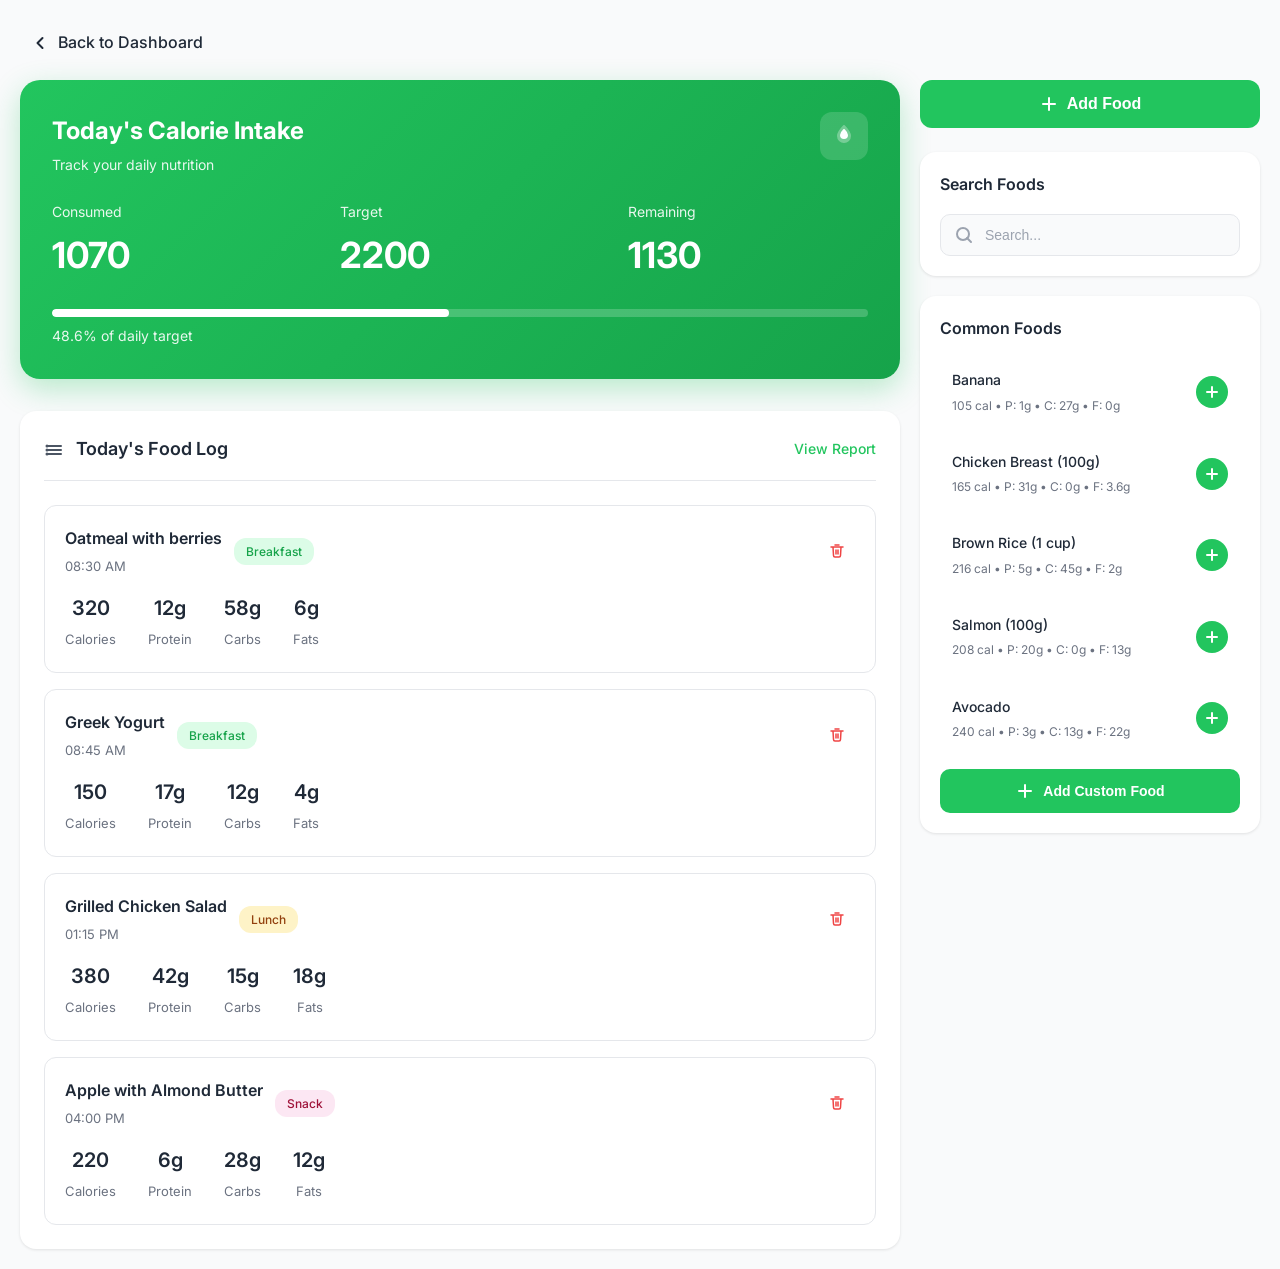
<file: food-log.html>
<!DOCTYPE html>
<html lang="en">
<head>
    <meta charset="UTF-8">
    <meta name="viewport" content="width=device-width, initial-scale=1.0">
    <title>Food Log - NutriLife</title>
    <link rel="stylesheet" href="food-log.css">
    <link rel="preconnect" href="https://fonts.googleapis.com">
    <link rel="preconnect" href="https://fonts.gstatic.com" crossorigin>
    <link href="https://fonts.googleapis.com/css2?family=Inter:wght@400;500;600;700&display=swap" rel="stylesheet">
</head>
<body>
    <div class="page-container">
        <!-- Back Navigation -->
        <div class="back-nav">
            <a href="dashboard.html" class="back-link">
                <svg class="back-arrow" width="20" height="20" viewBox="0 0 20 20" fill="none" xmlns="http://www.w3.org/2000/svg">
                    <path d="M12.5 15L7.5 10L12.5 5" stroke="#1F2937" stroke-width="2" stroke-linecap="round" stroke-linejoin="round"/>
                </svg>
                <span>Back to Dashboard</span>
            </a>
        </div>

        <!-- Main Content -->
        <div class="main-content">
            <!-- Calorie Intake Card -->
            <div class="calorie-card">
                <div class="calorie-header">
                    <div>
                        <h2 class="calorie-title">Today's Calorie Intake</h2>
                        <p class="calorie-subtitle">Track your daily nutrition</p>
                    </div>
                    <button class="fire-btn">
                        <svg width="24" height="24" viewBox="0 0 24 24" fill="none" xmlns="http://www.w3.org/2000/svg">
                            <path d="M12 2C12 2 6 8 6 12C6 15.314 8.686 18 12 18C15.314 18 18 15.314 18 12C18 8 12 2 12 2Z" stroke="white" stroke-width="2" stroke-linecap="round" stroke-linejoin="round" fill="white" opacity="0.3"/>
                            <path d="M12 6C12 6 9 9 9 11C9 12.657 10.343 14 12 14C13.657 14 15 12.657 15 11C15 9 12 6 12 6Z" stroke="white" stroke-width="2" stroke-linecap="round" stroke-linejoin="round" fill="white"/>
                        </svg>
                    </button>
                </div>
                
                <div class="calorie-stats">
                    <div class="stat-item">
                        <p class="stat-label">Consumed</p>
                        <p class="stat-value" id="consumed">1070</p>
                    </div>
                    <div class="stat-item">
                        <p class="stat-label">Target</p>
                        <p class="stat-value" id="target">2200</p>
                    </div>
                    <div class="stat-item">
                        <p class="stat-label">Remaining</p>
                        <p class="stat-value" id="remaining">1130</p>
                    </div>
                </div>
                
                <div class="progress-container">
                    <div class="progress-bar">
                        <div class="progress-fill" id="progressFill"></div>
                    </div>
                    <p class="progress-text" id="progressText">48.6% of daily target</p>
                </div>
            </div>

            <!-- Food Log Section -->
            <div class="food-log-section">
                <div class="food-log-header">
                    <div class="header-left">
                        <svg width="20" height="20" viewBox="0 0 20 20" fill="none" xmlns="http://www.w3.org/2000/svg">
                            <path d="M3 6H17" stroke="#4B5563" stroke-width="2" stroke-linecap="round"/>
                            <path d="M3 10H17" stroke="#4B5563" stroke-width="2" stroke-linecap="round"/>
                            <path d="M3 14H17" stroke="#4B5563" stroke-width="2" stroke-linecap="round"/>
                            <circle cx="3" cy="6" r="1.5" fill="#4B5563"/>
                            <circle cx="3" cy="10" r="1.5" fill="#4B5563"/>
                            <circle cx="3" cy="14" r="1.5" fill="#4B5563"/>
                        </svg>
                        <h3 class="food-log-title">Today's Food Log</h3>
                    </div>
                    <a href="#" class="view-report">View Report</a>
                </div>

                <!-- Food Entries -->
                <div class="food-entries" id="foodEntries">
                    <!-- Food entries will be dynamically added here -->
                </div>
            </div>
        </div>

        <!-- Right Sidebar -->
        <aside class="right-sidebar">
            <button class="add-food-btn" id="addFoodBtn">
                <svg width="20" height="20" viewBox="0 0 20 20" fill="none" xmlns="http://www.w3.org/2000/svg">
                    <path d="M10 4V16" stroke="white" stroke-width="2" stroke-linecap="round"/>
                    <path d="M4 10H16" stroke="white" stroke-width="2" stroke-linecap="round"/>
                </svg>
                Add Food
            </button>

            <div class="search-section">
                <h4 class="sidebar-title">Search Foods</h4>
                <div class="search-box">
                    <svg class="search-icon" width="20" height="20" viewBox="0 0 20 20" fill="none" xmlns="http://www.w3.org/2000/svg">
                        <circle cx="9" cy="9" r="6" stroke="#9CA3AF" stroke-width="2"/>
                        <path d="M13 13L17 17" stroke="#9CA3AF" stroke-width="2" stroke-linecap="round"/>
                    </svg>
                    <input type="text" class="search-input" placeholder="Search..." id="searchInput">
                </div>
            </div>

            <div class="common-foods-section">
                <h4 class="sidebar-title">Common Foods</h4>
                <div class="common-foods-list" id="commonFoodsList">
                    <!-- Common foods will be dynamically added here -->
                </div>
                <button class="add-custom-btn" id="addCustomBtn">
                    <svg width="20" height="20" viewBox="0 0 20 20" fill="none" xmlns="http://www.w3.org/2000/svg">
                        <path d="M10 4V16" stroke="white" stroke-width="2" stroke-linecap="round"/>
                        <path d="M4 10H16" stroke="white" stroke-width="2" stroke-linecap="round"/>
                    </svg>
                    Add Custom Food
                </button>
            </div>
        </aside>
    </div>

    <script src="food-log.js"></script>
</body>
</html>
</file>
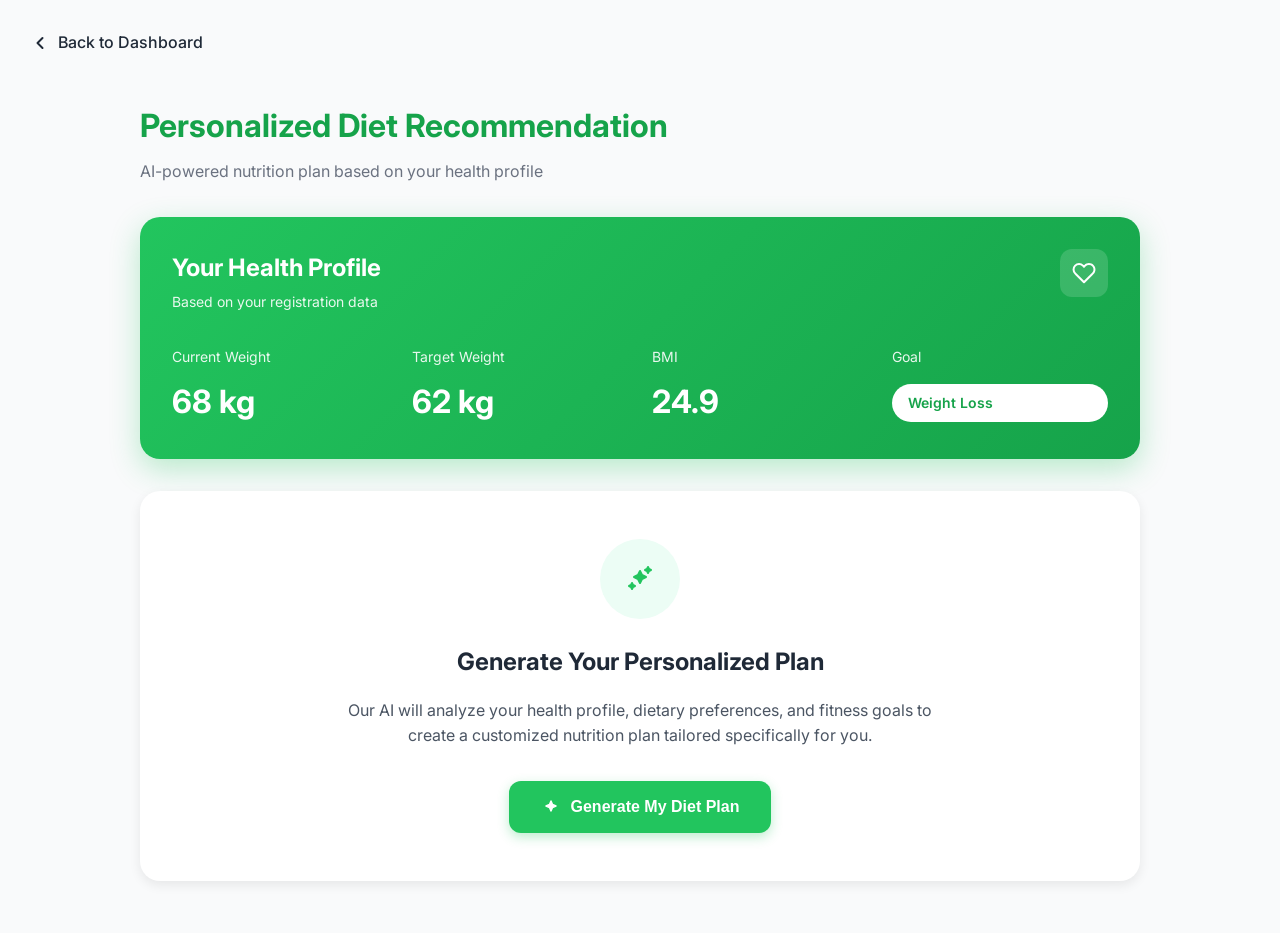
<file: recommendation.html>
<!DOCTYPE html>
<html lang="en">
<head>
    <meta charset="UTF-8">
    <meta name="viewport" content="width=device-width, initial-scale=1.0">
    <title>Personalized Diet Recommendation - NutriLife</title>
    <link rel="stylesheet" href="recommendation.css">
    <link rel="preconnect" href="https://fonts.googleapis.com">
    <link rel="preconnect" href="https://fonts.gstatic.com" crossorigin>
    <link href="https://fonts.googleapis.com/css2?family=Inter:wght@400;500;600;700&display=swap" rel="stylesheet">
</head>
<body>
    <div class="page-container">
        <!-- Back Navigation -->
        <div class="back-nav">
            <a href="dashboard.html" class="back-link">
                <svg class="back-arrow" width="20" height="20" viewBox="0 0 20 20" fill="none" xmlns="http://www.w3.org/2000/svg">
                    <path d="M12.5 15L7.5 10L12.5 5" stroke="#1F2937" stroke-width="2" stroke-linecap="round" stroke-linejoin="round"/>
                </svg>
                <span>Back to Dashboard</span>
            </a>
        </div>

        <!-- Main Content -->
        <div class="main-content">
            <!-- Page Header -->
            <div class="page-header">
                <h1 class="page-title">Personalized Diet Recommendation</h1>
                <p class="page-subtitle">AI-powered nutrition plan based on your health profile</p>
            </div>

            <!-- Health Profile Card -->
            <div class="health-profile-card">
                <div class="profile-header">
                    <div>
                        <h2 class="profile-title">Your Health Profile</h2>
                        <p class="profile-subtitle">Based on your registration data</p>
                    </div>
                    <button class="heart-btn" id="heartBtn">
                        <svg width="24" height="24" viewBox="0 0 24 24" fill="none" xmlns="http://www.w3.org/2000/svg">
                            <path d="M20.84 4.61C20.3292 4.099 19.7228 3.69364 19.0554 3.41708C18.3879 3.14052 17.6725 2.99817 16.95 2.99817C16.2275 2.99817 15.5121 3.14052 14.8446 3.41708C14.1772 3.69364 13.5708 4.099 13.06 4.61L12 5.67L10.94 4.61C9.9083 3.57831 8.50903 2.99871 7.05 2.99871C5.59096 2.99871 4.19169 3.57831 3.16 4.61C2.1283 5.64169 1.54871 7.04097 1.54871 8.5C1.54871 9.95903 2.1283 11.3583 3.16 12.39L4.22 13.45L12 21.23L19.78 13.45L20.84 12.39C21.351 11.8792 21.7563 11.2728 22.0329 10.6053C22.3095 9.93789 22.4518 9.22248 22.4518 8.5C22.4518 7.77752 22.3095 7.06211 22.0329 6.39464C21.7563 5.72718 21.351 5.12075 20.84 4.61Z" stroke="white" stroke-width="2" stroke-linecap="round" stroke-linejoin="round"/>
                        </svg>
                    </button>
                </div>

                <div class="health-stats">
                    <div class="stat-box">
                        <p class="stat-label">Current Weight</p>
                        <p class="stat-value" id="currentWeight">68 kg</p>
                    </div>
                    <div class="stat-box">
                        <p class="stat-label">Target Weight</p>
                        <p class="stat-value" id="targetWeight">62 kg</p>
                    </div>
                    <div class="stat-box">
                        <p class="stat-label">BMI</p>
                        <p class="stat-value" id="bmi">24.9</p>
                    </div>
                    <div class="stat-box">
                        <p class="stat-label">Goal</p>
                        <span class="goal-badge" id="goalBadge">Weight Loss</span>
                    </div>
                </div>
            </div>

            <!-- Generate Plan Section -->
            <div class="generate-section">
                <div class="generate-card">
                    <div class="ai-icon">
                        <svg width="32" height="32" viewBox="0 0 32 32" fill="none" xmlns="http://www.w3.org/2000/svg">
                            <path d="M16 8L18 12L22 14L18 16L16 20L14 16L10 14L14 12L16 8Z" stroke="#22C55E" stroke-width="2" stroke-linecap="round" stroke-linejoin="round" fill="#22C55E"/>
                            <path d="M24 4L25 6L27 7L25 8L24 10L23 8L21 7L23 6L24 4Z" stroke="#22C55E" stroke-width="2" stroke-linecap="round" stroke-linejoin="round" fill="#22C55E"/>
                            <path d="M8 20L9 22L11 23L9 24L8 26L7 24L5 23L7 22L8 20Z" stroke="#22C55E" stroke-width="2" stroke-linecap="round" stroke-linejoin="round" fill="#22C55E"/>
                        </svg>
                    </div>
                    
                    <h3 class="generate-title">Generate Your Personalized Plan</h3>
                    <p class="generate-description">
                        Our AI will analyze your health profile, dietary preferences, and fitness goals to create a customized nutrition plan tailored specifically for you.
                    </p>
                    
                    <button class="generate-btn" id="generateBtn">
                        <svg width="20" height="20" viewBox="0 0 20 20" fill="none" xmlns="http://www.w3.org/2000/svg">
                            <path d="M10 4L11.5 7.5L15 9L11.5 10.5L10 14L8.5 10.5L5 9L8.5 7.5L10 4Z" stroke="white" stroke-width="1.5" stroke-linecap="round" stroke-linejoin="round" fill="white"/>
                        </svg>
                        <span id="btnText">Generate My Diet Plan</span>
                    </button>

                    <!-- Loading State (hidden by default) -->
                    <div class="loading-state" id="loadingState" style="display: none;">
                        <div class="spinner"></div>
                        <p class="loading-text">Analyzing your health profile...</p>
                    </div>
                </div>
            </div>

            <!-- Generated Plan Preview (hidden by default) -->
            <div class="plan-preview" id="planPreview" style="display: none;">
                <div class="preview-header">
                    <h3 class="preview-title">Your Personalized Plan is Ready!</h3>
                    <p class="preview-subtitle">Here's a quick overview of your customized nutrition plan</p>
                </div>

                <div class="preview-content">
                    <div class="preview-card">
                        <div class="preview-icon">
                            <svg width="24" height="24" viewBox="0 0 24 24" fill="none" xmlns="http://www.w3.org/2000/svg">
                                <path d="M12 2L15.09 8.26L22 9.27L17 14.14L18.18 21.02L12 17.77L5.82 21.02L7 14.14L2 9.27L8.91 8.26L12 2Z" fill="#22C55E" stroke="#22C55E" stroke-width="2" stroke-linecap="round" stroke-linejoin="round"/>
                            </svg>
                        </div>
                        <h4 class="preview-card-title">Daily Calorie Target</h4>
                        <p class="preview-card-value" id="calorieTarget">2200 kcal</p>
                        <p class="preview-card-detail">Optimized for weight loss</p>
                    </div>

                    <div class="preview-card">
                        <div class="preview-icon">
                            <svg width="24" height="24" viewBox="0 0 24 24" fill="none" xmlns="http://www.w3.org/2000/svg">
                                <path d="M21 16V8C20.9996 7.64927 20.9071 7.30481 20.7315 7 20.556 6.69519 20.3037 6.44337 20 6.27L13 2.27C12.696 2.09634 12.3511 2.00444 12 2.00444C11.6489 2.00444 11.304 2.09634 11 2.27L4 6.27C3.69626 6.44337 3.44398 6.69519 3.26846 7C3.09294 7.30481 3.00036 7.64927 3 8V16C3.00036 16.3507 3.09294 16.6952 3.26846 17C3.44398 17.3048 3.69626 17.5566 4 17.73L11 21.73C11.304 21.9037 11.6489 21.9956 12 21.9956C12.3511 21.9956 12.696 21.9037 13 21.73L20 17.73C20.3037 17.5566 20.556 17.3048 20.7315 17C20.9071 16.6952 20.9996 16.3507 21 16Z" fill="#3B82F6" stroke="#3B82F6" stroke-width="2" stroke-linecap="round" stroke-linejoin="round"/>
                            </svg>
                        </div>
                        <h4 class="preview-card-title">Macro Split</h4>
                        <p class="preview-card-value">40/30/30</p>
                        <p class="preview-card-detail">Carbs / Protein / Fats</p>
                    </div>

                    <div class="preview-card">
                        <div class="preview-icon">
                            <svg width="24" height="24" viewBox="0 0 24 24" fill="none" xmlns="http://www.w3.org/2000/svg">
                                <rect x="3" y="4" width="18" height="18" rx="2" fill="#F97316" stroke="#F97316" stroke-width="2"/>
                                <path d="M8 2V6M16 2V6M3 10H21" stroke="#F97316" stroke-width="2" stroke-linecap="round"/>
                            </svg>
                        </div>
                        <h4 class="preview-card-title">Meal Frequency</h4>
                        <p class="preview-card-value">5 meals</p>
                        <p class="preview-card-detail">3 main + 2 snacks per day</p>
                    </div>
                </div>

                <div class="preview-actions">
                    <a href="diet-plan.html" class="view-plan-btn">
                        View Full Plan
                        <svg width="20" height="20" viewBox="0 0 20 20" fill="none" xmlns="http://www.w3.org/2000/svg">
                            <path d="M7.5 5L12.5 10L7.5 15" stroke="white" stroke-width="2" stroke-linecap="round" stroke-linejoin="round"/>
                        </svg>
                    </a>
                    <button class="regenerate-btn" id="regenerateBtn">
                        <svg width="18" height="18" viewBox="0 0 18 18" fill="none" xmlns="http://www.w3.org/2000/svg">
                            <path d="M1 4V10H7" stroke="currentColor" stroke-width="2" stroke-linecap="round" stroke-linejoin="round"/>
                            <path d="M17 14V8H11" stroke="currentColor" stroke-width="2" stroke-linecap="round" stroke-linejoin="round"/>
                            <path d="M16.49 5C15.5453 3.53925 14.2263 2.37587 12.6788 1.63479C11.1312 0.893716 9.41516 0.601363 7.7148 0.788661C6.01444 0.975959 4.39732 1.63588 3.04035 2.69129C1.68337 3.74671 0.636753 5.15509 0.0200012 6.75M17.98 11.25C17.3632 12.8449 16.3166 14.2533 14.9597 15.3087C13.6027 16.3641 11.9856 17.024 10.2852 17.2113C8.58485 17.3986 6.86877 17.1063 5.32123 16.3652C3.77368 15.6241 2.45465 14.4607 1.51001 13" stroke="currentColor" stroke-width="2" stroke-linecap="round" stroke-linejoin="round"/>
                        </svg>
                        Regenerate Plan
                    </button>
                </div>
            </div>
        </div>
    </div>

    <script src="recommendation.js"></script>
</body>
</html>
</file>
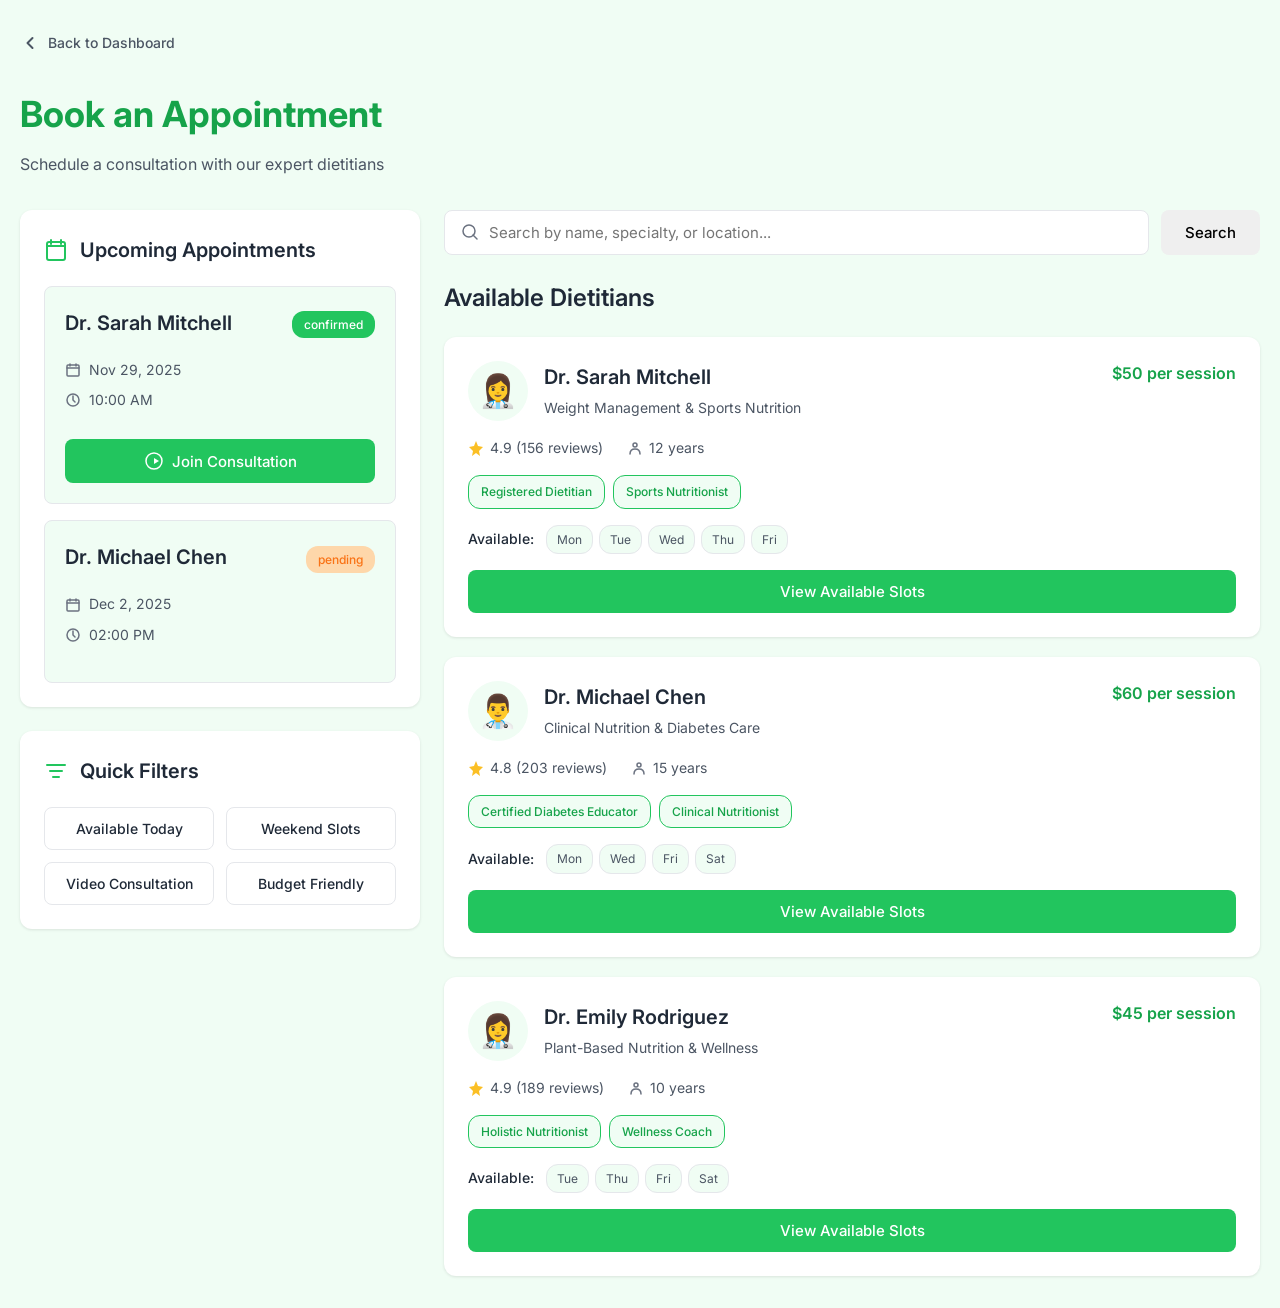
<file: Nutrilife/appointments.html>
<!DOCTYPE html>
<html lang="en">
<head>
    <meta charset="UTF-8">
    <meta name="viewport" content="width=device-width, initial-scale=1.0">
    <title>Book an Appointment - NutriLife</title>
    <link rel="stylesheet" href="appointments.css">
    <link rel="preconnect" href="https://fonts.googleapis.com">
    <link rel="preconnect" href="https://fonts.gstatic.com" crossorigin>
    <link href="https://fonts.googleapis.com/css2?family=Inter:wght@400;500;600;700&display=swap" rel="stylesheet">
</head>
<body>
    <div class="appointments-container">
        <div class="container">
            <!-- Header Section -->
            <div class="header-section">
                <a href="dashboard.html" class="back-link">
                    <svg width="20" height="20" viewBox="0 0 20 20" fill="none" xmlns="http://www.w3.org/2000/svg">
                        <path d="M12.5 15L7.5 10L12.5 5" stroke="currentColor" stroke-width="2" stroke-linecap="round" stroke-linejoin="round"/>
                    </svg>
                    <span>Back to Dashboard</span>
                </a>
                <div class="header-content">
                    <div>
                        <h1 class="page-title">Book an Appointment</h1>
                        <p class="page-subtitle">Schedule a consultation with our expert dietitians</p>
                    </div>
                </div>
            </div>

            <!-- Main Content Grid -->
            <div class="content-grid">
                <!-- Left Column -->
                <div class="left-column">
                    <!-- Upcoming Appointments -->
                    <div class="card">
                        <div class="card-header">
                            <svg class="header-icon" width="24" height="24" viewBox="0 0 24 24" fill="none" xmlns="http://www.w3.org/2000/svg">
                                <rect x="3" y="4" width="18" height="18" rx="2" stroke="#22C55E" stroke-width="2"/>
                                <path d="M3 8H21" stroke="#22C55E" stroke-width="2" stroke-linecap="round"/>
                                <path d="M7 2V6" stroke="#22C55E" stroke-width="2" stroke-linecap="round"/>
                                <path d="M17 2V6" stroke="#22C55E" stroke-width="2" stroke-linecap="round"/>
                            </svg>
                            <h2 class="card-title">Upcoming Appointments</h2>
                        </div>
                        <div class="appointments-list">
                            <div class="appointment-card">
                                <div class="appointment-header">
                                    <h3 class="dietitian-name">Dr. Sarah Mitchell</h3>
                                    <span class="status-badge status-confirmed">confirmed</span>
                                </div>
                                <div class="appointment-details">
                                    <div class="detail-item">
                                        <svg width="16" height="16" viewBox="0 0 16 16" fill="none" xmlns="http://www.w3.org/2000/svg">
                                            <rect x="2" y="3" width="12" height="11" rx="1" stroke="#6B7280" stroke-width="1.5"/>
                                            <path d="M2 6H14" stroke="#6B7280" stroke-width="1.5" stroke-linecap="round"/>
                                            <path d="M5 2V4" stroke="#6B7280" stroke-width="1.5" stroke-linecap="round"/>
                                            <path d="M11 2V4" stroke="#6B7280" stroke-width="1.5" stroke-linecap="round"/>
                                        </svg>
                                        <span>Nov 29, 2025</span>
                                    </div>
                                    <div class="detail-item">
                                        <svg width="16" height="16" viewBox="0 0 16 16" fill="none" xmlns="http://www.w3.org/2000/svg">
                                            <circle cx="8" cy="8" r="6" stroke="#6B7280" stroke-width="1.5"/>
                                            <path d="M8 4V8L10 10" stroke="#6B7280" stroke-width="1.5" stroke-linecap="round"/>
                                        </svg>
                                        <span>10:00 AM</span>
                                    </div>
                                </div>
                                <button class="btn btn-primary btn-join">
                                    <svg width="20" height="20" viewBox="0 0 20 20" fill="none" xmlns="http://www.w3.org/2000/svg">
                                        <path d="M15 10L10 7V13L15 10Z" fill="white"/>
                                        <circle cx="10" cy="10" r="8" stroke="white" stroke-width="1.5"/>
                                    </svg>
                                    Join Consultation
                                </button>
                            </div>
                            <div class="appointment-card">
                                <div class="appointment-header">
                                    <h3 class="dietitian-name">Dr. Michael Chen</h3>
                                    <span class="status-badge status-pending">pending</span>
                                </div>
                                <div class="appointment-details">
                                    <div class="detail-item">
                                        <svg width="16" height="16" viewBox="0 0 16 16" fill="none" xmlns="http://www.w3.org/2000/svg">
                                            <rect x="2" y="3" width="12" height="11" rx="1" stroke="#6B7280" stroke-width="1.5"/>
                                            <path d="M2 6H14" stroke="#6B7280" stroke-width="1.5" stroke-linecap="round"/>
                                            <path d="M5 2V4" stroke="#6B7280" stroke-width="1.5" stroke-linecap="round"/>
                                            <path d="M11 2V4" stroke="#6B7280" stroke-width="1.5" stroke-linecap="round"/>
                                        </svg>
                                        <span>Dec 2, 2025</span>
                                    </div>
                                    <div class="detail-item">
                                        <svg width="16" height="16" viewBox="0 0 16 16" fill="none" xmlns="http://www.w3.org/2000/svg">
                                            <circle cx="8" cy="8" r="6" stroke="#6B7280" stroke-width="1.5"/>
                                            <path d="M8 4V8L10 10" stroke="#6B7280" stroke-width="1.5" stroke-linecap="round"/>
                                        </svg>
                                        <span>02:00 PM</span>
                                    </div>
                                </div>
                            </div>
                        </div>
                    </div>

                    <!-- Quick Filters -->
                    <div class="card">
                        <div class="card-header">
                            <svg class="header-icon" width="24" height="24" viewBox="0 0 24 24" fill="none" xmlns="http://www.w3.org/2000/svg">
                                <path d="M3 6H21M6 12H18M9 18H15" stroke="#22C55E" stroke-width="2" stroke-linecap="round"/>
                            </svg>
                            <h2 class="card-title">Quick Filters</h2>
                        </div>
                        <div class="filters-grid">
                            <button class="filter-btn" data-filter="today">Available Today</button>
                            <button class="filter-btn" data-filter="weekend">Weekend Slots</button>
                            <button class="filter-btn" data-filter="video">Video Consultation</button>
                            <button class="filter-btn" data-filter="budget">Budget Friendly</button>
                        </div>
                    </div>
                </div>

                <!-- Right Column -->
                <div class="right-column">
                    <!-- Search Bar -->
                    <div class="search-section">
                        <div class="search-bar">
                            <svg class="search-icon" width="20" height="20" viewBox="0 0 20 20" fill="none" xmlns="http://www.w3.org/2000/svg">
                                <circle cx="9" cy="9" r="6" stroke="#6B7280" stroke-width="1.5"/>
                                <path d="M13 13L17 17" stroke="#6B7280" stroke-width="1.5" stroke-linecap="round"/>
                            </svg>
                            <input type="text" id="searchInput" class="search-input" placeholder="Search by name, specialty, or location...">
                        </div>
                        <button class="btn btn-search">Search</button>
                    </div>

                    <!-- Available Dietitians -->
                    <div class="dietitians-section">
                        <h2 class="section-title">Available Dietitians</h2>
                        <div class="dietitians-list" id="dietitiansList">
                            <!-- Dr. Sarah Mitchell -->
                            <div class="dietitian-card" data-name="sarah mitchell" data-specialty="weight management sports nutrition" data-available="mon tue wed thu fri" data-price="50">
                                <div class="dietitian-header">
                                    <div class="dietitian-avatar">👩‍⚕️</div>
                                    <div class="dietitian-info">
                                        <h3 class="dietitian-name">Dr. Sarah Mitchell</h3>
                                        <p class="dietitian-specialty">Weight Management & Sports Nutrition</p>
                                    </div>
                                    <div class="price-tag">$50 per session</div>
                                </div>
                                <div class="dietitian-details">
                                    <div class="detail-row">
                                        <svg width="16" height="16" viewBox="0 0 16 16" fill="none" xmlns="http://www.w3.org/2000/svg">
                                            <path d="M8 1L10 6L15 7L11 11L12 16L8 13L4 16L5 11L1 7L6 6L8 1Z" fill="#FBBF24"/>
                                        </svg>
                                        <span>4.9 (156 reviews)</span>
                                    </div>
                                    <div class="detail-row">
                                        <svg width="16" height="16" viewBox="0 0 16 16" fill="none" xmlns="http://www.w3.org/2000/svg">
                                            <circle cx="8" cy="5" r="2" stroke="#6B7280" stroke-width="1.5"/>
                                            <path d="M3 14C3 11 5 9 8 9C11 9 13 11 13 14" stroke="#6B7280" stroke-width="1.5" stroke-linecap="round"/>
                                        </svg>
                                        <span>12 years</span>
                                    </div>
                                </div>
                                <div class="dietitian-tags">
                                    <span class="tag tag-green">Registered Dietitian</span>
                                    <span class="tag tag-green">Sports Nutritionist</span>
                                </div>
                                <div class="availability">
                                    <span class="availability-label">Available:</span>
                                    <div class="availability-days">
                                        <span class="day-tag">Mon</span>
                                        <span class="day-tag">Tue</span>
                                        <span class="day-tag">Wed</span>
                                        <span class="day-tag">Thu</span>
                                        <span class="day-tag">Fri</span>
                                    </div>
                                </div>
                                <button class="btn btn-primary btn-slots">View Available Slots</button>
                            </div>

                            <!-- Dr. Michael Chen -->
                            <div class="dietitian-card" data-name="michael chen" data-specialty="clinical nutrition diabetes care" data-available="mon wed fri sat" data-price="60">
                                <div class="dietitian-header">
                                    <div class="dietitian-avatar">👨‍⚕️</div>
                                    <div class="dietitian-info">
                                        <h3 class="dietitian-name">Dr. Michael Chen</h3>
                                        <p class="dietitian-specialty">Clinical Nutrition & Diabetes Care</p>
                                    </div>
                                    <div class="price-tag">$60 per session</div>
                                </div>
                                <div class="dietitian-details">
                                    <div class="detail-row">
                                        <svg width="16" height="16" viewBox="0 0 16 16" fill="none" xmlns="http://www.w3.org/2000/svg">
                                            <path d="M8 1L10 6L15 7L11 11L12 16L8 13L4 16L5 11L1 7L6 6L8 1Z" fill="#FBBF24"/>
                                        </svg>
                                        <span>4.8 (203 reviews)</span>
                                    </div>
                                    <div class="detail-row">
                                        <svg width="16" height="16" viewBox="0 0 16 16" fill="none" xmlns="http://www.w3.org/2000/svg">
                                            <circle cx="8" cy="5" r="2" stroke="#6B7280" stroke-width="1.5"/>
                                            <path d="M3 14C3 11 5 9 8 9C11 9 13 11 13 14" stroke="#6B7280" stroke-width="1.5" stroke-linecap="round"/>
                                        </svg>
                                        <span>15 years</span>
                                    </div>
                                </div>
                                <div class="dietitian-tags">
                                    <span class="tag tag-green">Certified Diabetes Educator</span>
                                    <span class="tag tag-green">Clinical Nutritionist</span>
                                </div>
                                <div class="availability">
                                    <span class="availability-label">Available:</span>
                                    <div class="availability-days">
                                        <span class="day-tag">Mon</span>
                                        <span class="day-tag">Wed</span>
                                        <span class="day-tag">Fri</span>
                                        <span class="day-tag">Sat</span>
                                    </div>
                                </div>
                                <button class="btn btn-primary btn-slots">View Available Slots</button>
                            </div>

                            <!-- Dr. Emily Rodriguez -->
                            <div class="dietitian-card" data-name="emily rodriguez" data-specialty="plant-based nutrition wellness" data-available="tue thu fri sat" data-price="45">
                                <div class="dietitian-header">
                                    <div class="dietitian-avatar">👩‍⚕️</div>
                                    <div class="dietitian-info">
                                        <h3 class="dietitian-name">Dr. Emily Rodriguez</h3>
                                        <p class="dietitian-specialty">Plant-Based Nutrition & Wellness</p>
                                    </div>
                                    <div class="price-tag">$45 per session</div>
                                </div>
                                <div class="dietitian-details">
                                    <div class="detail-row">
                                        <svg width="16" height="16" viewBox="0 0 16 16" fill="none" xmlns="http://www.w3.org/2000/svg">
                                            <path d="M8 1L10 6L15 7L11 11L12 16L8 13L4 16L5 11L1 7L6 6L8 1Z" fill="#FBBF24"/>
                                        </svg>
                                        <span>4.9 (189 reviews)</span>
                                    </div>
                                    <div class="detail-row">
                                        <svg width="16" height="16" viewBox="0 0 16 16" fill="none" xmlns="http://www.w3.org/2000/svg">
                                            <circle cx="8" cy="5" r="2" stroke="#6B7280" stroke-width="1.5"/>
                                            <path d="M3 14C3 11 5 9 8 9C11 9 13 11 13 14" stroke="#6B7280" stroke-width="1.5" stroke-linecap="round"/>
                                        </svg>
                                        <span>10 years</span>
                                    </div>
                                </div>
                                <div class="dietitian-tags">
                                    <span class="tag tag-green">Holistic Nutritionist</span>
                                    <span class="tag tag-green">Wellness Coach</span>
                                </div>
                                <div class="availability">
                                    <span class="availability-label">Available:</span>
                                    <div class="availability-days">
                                        <span class="day-tag">Tue</span>
                                        <span class="day-tag">Thu</span>
                                        <span class="day-tag">Fri</span>
                                        <span class="day-tag">Sat</span>
                                    </div>
                                </div>
                                <button class="btn btn-primary btn-slots">View Available Slots</button>
                            </div>
                        </div>
                    </div>
                </div>
            </div>
        </div>
    </div>

    <script src="appointments.js"></script>
</body>
</html>
</file>
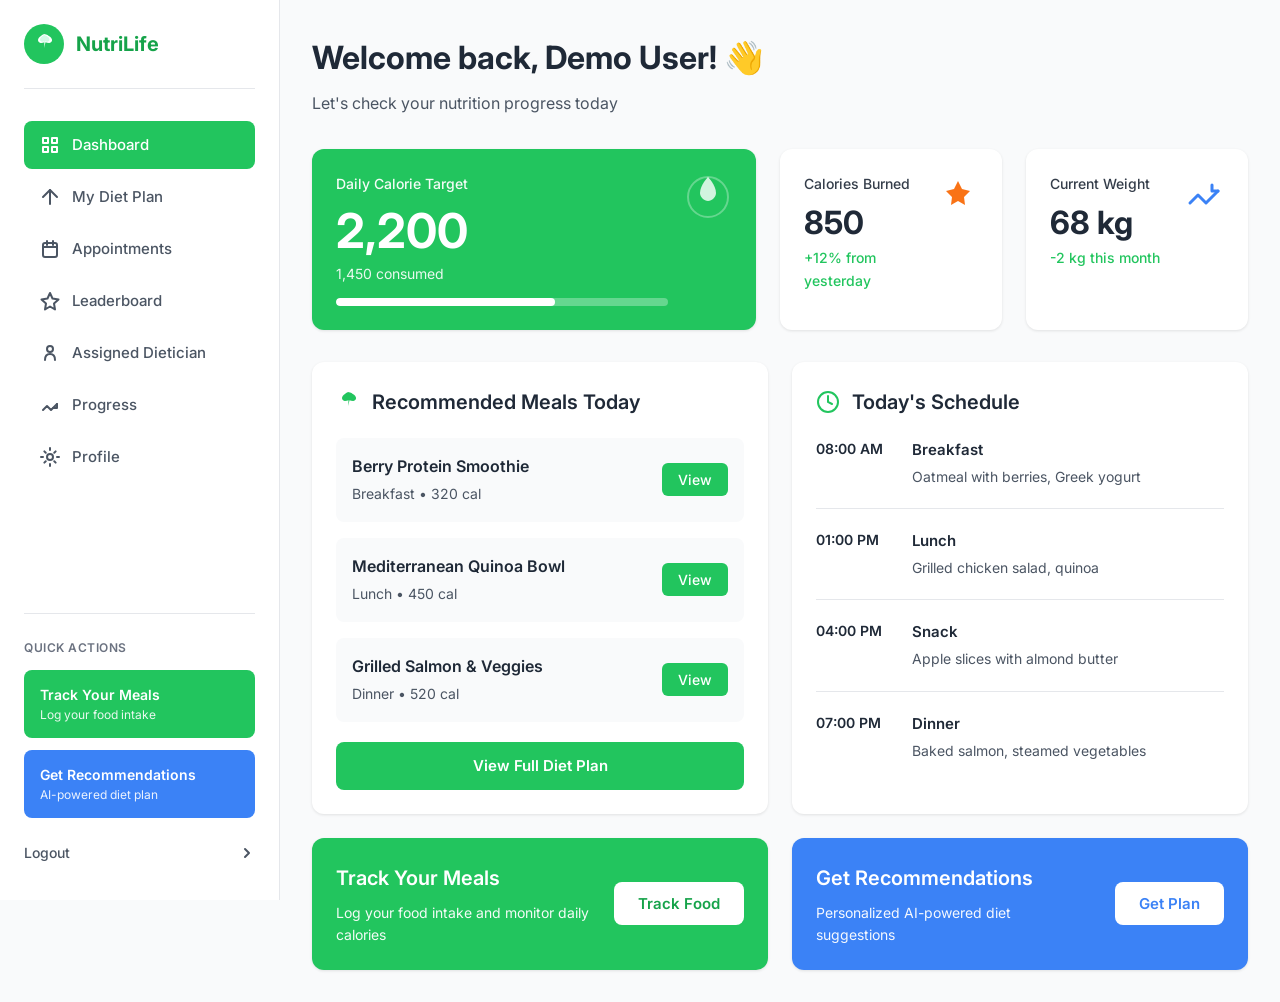
<file: Nutrilife/dashboard.html>
<!DOCTYPE html>
<html lang="en">
<head>
    <meta charset="UTF-8">
    <meta name="viewport" content="width=device-width, initial-scale=1.0">
    <title>Dashboard - NutriLife</title>
    <link rel="stylesheet" href="dashboard.css">
    <link rel="preconnect" href="https://fonts.googleapis.com">
    <link rel="preconnect" href="https://fonts.gstatic.com" crossorigin>
    <link href="https://fonts.googleapis.com/css2?family=Inter:wght@400;500;600;700&display=swap" rel="stylesheet">
</head>
<body>
    <div class="dashboard-container">
        <!-- Left Sidebar -->
        <aside class="sidebar">
            <div class="sidebar-content">
                <!-- Logo -->
                <div class="sidebar-logo">
                    <div class="logo-circle">
                        <svg width="24" height="24" viewBox="0 0 24 24" fill="none" xmlns="http://www.w3.org/2000/svg">
                            <path d="M12 2C12 2 6 5 6 8C6 9.657 7.343 11 9 11C10.296 11 11.516 10.684 12.536 10.182L12 16L13.536 10.182C14.556 10.684 15.776 11 17.072 11C18.729 11 20.072 9.657 20.072 8C20.072 5 14.072 2 12 2Z" fill="white"/>
                            <path d="M12 3C12 3 8 5.25 8 7.5C8 8.75 9 9.75 10.25 9.75C11 9.75 11.75 9.5 12.25 9.25L12 12.5L13.25 9.25C13.75 9.5 14.5 9.75 15.25 9.75C16.5 9.75 17.5 8.75 17.5 7.5C17.5 5.25 13.5 3 12 3Z" fill="#D1FAE5"/>
                        </svg>
                    </div>
                    <span class="logo-text">NutriLife</span>
                </div>

                <!-- Navigation Menu -->
                <nav class="sidebar-nav">
                    <a href="dashboard.html" class="nav-item active">
                        <svg class="nav-icon" width="20" height="20" viewBox="0 0 20 20" fill="none" xmlns="http://www.w3.org/2000/svg">
                            <path d="M3 3H8V8H3V3Z" stroke="currentColor" stroke-width="2" stroke-linecap="round" stroke-linejoin="round"/>
                            <path d="M12 3H17V8H12V3Z" stroke="currentColor" stroke-width="2" stroke-linecap="round" stroke-linejoin="round"/>
                            <path d="M3 12H8V17H3V12Z" stroke="currentColor" stroke-width="2" stroke-linecap="round" stroke-linejoin="round"/>
                            <path d="M12 12H17V17H12V12Z" stroke="currentColor" stroke-width="2" stroke-linecap="round" stroke-linejoin="round"/>
                        </svg>
                        <span>Dashboard</span>
                    </a>
                    <a href="diet-plan.html" class="nav-item">
                        <svg class="nav-icon" width="20" height="20" viewBox="0 0 20 20" fill="none" xmlns="http://www.w3.org/2000/svg">
                            <path d="M3 10L10 3L17 10" stroke="currentColor" stroke-width="2" stroke-linecap="round" stroke-linejoin="round"/>
                            <path d="M10 3V17" stroke="currentColor" stroke-width="2" stroke-linecap="round" stroke-linejoin="round"/>
                        </svg>
                        <span>My Diet Plan</span>
                    </a>
                    <a href="appointments.html" class="nav-item">
                        <svg class="nav-icon" width="20" height="20" viewBox="0 0 20 20" fill="none" xmlns="http://www.w3.org/2000/svg">
                            <rect x="3" y="4" width="14" height="14" rx="2" stroke="currentColor" stroke-width="2"/>
                            <path d="M3 8H17" stroke="currentColor" stroke-width="2" stroke-linecap="round"/>
                            <path d="M7 2V6" stroke="currentColor" stroke-width="2" stroke-linecap="round"/>
                            <path d="M13 2V6" stroke="currentColor" stroke-width="2" stroke-linecap="round"/>
                        </svg>
                        <span>Appointments</span>
                    </a>
                    <a href="leaderboard.html" class="nav-item">
                        <svg class="nav-icon" width="20" height="20" viewBox="0 0 20 20" fill="none" xmlns="http://www.w3.org/2000/svg">
                            <path d="M10 2L12.5 7.5L18.5 8.5L14 12.5L15 18.5L10 15.5L5 18.5L6 12.5L1.5 8.5L7.5 7.5L10 2Z" stroke="currentColor" stroke-width="2" stroke-linecap="round" stroke-linejoin="round"/>
                        </svg>
                        <span>Leaderboard</span>
                    </a>
                    <a href="dietician.html" class="nav-item">
                        <svg class="nav-icon" width="20" height="20" viewBox="0 0 20 20" fill="none" xmlns="http://www.w3.org/2000/svg">
                            <circle cx="10" cy="6" r="3" stroke="currentColor" stroke-width="2"/>
                            <path d="M5 17C5 13 7 11 10 11C13 11 15 13 15 17" stroke="currentColor" stroke-width="2" stroke-linecap="round"/>
                        </svg>
                        <span>Assigned Dietician</span>
                    </a>
                    <a href="#" class="nav-item">
                        <svg class="nav-icon" width="20" height="20" viewBox="0 0 20 20" fill="none" xmlns="http://www.w3.org/2000/svg">
                            <path d="M3 15L7 11L11 15L17 9" stroke="currentColor" stroke-width="2" stroke-linecap="round" stroke-linejoin="round"/>
                            <path d="M17 9V13H13" stroke="currentColor" stroke-width="2" stroke-linecap="round" stroke-linejoin="round"/>
                        </svg>
                        <span>Progress</span>
                    </a>
                    <a href="#" class="nav-item">
                        <svg class="nav-icon" width="20" height="20" viewBox="0 0 20 20" fill="none" xmlns="http://www.w3.org/2000/svg">
                            <circle cx="10" cy="10" r="3" stroke="currentColor" stroke-width="2"/>
                            <path d="M10 1V3M10 17V19M19 10H17M3 10H1M15.657 4.343L14.243 5.757M5.757 14.243L4.343 15.657M15.657 15.657L14.243 14.243M5.757 5.757L4.343 4.343" stroke="currentColor" stroke-width="2" stroke-linecap="round"/>
                        </svg>
                        <span>Profile</span>
                    </a>
                </nav>

                <!-- Quick Actions -->
                <div class="quick-actions">
                    <h3 class="quick-actions-title">QUICK ACTIONS</h3>
                    <button class="quick-action-btn quick-action-green">
                        <div class="quick-action-content">
                            <span class="quick-action-label">Track Your Meals</span>
                            <span class="quick-action-subtitle">Log your food intake</span>
                        </div>
                    </button>
                    <button class="quick-action-btn quick-action-blue">
                        <div class="quick-action-content">
                            <span class="quick-action-label">Get Recommendations</span>
                            <span class="quick-action-subtitle">AI-powered diet plan</span>
                        </div>
                    </button>
                    <a href="index.html" class="logout-link">
                        <span>Logout</span>
                        <svg width="16" height="16" viewBox="0 0 16 16" fill="none" xmlns="http://www.w3.org/2000/svg">
                            <path d="M6 12L10 8L6 4" stroke="currentColor" stroke-width="2" stroke-linecap="round" stroke-linejoin="round"/>
                        </svg>
                    </a>
                </div>
            </div>
        </aside>

        <!-- Main Content -->
        <main class="main-content">
            <!-- Welcome Section -->
            <div class="welcome-section">
                <h1 class="welcome-title">Welcome back, Demo User! 👋</h1>
                <p class="welcome-subtitle">Let's check your nutrition progress today</p>
            </div>

            <!-- Key Metrics Cards -->
            <div class="metrics-grid">
                <div class="metric-card metric-card-primary">
                    <div class="metric-content">
                        <h3 class="metric-label">Daily Calorie Target</h3>
                        <div class="metric-value-large">2,200</div>
                        <div class="metric-value-small">1,450 consumed</div>
                        <div class="progress-bar">
                            <div class="progress-fill" style="width: 66%"></div>
                        </div>
                    </div>
                    <div class="metric-icon">
                        <svg width="48" height="48" viewBox="0 0 48 48" fill="none" xmlns="http://www.w3.org/2000/svg">
                            <circle cx="24" cy="24" r="20" stroke="white" stroke-width="2" stroke-opacity="0.3"/>
                            <path d="M24 4C24 4 16 12 16 20C16 24 20 28 24 28C28 28 32 24 32 20C32 12 24 4 24 4Z" fill="white" fill-opacity="0.8"/>
                        </svg>
                    </div>
                </div>

                <div class="metric-card">
                    <div class="metric-content">
                        <h3 class="metric-label">Calories Burned</h3>
                        <div class="metric-value">850</div>
                        <div class="metric-change positive">+12% from yesterday</div>
                    </div>
                    <div class="metric-icon">
                        <svg width="40" height="40" viewBox="0 0 40 40" fill="none" xmlns="http://www.w3.org/2000/svg">
                            <path d="M20 8L24 16L32 18L26 24L27 32L20 28L13 32L14 24L8 18L16 16L20 8Z" fill="#F97316"/>
                        </svg>
                    </div>
                </div>

                <div class="metric-card">
                    <div class="metric-content">
                        <h3 class="metric-label">Current Weight</h3>
                        <div class="metric-value">68 kg</div>
                        <div class="metric-change positive">-2 kg this month</div>
                    </div>
                    <div class="metric-icon">
                        <svg width="40" height="40" viewBox="0 0 40 40" fill="none" xmlns="http://www.w3.org/2000/svg">
                            <path d="M6 30L14 22L22 30L34 18" stroke="#3B82F6" stroke-width="3" stroke-linecap="round" stroke-linejoin="round"/>
                            <path d="M34 18H28V12" stroke="#3B82F6" stroke-width="3" stroke-linecap="round" stroke-linejoin="round"/>
                        </svg>
                    </div>
                </div>
            </div>

            <!-- Content Grid -->
            <div class="content-grid">
                <!-- Recommended Meals -->
                <div class="content-card">
                    <div class="content-card-header">
                        <div class="content-card-title">
                            <svg class="section-icon" width="24" height="24" viewBox="0 0 24 24" fill="none" xmlns="http://www.w3.org/2000/svg">
                                <path d="M12 2C12 2 6 5 6 8C6 9.657 7.343 11 9 11C10.296 11 11.516 10.684 12.536 10.182L12 16L13.536 10.182C14.556 10.684 15.776 11 17.072 11C18.729 11 20.072 9.657 20.072 8C20.072 5 14.072 2 12 2Z" fill="#22C55E"/>
                            </svg>
                            <h2>Recommended Meals Today</h2>
                        </div>
                    </div>
                    <div class="meals-list">
                        <div class="meal-item">
                            <div class="meal-info">
                                <h4 class="meal-name">Berry Protein Smoothie</h4>
                                <p class="meal-details">Breakfast • 320 cal</p>
                            </div>
                            <button class="meal-view-btn">View</button>
                        </div>
                        <div class="meal-item">
                            <div class="meal-info">
                                <h4 class="meal-name">Mediterranean Quinoa Bowl</h4>
                                <p class="meal-details">Lunch • 450 cal</p>
                            </div>
                            <button class="meal-view-btn">View</button>
                        </div>
                        <div class="meal-item">
                            <div class="meal-info">
                                <h4 class="meal-name">Grilled Salmon & Veggies</h4>
                                <p class="meal-details">Dinner • 520 cal</p>
                            </div>
                            <button class="meal-view-btn">View</button>
                        </div>
                    </div>
                    <a href="diet-plan.html" class="full-plan-btn">View Full Diet Plan</a>
                </div>

                <!-- Today's Schedule -->
                <div class="content-card">
                    <div class="content-card-header">
                        <div class="content-card-title">
                            <svg class="section-icon" width="24" height="24" viewBox="0 0 24 24" fill="none" xmlns="http://www.w3.org/2000/svg">
                                <circle cx="12" cy="12" r="10" stroke="#22C55E" stroke-width="2"/>
                                <path d="M12 6V12L16 14" stroke="#22C55E" stroke-width="2" stroke-linecap="round"/>
                            </svg>
                            <h2>Today's Schedule</h2>
                        </div>
                    </div>
                    <div class="schedule-list">
                        <div class="schedule-item">
                            <div class="schedule-time">08:00 AM</div>
                            <div class="schedule-details">
                                <div class="schedule-meal">Breakfast</div>
                                <div class="schedule-description">Oatmeal with berries, Greek yogurt</div>
                            </div>
                        </div>
                        <div class="schedule-item">
                            <div class="schedule-time">01:00 PM</div>
                            <div class="schedule-details">
                                <div class="schedule-meal">Lunch</div>
                                <div class="schedule-description">Grilled chicken salad, quinoa</div>
                            </div>
                        </div>
                        <div class="schedule-item">
                            <div class="schedule-time">04:00 PM</div>
                            <div class="schedule-details">
                                <div class="schedule-meal">Snack</div>
                                <div class="schedule-description">Apple slices with almond butter</div>
                            </div>
                        </div>
                        <div class="schedule-item">
                            <div class="schedule-time">07:00 PM</div>
                            <div class="schedule-details">
                                <div class="schedule-meal">Dinner</div>
                                <div class="schedule-description">Baked salmon, steamed vegetables</div>
                            </div>
                        </div>
                    </div>
                </div>
            </div>

            <!-- Bottom CTA Sections -->
            <div class="cta-grid">
                <div class="cta-card cta-green">
                    <div class="cta-content">
                        <h3 class="cta-title">Track Your Meals</h3>
                        <p class="cta-description">Log your food intake and monitor daily calories</p>
                    </div>
                    <button class="cta-button">Track Food</button>
                </div>
                <div class="cta-card cta-blue">
                    <div class="cta-content">
                        <h3 class="cta-title">Get Recommendations</h3>
                        <p class="cta-description">Personalized AI-powered diet suggestions</p>
                    </div>
                    <button class="cta-button">Get Plan</button>
                </div>
            </div>
        </main>
    </div>

    <script src="dashboard.js"></script>
</body>
</html>
</file>
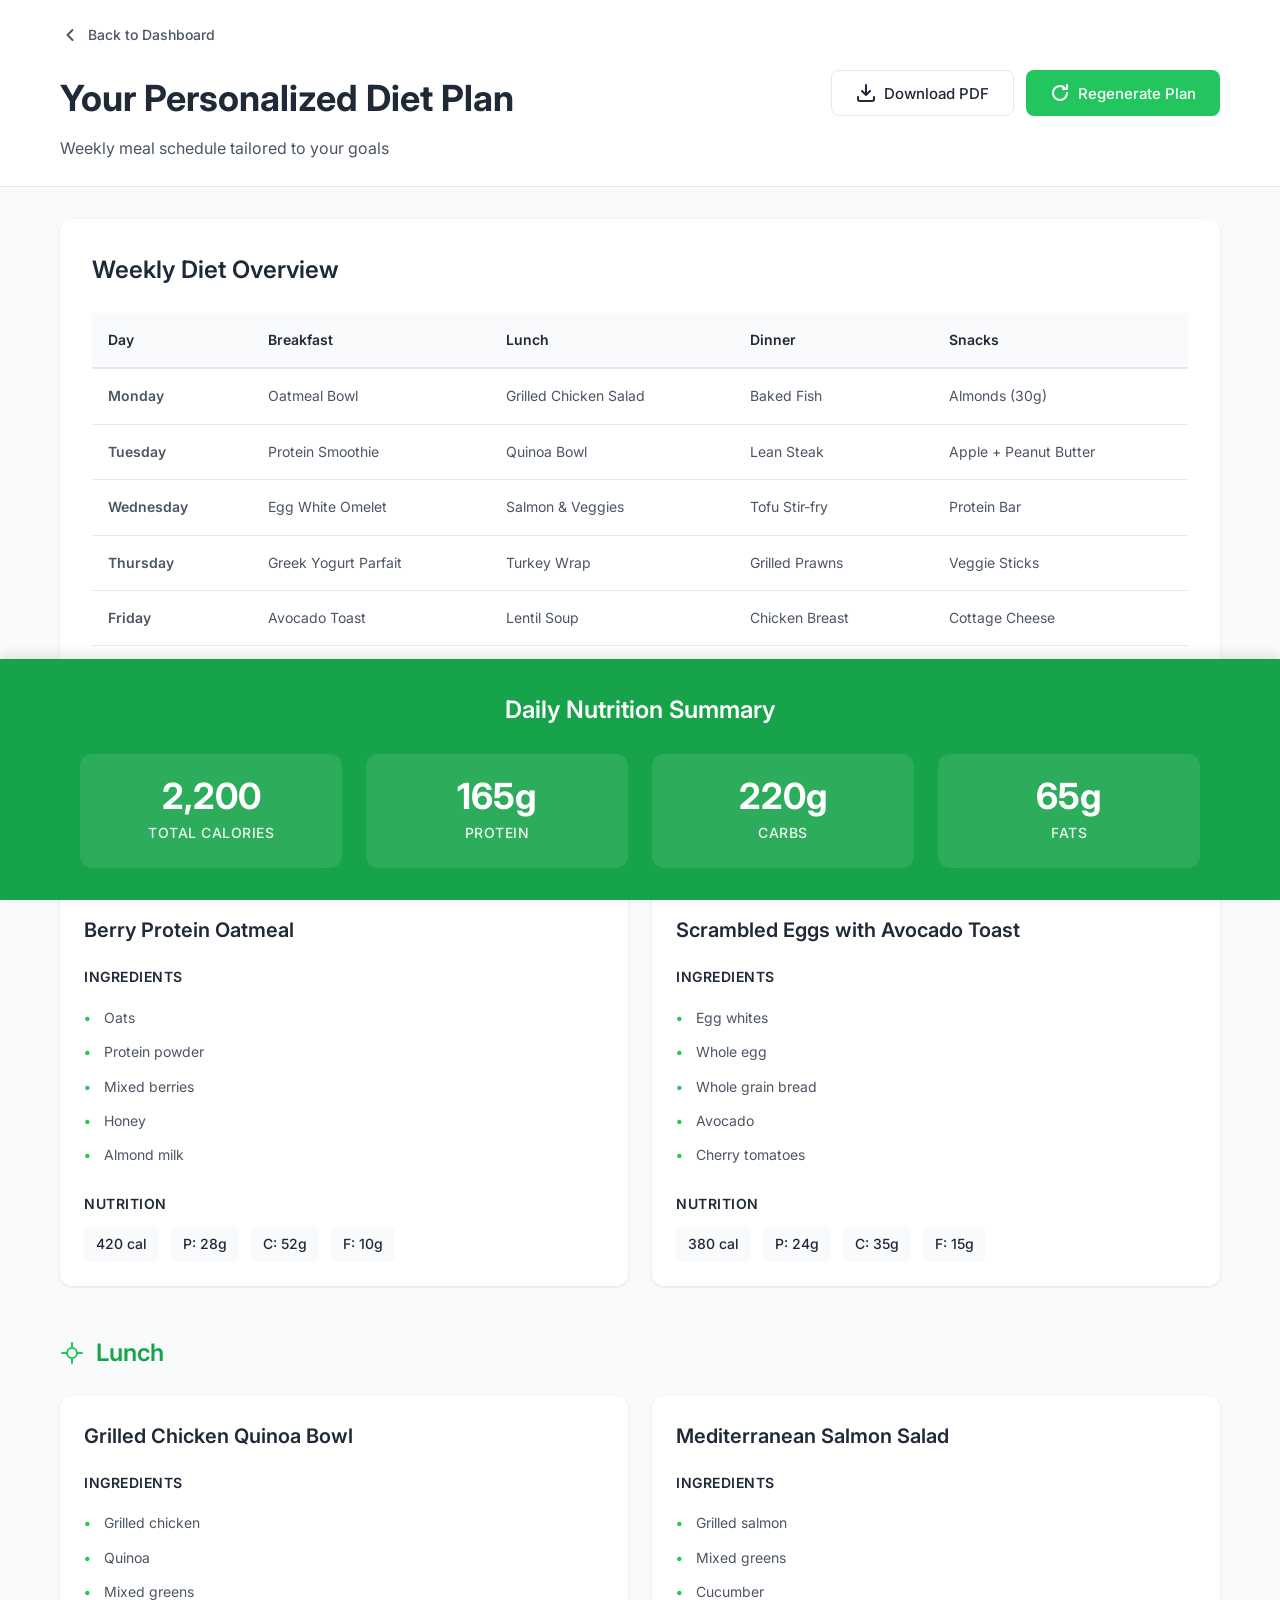
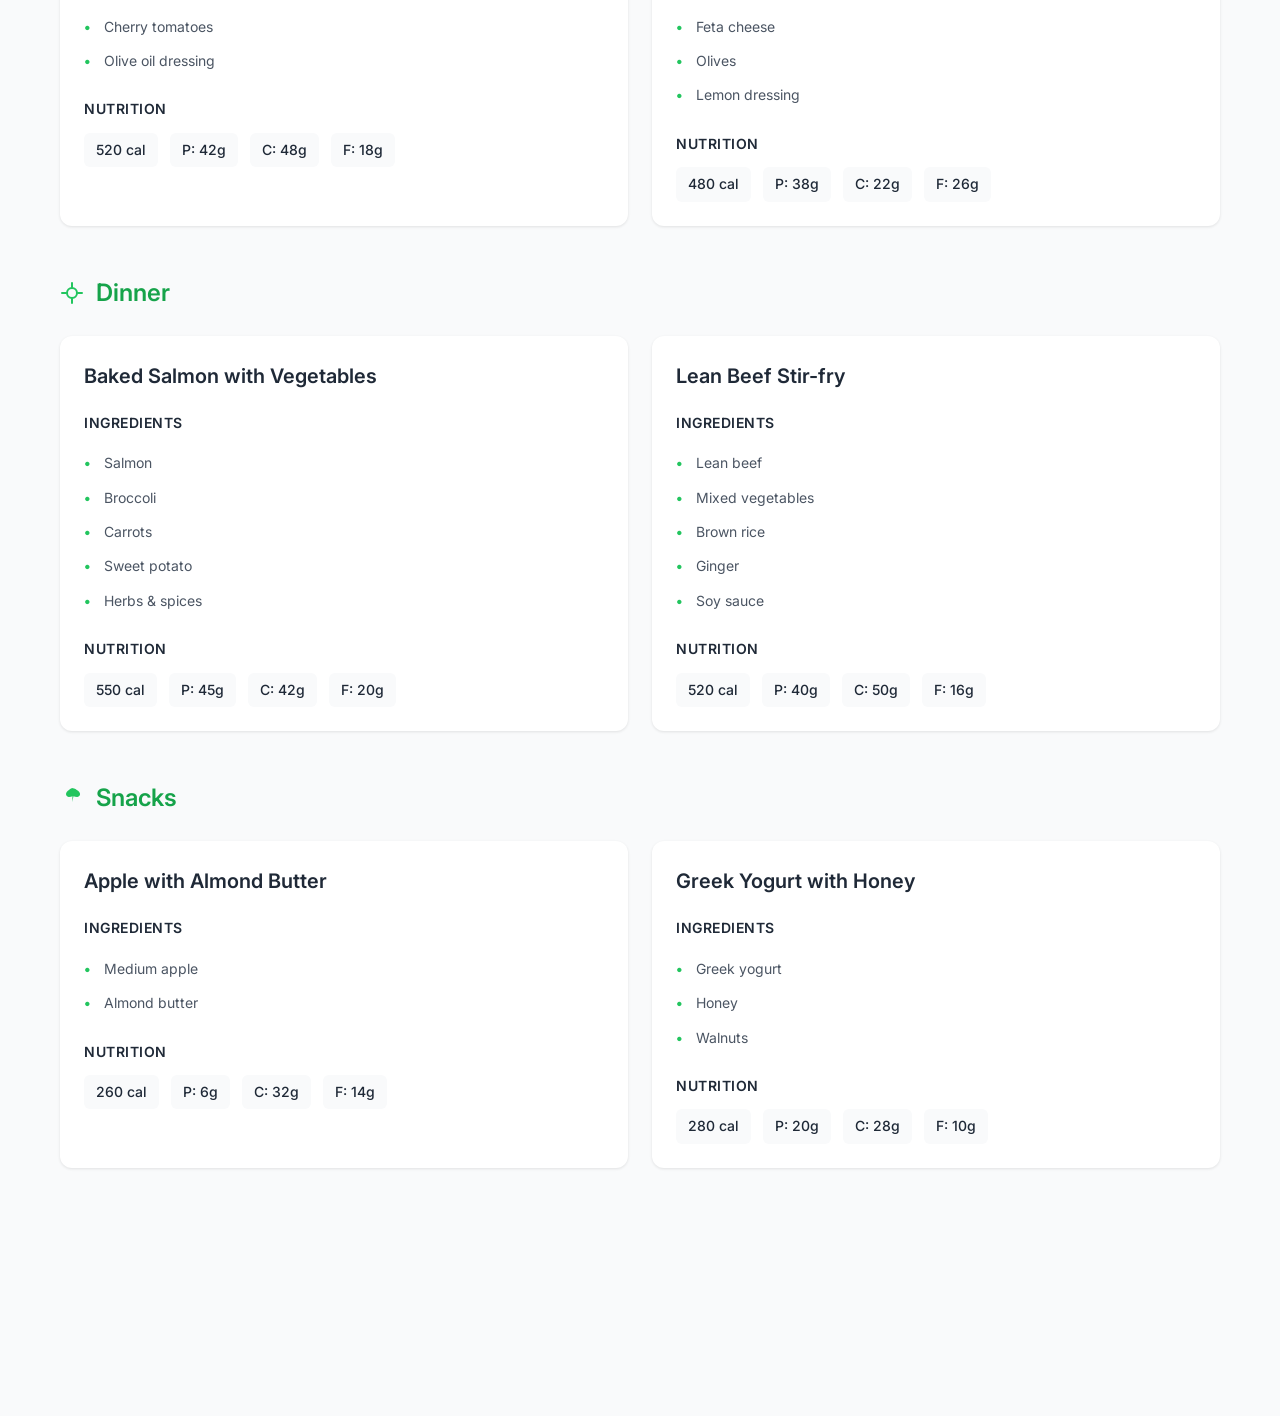
<file: Nutrilife/diet-plan.html>
<!DOCTYPE html>
<html lang="en">
<head>
    <meta charset="UTF-8">
    <meta name="viewport" content="width=device-width, initial-scale=1.0">
    <title>Your Personalized Diet Plan - NutriLife</title>
    <link rel="stylesheet" href="diet-plan.css">
    <link rel="preconnect" href="https://fonts.googleapis.com">
    <link rel="preconnect" href="https://fonts.gstatic.com" crossorigin>
    <link href="https://fonts.googleapis.com/css2?family=Inter:wght@400;500;600;700&display=swap" rel="stylesheet">
</head>
<body>
    <div class="diet-plan-container">
        <!-- Top Section -->
        <div class="top-section">
            <div class="container">
                <a href="dashboard.html" class="back-link">
                    <svg width="20" height="20" viewBox="0 0 20 20" fill="none" xmlns="http://www.w3.org/2000/svg">
                        <path d="M12.5 15L7.5 10L12.5 5" stroke="currentColor" stroke-width="2" stroke-linecap="round" stroke-linejoin="round"/>
                    </svg>
                    <span>Back to Dashboard</span>
                </a>
                
                <div class="header-content">
                    <div class="title-section">
                        <h1 class="page-title">Your Personalized Diet Plan</h1>
                        <p class="page-subtitle">Weekly meal schedule tailored to your goals</p>
                    </div>
                    <div class="action-buttons">
                        <button class="btn btn-download">
                            <svg width="20" height="20" viewBox="0 0 20 20" fill="none" xmlns="http://www.w3.org/2000/svg">
                                <path d="M10 2V12M10 12L6 8M10 12L14 8" stroke="currentColor" stroke-width="2" stroke-linecap="round" stroke-linejoin="round"/>
                                <path d="M2 14V16C2 17.105 2.895 18 4 18H16C17.105 18 18 17.105 18 16V14" stroke="currentColor" stroke-width="2" stroke-linecap="round"/>
                            </svg>
                            Download PDF
                        </button>
                        <button class="btn btn-regenerate">
                            <svg width="20" height="20" viewBox="0 0 20 20" fill="none" xmlns="http://www.w3.org/2000/svg">
                                <path d="M17 10C17 13.866 13.866 17 10 17C6.134 17 3 13.866 3 10C3 6.134 6.134 3 10 3C12.209 3 14.209 4.209 15.5 6" stroke="currentColor" stroke-width="2" stroke-linecap="round"/>
                                <path d="M17 2V6H13" stroke="currentColor" stroke-width="2" stroke-linecap="round" stroke-linejoin="round"/>
                            </svg>
                            Regenerate Plan
                        </button>
                    </div>
                </div>
            </div>
        </div>

        <!-- Weekly Diet Overview -->
        <div class="container">
            <div class="overview-card">
                <h2 class="section-title">Weekly Diet Overview</h2>
                <div class="table-wrapper">
                    <table class="diet-table">
                        <thead>
                            <tr>
                                <th>Day</th>
                                <th>Breakfast</th>
                                <th>Lunch</th>
                                <th>Dinner</th>
                                <th>Snacks</th>
                            </tr>
                        </thead>
                        <tbody>
                            <tr>
                                <td class="day-cell">Monday</td>
                                <td>Oatmeal Bowl</td>
                                <td>Grilled Chicken Salad</td>
                                <td>Baked Fish</td>
                                <td>Almonds (30g)</td>
                            </tr>
                            <tr>
                                <td class="day-cell">Tuesday</td>
                                <td>Protein Smoothie</td>
                                <td>Quinoa Bowl</td>
                                <td>Lean Steak</td>
                                <td>Apple + Peanut Butter</td>
                            </tr>
                            <tr>
                                <td class="day-cell">Wednesday</td>
                                <td>Egg White Omelet</td>
                                <td>Salmon & Veggies</td>
                                <td>Tofu Stir-fry</td>
                                <td>Protein Bar</td>
                            </tr>
                            <tr>
                                <td class="day-cell">Thursday</td>
                                <td>Greek Yogurt Parfait</td>
                                <td>Turkey Wrap</td>
                                <td>Grilled Prawns</td>
                                <td>Veggie Sticks</td>
                            </tr>
                            <tr>
                                <td class="day-cell">Friday</td>
                                <td>Avocado Toast</td>
                                <td>Lentil Soup</td>
                                <td>Chicken Breast</td>
                                <td>Cottage Cheese</td>
                            </tr>
                            <tr>
                                <td class="day-cell">Saturday</td>
                                <td>Fruit Salad</td>
                                <td>Buddha Bowl</td>
                                <td>Vegetable Curry</td>
                                <td>Mixed Berries</td>
                            </tr>
                            <tr>
                                <td class="day-cell">Sunday</td>
                                <td>Pancakes</td>
                                <td>Chicken Pasta</td>
                                <td>Beef Tacos</td>
                                <td>Rice Cakes</td>
                            </tr>
                        </tbody>
                    </table>
                </div>
            </div>

            <!-- Detailed Meal Cards -->
            <div class="meals-section">
                <!-- Breakfast Section -->
                <div class="meal-type-section">
                    <h2 class="meal-type-title">
                        <svg class="meal-icon" width="24" height="24" viewBox="0 0 24 24" fill="none" xmlns="http://www.w3.org/2000/svg">
                            <circle cx="12" cy="12" r="5" stroke="#22C55E" stroke-width="2"/>
                            <path d="M12 2V6M12 18V22M22 12H18M6 12H2" stroke="#22C55E" stroke-width="2" stroke-linecap="round"/>
                        </svg>
                        Breakfast
                    </h2>
                    <div class="meal-cards-grid">
                        <div class="meal-card">
                            <h3 class="meal-card-title">Berry Protein Oatmeal</h3>
                            <div class="meal-card-content">
                                <div class="meal-info-section">
                                    <h4 class="info-label">Ingredients</h4>
                                    <ul class="ingredients-list">
                                        <li>Oats</li>
                                        <li>Protein powder</li>
                                        <li>Mixed berries</li>
                                        <li>Honey</li>
                                        <li>Almond milk</li>
                                    </ul>
                                </div>
                                <div class="meal-info-section">
                                    <h4 class="info-label">Nutrition</h4>
                                    <div class="nutrition-info">
                                        <span class="nutrition-item">420 cal</span>
                                        <span class="nutrition-item">P: 28g</span>
                                        <span class="nutrition-item">C: 52g</span>
                                        <span class="nutrition-item">F: 10g</span>
                                    </div>
                                </div>
                            </div>
                        </div>
                        <div class="meal-card">
                            <h3 class="meal-card-title">Scrambled Eggs with Avocado Toast</h3>
                            <div class="meal-card-content">
                                <div class="meal-info-section">
                                    <h4 class="info-label">Ingredients</h4>
                                    <ul class="ingredients-list">
                                        <li>Egg whites</li>
                                        <li>Whole egg</li>
                                        <li>Whole grain bread</li>
                                        <li>Avocado</li>
                                        <li>Cherry tomatoes</li>
                                    </ul>
                                </div>
                                <div class="meal-info-section">
                                    <h4 class="info-label">Nutrition</h4>
                                    <div class="nutrition-info">
                                        <span class="nutrition-item">380 cal</span>
                                        <span class="nutrition-item">P: 24g</span>
                                        <span class="nutrition-item">C: 35g</span>
                                        <span class="nutrition-item">F: 15g</span>
                                    </div>
                                </div>
                            </div>
                        </div>
                    </div>
                </div>

                <!-- Lunch Section -->
                <div class="meal-type-section">
                    <h2 class="meal-type-title">
                        <svg class="meal-icon" width="24" height="24" viewBox="0 0 24 24" fill="none" xmlns="http://www.w3.org/2000/svg">
                            <circle cx="12" cy="12" r="5" stroke="#22C55E" stroke-width="2"/>
                            <path d="M12 2V6M12 18V22M22 12H18M6 12H2" stroke="#22C55E" stroke-width="2" stroke-linecap="round"/>
                        </svg>
                        Lunch
                    </h2>
                    <div class="meal-cards-grid">
                        <div class="meal-card">
                            <h3 class="meal-card-title">Grilled Chicken Quinoa Bowl</h3>
                            <div class="meal-card-content">
                                <div class="meal-info-section">
                                    <h4 class="info-label">Ingredients</h4>
                                    <ul class="ingredients-list">
                                        <li>Grilled chicken</li>
                                        <li>Quinoa</li>
                                        <li>Mixed greens</li>
                                        <li>Cherry tomatoes</li>
                                        <li>Olive oil dressing</li>
                                    </ul>
                                </div>
                                <div class="meal-info-section">
                                    <h4 class="info-label">Nutrition</h4>
                                    <div class="nutrition-info">
                                        <span class="nutrition-item">520 cal</span>
                                        <span class="nutrition-item">P: 42g</span>
                                        <span class="nutrition-item">C: 48g</span>
                                        <span class="nutrition-item">F: 18g</span>
                                    </div>
                                </div>
                            </div>
                        </div>
                        <div class="meal-card">
                            <h3 class="meal-card-title">Mediterranean Salmon Salad</h3>
                            <div class="meal-card-content">
                                <div class="meal-info-section">
                                    <h4 class="info-label">Ingredients</h4>
                                    <ul class="ingredients-list">
                                        <li>Grilled salmon</li>
                                        <li>Mixed greens</li>
                                        <li>Cucumber</li>
                                        <li>Feta cheese</li>
                                        <li>Olives</li>
                                        <li>Lemon dressing</li>
                                    </ul>
                                </div>
                                <div class="meal-info-section">
                                    <h4 class="info-label">Nutrition</h4>
                                    <div class="nutrition-info">
                                        <span class="nutrition-item">480 cal</span>
                                        <span class="nutrition-item">P: 38g</span>
                                        <span class="nutrition-item">C: 22g</span>
                                        <span class="nutrition-item">F: 26g</span>
                                    </div>
                                </div>
                            </div>
                        </div>
                    </div>
                </div>

                <!-- Dinner Section -->
                <div class="meal-type-section">
                    <h2 class="meal-type-title">
                        <svg class="meal-icon" width="24" height="24" viewBox="0 0 24 24" fill="none" xmlns="http://www.w3.org/2000/svg">
                            <circle cx="12" cy="12" r="5" stroke="#22C55E" stroke-width="2"/>
                            <path d="M12 2V6M12 18V22M22 12H18M6 12H2" stroke="#22C55E" stroke-width="2" stroke-linecap="round"/>
                        </svg>
                        Dinner
                    </h2>
                    <div class="meal-cards-grid">
                        <div class="meal-card">
                            <h3 class="meal-card-title">Baked Salmon with Vegetables</h3>
                            <div class="meal-card-content">
                                <div class="meal-info-section">
                                    <h4 class="info-label">Ingredients</h4>
                                    <ul class="ingredients-list">
                                        <li>Salmon</li>
                                        <li>Broccoli</li>
                                        <li>Carrots</li>
                                        <li>Sweet potato</li>
                                        <li>Herbs & spices</li>
                                    </ul>
                                </div>
                                <div class="meal-info-section">
                                    <h4 class="info-label">Nutrition</h4>
                                    <div class="nutrition-info">
                                        <span class="nutrition-item">550 cal</span>
                                        <span class="nutrition-item">P: 45g</span>
                                        <span class="nutrition-item">C: 42g</span>
                                        <span class="nutrition-item">F: 20g</span>
                                    </div>
                                </div>
                            </div>
                        </div>
                        <div class="meal-card">
                            <h3 class="meal-card-title">Lean Beef Stir-fry</h3>
                            <div class="meal-card-content">
                                <div class="meal-info-section">
                                    <h4 class="info-label">Ingredients</h4>
                                    <ul class="ingredients-list">
                                        <li>Lean beef</li>
                                        <li>Mixed vegetables</li>
                                        <li>Brown rice</li>
                                        <li>Ginger</li>
                                        <li>Soy sauce</li>
                                    </ul>
                                </div>
                                <div class="meal-info-section">
                                    <h4 class="info-label">Nutrition</h4>
                                    <div class="nutrition-info">
                                        <span class="nutrition-item">520 cal</span>
                                        <span class="nutrition-item">P: 40g</span>
                                        <span class="nutrition-item">C: 50g</span>
                                        <span class="nutrition-item">F: 16g</span>
                                    </div>
                                </div>
                            </div>
                        </div>
                    </div>
                </div>

                <!-- Snacks Section -->
                <div class="meal-type-section">
                    <h2 class="meal-type-title">
                        <svg class="meal-icon" width="24" height="24" viewBox="0 0 24 24" fill="none" xmlns="http://www.w3.org/2000/svg">
                            <path d="M12 2C12 2 6 5 6 8C6 9.657 7.343 11 9 11C10.296 11 11.516 10.684 12.536 10.182L12 16L13.536 10.182C14.556 10.684 15.776 11 17.072 11C18.729 11 20.072 9.657 20.072 8C20.072 5 14.072 2 12 2Z" fill="#22C55E"/>
                        </svg>
                        Snacks
                    </h2>
                    <div class="meal-cards-grid">
                        <div class="meal-card">
                            <h3 class="meal-card-title">Apple with Almond Butter</h3>
                            <div class="meal-card-content">
                                <div class="meal-info-section">
                                    <h4 class="info-label">Ingredients</h4>
                                    <ul class="ingredients-list">
                                        <li>Medium apple</li>
                                        <li>Almond butter</li>
                                    </ul>
                                </div>
                                <div class="meal-info-section">
                                    <h4 class="info-label">Nutrition</h4>
                                    <div class="nutrition-info">
                                        <span class="nutrition-item">260 cal</span>
                                        <span class="nutrition-item">P: 6g</span>
                                        <span class="nutrition-item">C: 32g</span>
                                        <span class="nutrition-item">F: 14g</span>
                                    </div>
                                </div>
                            </div>
                        </div>
                        <div class="meal-card">
                            <h3 class="meal-card-title">Greek Yogurt with Honey</h3>
                            <div class="meal-card-content">
                                <div class="meal-info-section">
                                    <h4 class="info-label">Ingredients</h4>
                                    <ul class="ingredients-list">
                                        <li>Greek yogurt</li>
                                        <li>Honey</li>
                                        <li>Walnuts</li>
                                    </ul>
                                </div>
                                <div class="meal-info-section">
                                    <h4 class="info-label">Nutrition</h4>
                                    <div class="nutrition-info">
                                        <span class="nutrition-item">280 cal</span>
                                        <span class="nutrition-item">P: 20g</span>
                                        <span class="nutrition-item">C: 28g</span>
                                        <span class="nutrition-item">F: 10g</span>
                                    </div>
                                </div>
                            </div>
                        </div>
                    </div>
                </div>
            </div>
        </div>

        <!-- Daily Nutrition Summary -->
        <div class="nutrition-summary">
            <div class="container">
                <h2 class="summary-title">Daily Nutrition Summary</h2>
                <div class="summary-grid">
                    <div class="summary-box">
                        <div class="summary-value">2,200</div>
                        <div class="summary-label">Total Calories</div>
                    </div>
                    <div class="summary-box">
                        <div class="summary-value">165g</div>
                        <div class="summary-label">Protein</div>
                    </div>
                    <div class="summary-box">
                        <div class="summary-value">220g</div>
                        <div class="summary-label">Carbs</div>
                    </div>
                    <div class="summary-box">
                        <div class="summary-value">65g</div>
                        <div class="summary-label">Fats</div>
                    </div>
                </div>
            </div>
        </div>
    </div>

    <script src="diet-plan.js"></script>
</body>
</html>
</file>
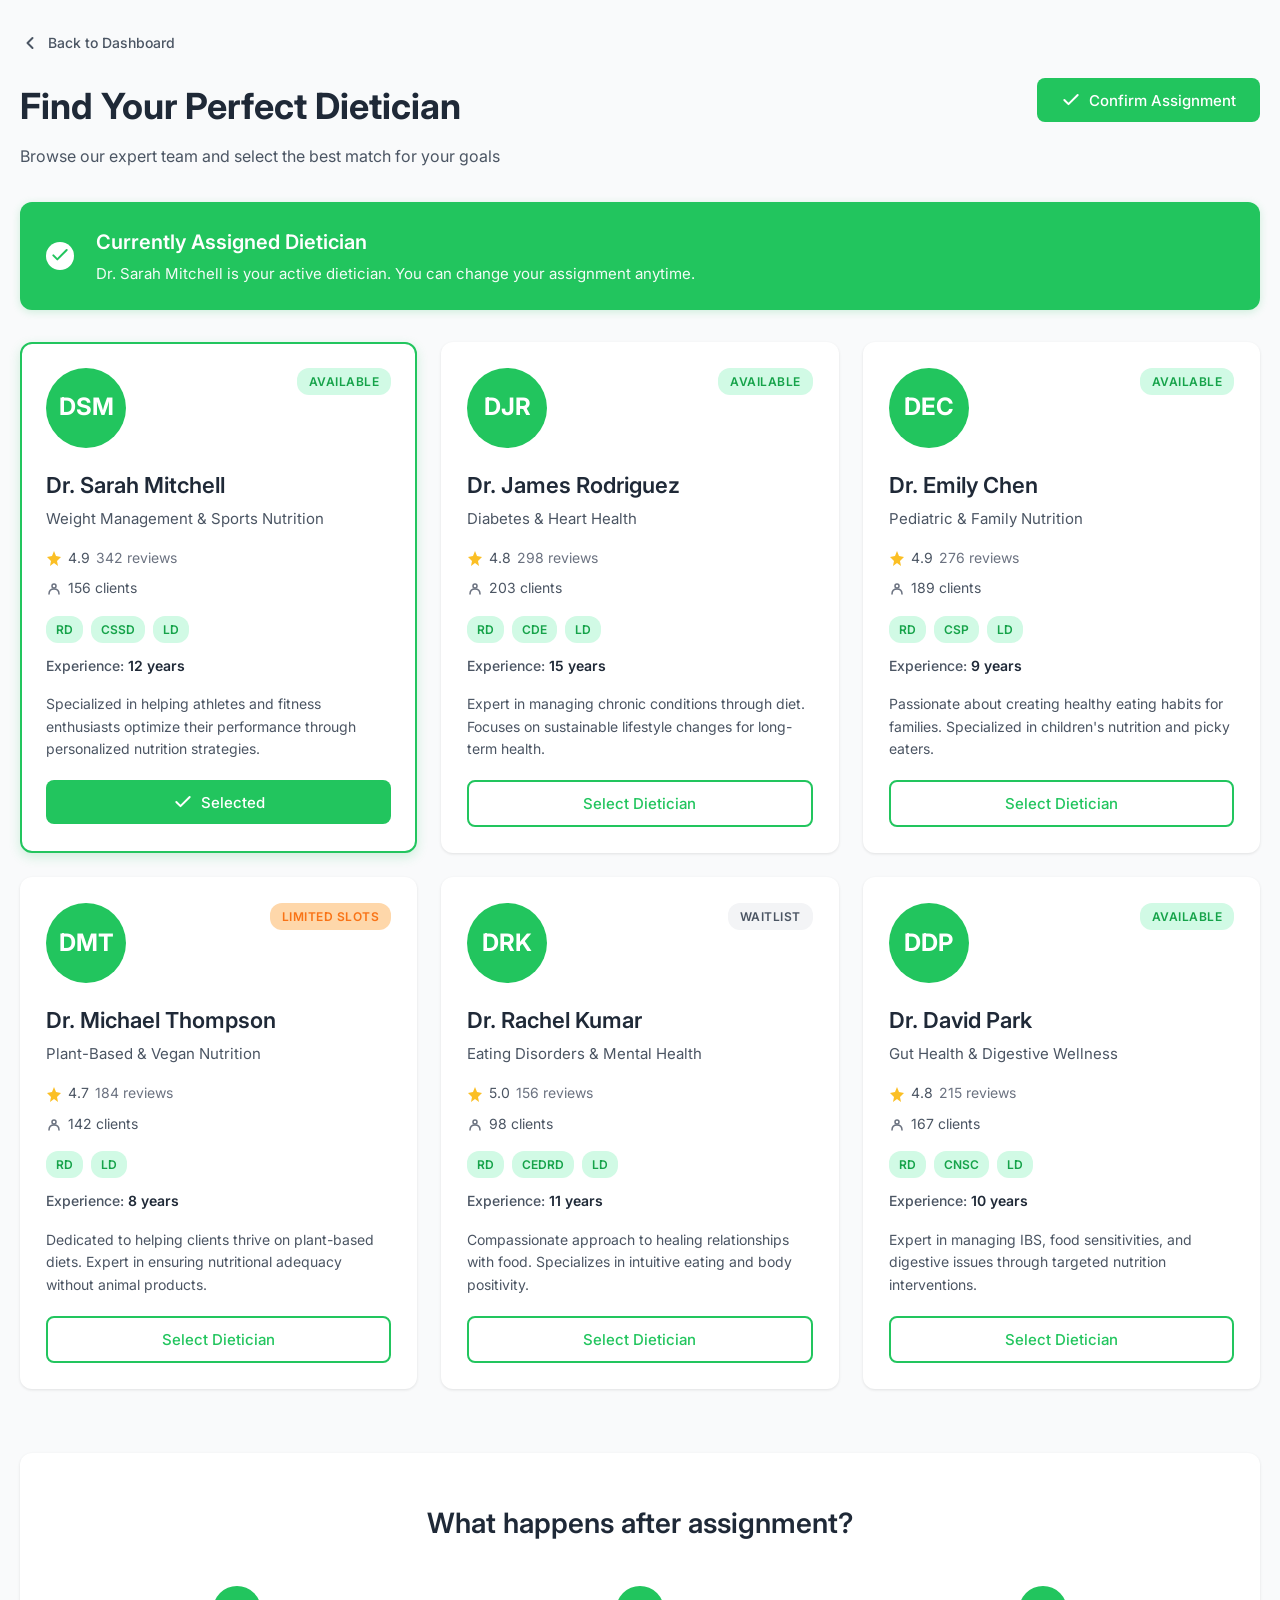
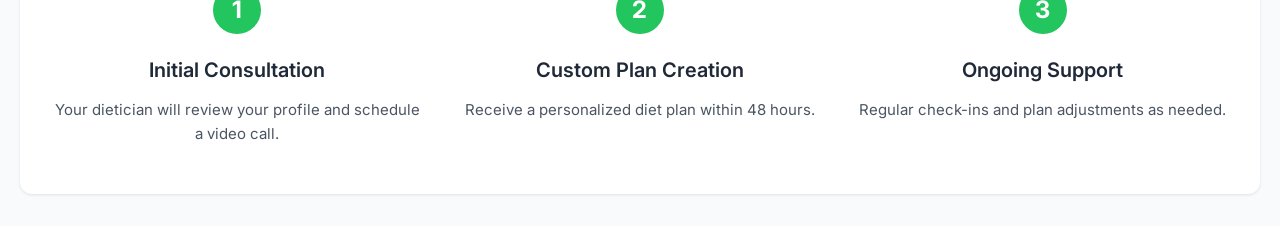
<file: Nutrilife/dietician.html>
<!DOCTYPE html>
<html lang="en">
<head>
    <meta charset="UTF-8">
    <meta name="viewport" content="width=device-width, initial-scale=1.0">
    <title>Find Your Perfect Dietician - NutriLife</title>
    <link rel="stylesheet" href="dietician.css">
    <link rel="preconnect" href="https://fonts.googleapis.com">
    <link rel="preconnect" href="https://fonts.gstatic.com" crossorigin>
    <link href="https://fonts.googleapis.com/css2?family=Inter:wght@400;500;600;700&display=swap" rel="stylesheet">
</head>
<body>
    <div class="dietician-container">
        <div class="container">
            <!-- Header Section -->
            <div class="header-section">
                <a href="dashboard.html" class="back-link">
                    <svg width="20" height="20" viewBox="0 0 20 20" fill="none" xmlns="http://www.w3.org/2000/svg">
                        <path d="M12.5 15L7.5 10L12.5 5" stroke="currentColor" stroke-width="2" stroke-linecap="round" stroke-linejoin="round"/>
                    </svg>
                    <span>Back to Dashboard</span>
                </a>
                <div class="header-content">
                    <div class="title-section">
                        <h1 class="page-title">Find Your Perfect Dietician</h1>
                        <p class="page-subtitle">Browse our expert team and select the best match for your goals</p>
                    </div>
                    <button class="btn btn-confirm" id="confirmBtn">
                        <svg width="20" height="20" viewBox="0 0 20 20" fill="none" xmlns="http://www.w3.org/2000/svg">
                            <path d="M16.667 5L7.5 14.167L3.333 10" stroke="white" stroke-width="2" stroke-linecap="round" stroke-linejoin="round"/>
                        </svg>
                        Confirm Assignment
                    </button>
                </div>
            </div>

            <!-- Currently Assigned Banner -->
            <div class="assigned-banner" id="assignedBanner">
                <svg class="check-icon" width="32" height="32" viewBox="0 0 32 32" fill="none" xmlns="http://www.w3.org/2000/svg">
                    <circle cx="16" cy="16" r="14" fill="white"/>
                    <path d="M22.667 10L13.333 19.333L9.333 15.333" stroke="#22C55E" stroke-width="2" stroke-linecap="round" stroke-linejoin="round"/>
                </svg>
                <div class="banner-content">
                    <h3 class="banner-title">Currently Assigned Dietician</h3>
                    <p class="banner-text">Dr. Sarah Mitchell is your active dietician. You can change your assignment anytime.</p>
                </div>
            </div>

            <!-- Dietician Cards Grid -->
            <div class="dieticians-grid" id="dieticiansGrid">
                <!-- Dr. Sarah Mitchell - Selected -->
                <div class="dietician-card selected" data-id="sarah-mitchell" data-name="Dr. Sarah Mitchell">
                    <div class="card-header">
                        <div class="avatar-circle">DSM</div>
                        <div class="card-status">
                            <span class="status-badge status-available">Available</span>
                        </div>
                    </div>
                    <div class="card-body">
                        <h3 class="dietician-name">Dr. Sarah Mitchell</h3>
                        <p class="dietician-specialty">Weight Management & Sports Nutrition</p>
                        <div class="rating-section">
                            <div class="rating-item">
                                <svg width="16" height="16" viewBox="0 0 16 16" fill="none" xmlns="http://www.w3.org/2000/svg">
                                    <path d="M8 1L10 6L15 7L11 11L12 16L8 13L4 16L5 11L1 7L6 6L8 1Z" fill="#FBBF24"/>
                                </svg>
                                <span>4.9</span>
                                <span class="reviews">342 reviews</span>
                            </div>
                            <div class="rating-item">
                                <svg width="16" height="16" viewBox="0 0 16 16" fill="none" xmlns="http://www.w3.org/2000/svg">
                                    <circle cx="8" cy="6" r="2" stroke="#6B7280" stroke-width="1.5"/>
                                    <path d="M3 14C3 11 5 9 8 9C11 9 13 11 13 14" stroke="#6B7280" stroke-width="1.5" stroke-linecap="round"/>
                                </svg>
                                <span>156 clients</span>
                            </div>
                        </div>
                        <div class="certifications">
                            <span class="cert-tag">RD</span>
                            <span class="cert-tag">CSSD</span>
                            <span class="cert-tag">LD</span>
                        </div>
                        <div class="experience">
                            <span class="exp-label">Experience:</span>
                            <span class="exp-value">12 years</span>
                        </div>
                        <p class="description">Specialized in helping athletes and fitness enthusiasts optimize their performance through personalized nutrition strategies.</p>
                    </div>
                    <button class="btn btn-selected">
                        <svg width="20" height="20" viewBox="0 0 20 20" fill="none" xmlns="http://www.w3.org/2000/svg">
                            <path d="M16.667 5L7.5 14.167L3.333 10" stroke="white" stroke-width="2" stroke-linecap="round" stroke-linejoin="round"/>
                        </svg>
                        Selected
                    </button>
                </div>

                <!-- Dr. James Rodriguez -->
                <div class="dietician-card" data-id="james-rodriguez" data-name="Dr. James Rodriguez">
                    <div class="card-header">
                        <div class="avatar-circle">DJR</div>
                        <div class="card-status">
                            <span class="status-badge status-available">Available</span>
                        </div>
                    </div>
                    <div class="card-body">
                        <h3 class="dietician-name">Dr. James Rodriguez</h3>
                        <p class="dietician-specialty">Diabetes & Heart Health</p>
                        <div class="rating-section">
                            <div class="rating-item">
                                <svg width="16" height="16" viewBox="0 0 16 16" fill="none" xmlns="http://www.w3.org/2000/svg">
                                    <path d="M8 1L10 6L15 7L11 11L12 16L8 13L4 16L5 11L1 7L6 6L8 1Z" fill="#FBBF24"/>
                                </svg>
                                <span>4.8</span>
                                <span class="reviews">298 reviews</span>
                            </div>
                            <div class="rating-item">
                                <svg width="16" height="16" viewBox="0 0 16 16" fill="none" xmlns="http://www.w3.org/2000/svg">
                                    <circle cx="8" cy="6" r="2" stroke="#6B7280" stroke-width="1.5"/>
                                    <path d="M3 14C3 11 5 9 8 9C11 9 13 11 13 14" stroke="#6B7280" stroke-width="1.5" stroke-linecap="round"/>
                                </svg>
                                <span>203 clients</span>
                            </div>
                        </div>
                        <div class="certifications">
                            <span class="cert-tag">RD</span>
                            <span class="cert-tag">CDE</span>
                            <span class="cert-tag">LD</span>
                        </div>
                        <div class="experience">
                            <span class="exp-label">Experience:</span>
                            <span class="exp-value">15 years</span>
                        </div>
                        <p class="description">Expert in managing chronic conditions through diet. Focuses on sustainable lifestyle changes for long-term health.</p>
                    </div>
                    <button class="btn btn-select">Select Dietician</button>
                </div>

                <!-- Dr. Emily Chen -->
                <div class="dietician-card" data-id="emily-chen" data-name="Dr. Emily Chen">
                    <div class="card-header">
                        <div class="avatar-circle">DEC</div>
                        <div class="card-status">
                            <span class="status-badge status-available">Available</span>
                        </div>
                    </div>
                    <div class="card-body">
                        <h3 class="dietician-name">Dr. Emily Chen</h3>
                        <p class="dietician-specialty">Pediatric & Family Nutrition</p>
                        <div class="rating-section">
                            <div class="rating-item">
                                <svg width="16" height="16" viewBox="0 0 16 16" fill="none" xmlns="http://www.w3.org/2000/svg">
                                    <path d="M8 1L10 6L15 7L11 11L12 16L8 13L4 16L5 11L1 7L6 6L8 1Z" fill="#FBBF24"/>
                                </svg>
                                <span>4.9</span>
                                <span class="reviews">276 reviews</span>
                            </div>
                            <div class="rating-item">
                                <svg width="16" height="16" viewBox="0 0 16 16" fill="none" xmlns="http://www.w3.org/2000/svg">
                                    <circle cx="8" cy="6" r="2" stroke="#6B7280" stroke-width="1.5"/>
                                    <path d="M3 14C3 11 5 9 8 9C11 9 13 11 13 14" stroke="#6B7280" stroke-width="1.5" stroke-linecap="round"/>
                                </svg>
                                <span>189 clients</span>
                            </div>
                        </div>
                        <div class="certifications">
                            <span class="cert-tag">RD</span>
                            <span class="cert-tag">CSP</span>
                            <span class="cert-tag">LD</span>
                        </div>
                        <div class="experience">
                            <span class="exp-label">Experience:</span>
                            <span class="exp-value">9 years</span>
                        </div>
                        <p class="description">Passionate about creating healthy eating habits for families. Specialized in children's nutrition and picky eaters.</p>
                    </div>
                    <button class="btn btn-select">Select Dietician</button>
                </div>

                <!-- Dr. Michael Thompson -->
                <div class="dietician-card" data-id="michael-thompson" data-name="Dr. Michael Thompson">
                    <div class="card-header">
                        <div class="avatar-circle">DMT</div>
                        <div class="card-status">
                            <span class="status-badge status-limited">Limited Slots</span>
                        </div>
                    </div>
                    <div class="card-body">
                        <h3 class="dietician-name">Dr. Michael Thompson</h3>
                        <p class="dietician-specialty">Plant-Based & Vegan Nutrition</p>
                        <div class="rating-section">
                            <div class="rating-item">
                                <svg width="16" height="16" viewBox="0 0 16 16" fill="none" xmlns="http://www.w3.org/2000/svg">
                                    <path d="M8 1L10 6L15 7L11 11L12 16L8 13L4 16L5 11L1 7L6 6L8 1Z" fill="#FBBF24"/>
                                </svg>
                                <span>4.7</span>
                                <span class="reviews">184 reviews</span>
                            </div>
                            <div class="rating-item">
                                <svg width="16" height="16" viewBox="0 0 16 16" fill="none" xmlns="http://www.w3.org/2000/svg">
                                    <circle cx="8" cy="6" r="2" stroke="#6B7280" stroke-width="1.5"/>
                                    <path d="M3 14C3 11 5 9 8 9C11 9 13 11 13 14" stroke="#6B7280" stroke-width="1.5" stroke-linecap="round"/>
                                </svg>
                                <span>142 clients</span>
                            </div>
                        </div>
                        <div class="certifications">
                            <span class="cert-tag">RD</span>
                            <span class="cert-tag">LD</span>
                        </div>
                        <div class="experience">
                            <span class="exp-label">Experience:</span>
                            <span class="exp-value">8 years</span>
                        </div>
                        <p class="description">Dedicated to helping clients thrive on plant-based diets. Expert in ensuring nutritional adequacy without animal products.</p>
                    </div>
                    <button class="btn btn-select">Select Dietician</button>
                </div>

                <!-- Dr. Rachel Kumar -->
                <div class="dietician-card" data-id="rachel-kumar" data-name="Dr. Rachel Kumar">
                    <div class="card-header">
                        <div class="avatar-circle">DRK</div>
                        <div class="card-status">
                            <span class="status-badge status-waitlist">Waitlist</span>
                        </div>
                    </div>
                    <div class="card-body">
                        <h3 class="dietician-name">Dr. Rachel Kumar</h3>
                        <p class="dietician-specialty">Eating Disorders & Mental Health</p>
                        <div class="rating-section">
                            <div class="rating-item">
                                <svg width="16" height="16" viewBox="0 0 16 16" fill="none" xmlns="http://www.w3.org/2000/svg">
                                    <path d="M8 1L10 6L15 7L11 11L12 16L8 13L4 16L5 11L1 7L6 6L8 1Z" fill="#FBBF24"/>
                                </svg>
                                <span>5.0</span>
                                <span class="reviews">156 reviews</span>
                            </div>
                            <div class="rating-item">
                                <svg width="16" height="16" viewBox="0 0 16 16" fill="none" xmlns="http://www.w3.org/2000/svg">
                                    <circle cx="8" cy="6" r="2" stroke="#6B7280" stroke-width="1.5"/>
                                    <path d="M3 14C3 11 5 9 8 9C11 9 13 11 13 14" stroke="#6B7280" stroke-width="1.5" stroke-linecap="round"/>
                                </svg>
                                <span>98 clients</span>
                            </div>
                        </div>
                        <div class="certifications">
                            <span class="cert-tag">RD</span>
                            <span class="cert-tag">CEDRD</span>
                            <span class="cert-tag">LD</span>
                        </div>
                        <div class="experience">
                            <span class="exp-label">Experience:</span>
                            <span class="exp-value">11 years</span>
                        </div>
                        <p class="description">Compassionate approach to healing relationships with food. Specializes in intuitive eating and body positivity.</p>
                    </div>
                    <button class="btn btn-select">Select Dietician</button>
                </div>

                <!-- Dr. David Park -->
                <div class="dietician-card" data-id="david-park" data-name="Dr. David Park">
                    <div class="card-header">
                        <div class="avatar-circle">DDP</div>
                        <div class="card-status">
                            <span class="status-badge status-available">Available</span>
                        </div>
                    </div>
                    <div class="card-body">
                        <h3 class="dietician-name">Dr. David Park</h3>
                        <p class="dietician-specialty">Gut Health & Digestive Wellness</p>
                        <div class="rating-section">
                            <div class="rating-item">
                                <svg width="16" height="16" viewBox="0 0 16 16" fill="none" xmlns="http://www.w3.org/2000/svg">
                                    <path d="M8 1L10 6L15 7L11 11L12 16L8 13L4 16L5 11L1 7L6 6L8 1Z" fill="#FBBF24"/>
                                </svg>
                                <span>4.8</span>
                                <span class="reviews">215 reviews</span>
                            </div>
                            <div class="rating-item">
                                <svg width="16" height="16" viewBox="0 0 16 16" fill="none" xmlns="http://www.w3.org/2000/svg">
                                    <circle cx="8" cy="6" r="2" stroke="#6B7280" stroke-width="1.5"/>
                                    <path d="M3 14C3 11 5 9 8 9C11 9 13 11 13 14" stroke="#6B7280" stroke-width="1.5" stroke-linecap="round"/>
                                </svg>
                                <span>167 clients</span>
                            </div>
                        </div>
                        <div class="certifications">
                            <span class="cert-tag">RD</span>
                            <span class="cert-tag">CNSC</span>
                            <span class="cert-tag">LD</span>
                        </div>
                        <div class="experience">
                            <span class="exp-label">Experience:</span>
                            <span class="exp-value">10 years</span>
                        </div>
                        <p class="description">Expert in managing IBS, food sensitivities, and digestive issues through targeted nutrition interventions.</p>
                    </div>
                    <button class="btn btn-select">Select Dietician</button>
                </div>
            </div>

            <!-- What happens after assignment? -->
            <div class="assignment-flow">
                <h2 class="flow-title">What happens after assignment?</h2>
                <div class="flow-steps">
                    <div class="flow-step">
                        <div class="step-number">1</div>
                        <h3 class="step-title">Initial Consultation</h3>
                        <p class="step-description">Your dietician will review your profile and schedule a video call.</p>
                    </div>
                    <div class="flow-step">
                        <div class="step-number">2</div>
                        <h3 class="step-title">Custom Plan Creation</h3>
                        <p class="step-description">Receive a personalized diet plan within 48 hours.</p>
                    </div>
                    <div class="flow-step">
                        <div class="step-number">3</div>
                        <h3 class="step-title">Ongoing Support</h3>
                        <p class="step-description">Regular check-ins and plan adjustments as needed.</p>
                    </div>
                </div>
            </div>
        </div>
    </div>

    <script src="dietician.js"></script>
</body>
</html>
</file>
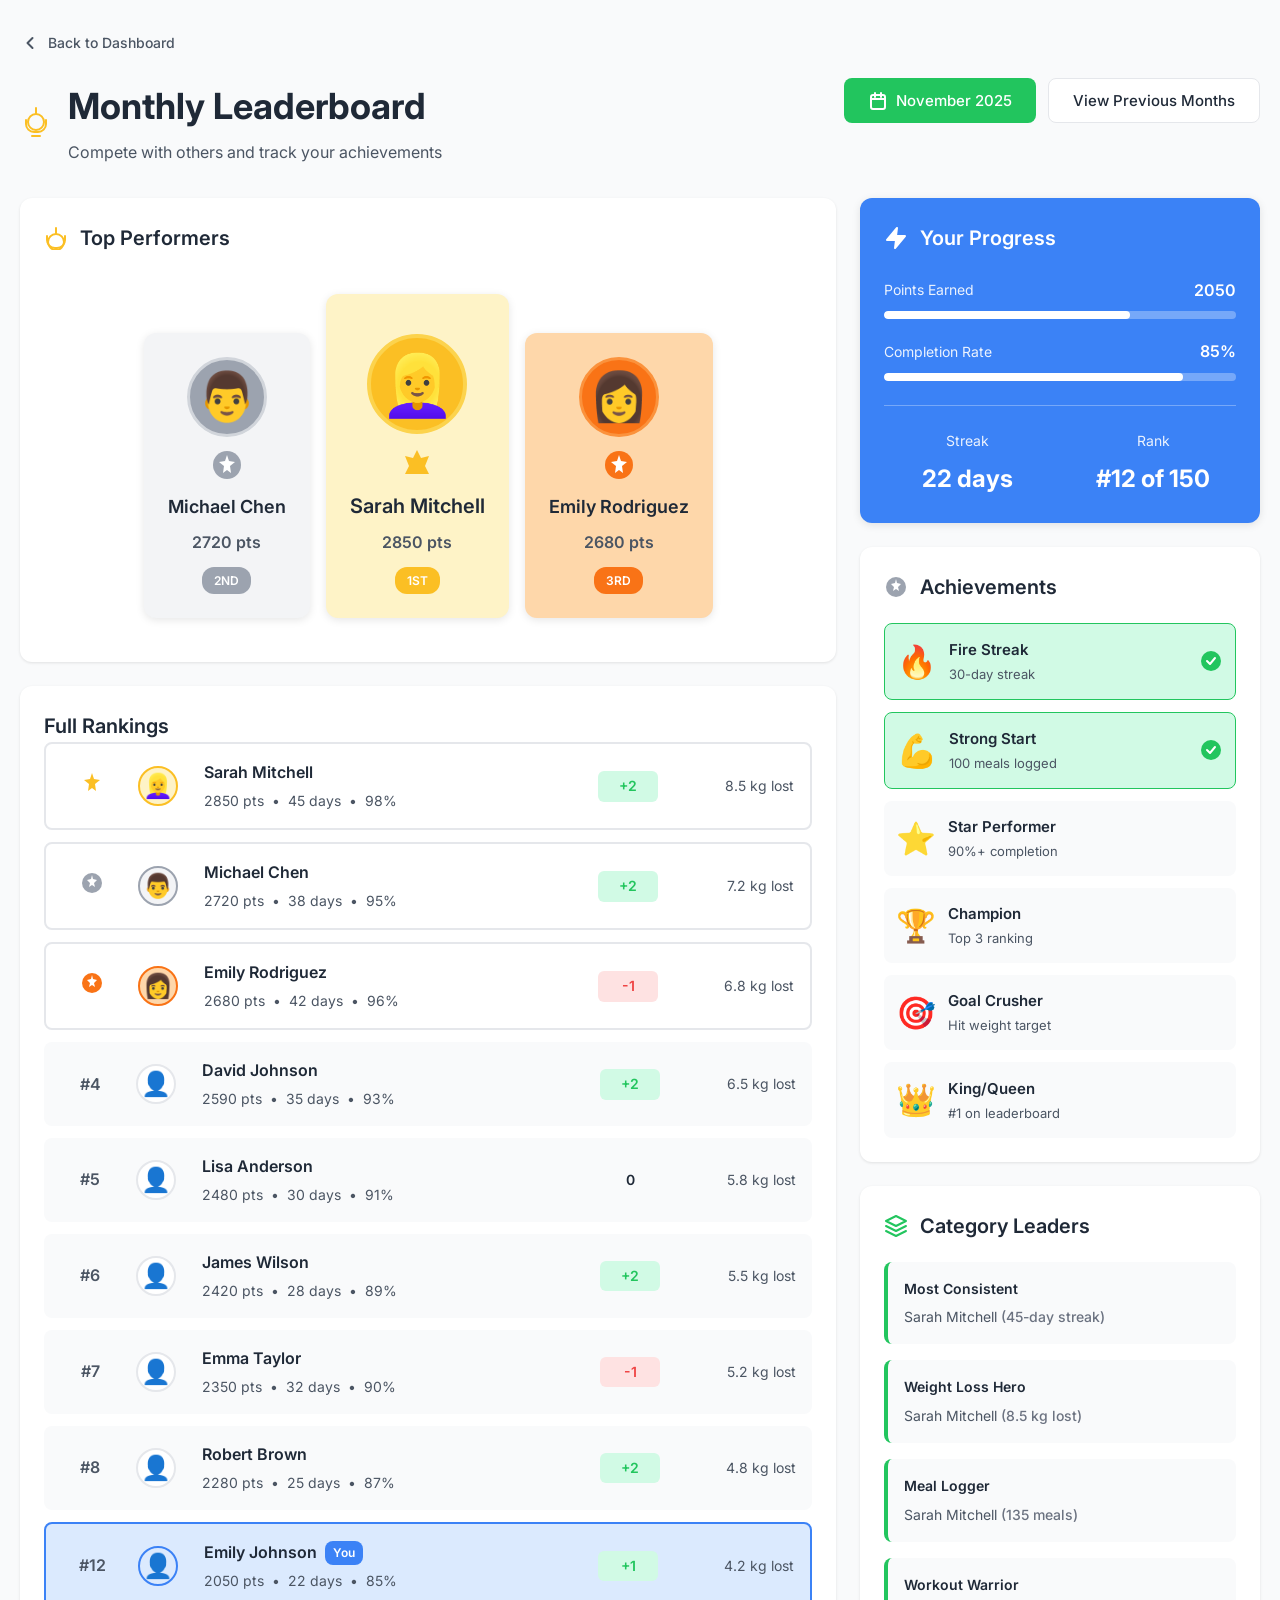
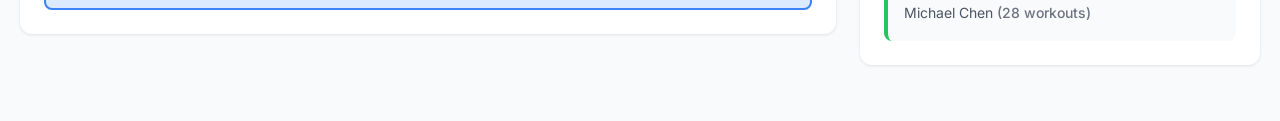
<file: Nutrilife/leaderboard.html>
<!DOCTYPE html>
<html lang="en">
<head>
    <meta charset="UTF-8">
    <meta name="viewport" content="width=device-width, initial-scale=1.0">
    <title>Monthly Leaderboard - NutriLife</title>
    <link rel="stylesheet" href="leaderboard.css">
    <link rel="preconnect" href="https://fonts.googleapis.com">
    <link rel="preconnect" href="https://fonts.gstatic.com" crossorigin>
    <link href="https://fonts.googleapis.com/css2?family=Inter:wght@400;500;600;700&display=swap" rel="stylesheet">
</head>
<body>
    <div class="leaderboard-container">
        <div class="container">
            <!-- Header Section -->
            <div class="header-section">
                <a href="dashboard.html" class="back-link">
                    <svg width="20" height="20" viewBox="0 0 20 20" fill="none" xmlns="http://www.w3.org/2000/svg">
                        <path d="M12.5 15L7.5 10L12.5 5" stroke="currentColor" stroke-width="2" stroke-linecap="round" stroke-linejoin="round"/>
                    </svg>
                    <span>Back to Dashboard</span>
                </a>
                <div class="header-content">
                    <div class="title-section">
                        <svg class="trophy-icon" width="32" height="32" viewBox="0 0 32 32" fill="none" xmlns="http://www.w3.org/2000/svg">
                            <path d="M16 2V8M16 8C20.418 8 24 11.582 24 16C24 20.418 20.418 24 16 24C11.582 24 8 20.418 8 16C8 11.582 11.582 8 16 8Z" stroke="#FBBF24" stroke-width="2" stroke-linecap="round"/>
                            <path d="M6 14V18C6 22.418 9.582 26 14 26H18C22.418 26 26 22.418 26 18V14" stroke="#FBBF24" stroke-width="2" stroke-linecap="round"/>
                            <path d="M12 30H20" stroke="#FBBF24" stroke-width="2" stroke-linecap="round"/>
                        </svg>
                        <div>
                            <h1 class="page-title">Monthly Leaderboard</h1>
                            <p class="page-subtitle">Compete with others and track your achievements</p>
                        </div>
                    </div>
                    <div class="header-buttons">
                        <button class="btn btn-month">
                            <svg width="20" height="20" viewBox="0 0 20 20" fill="none" xmlns="http://www.w3.org/2000/svg">
                                <rect x="3" y="4" width="14" height="14" rx="2" stroke="currentColor" stroke-width="2"/>
                                <path d="M3 8H17" stroke="currentColor" stroke-width="2" stroke-linecap="round"/>
                                <path d="M7 2V6" stroke="currentColor" stroke-width="2" stroke-linecap="round"/>
                                <path d="M13 2V6" stroke="currentColor" stroke-width="2" stroke-linecap="round"/>
                            </svg>
                            November 2025
                        </button>
                        <button class="btn btn-secondary">View Previous Months</button>
                    </div>
                </div>
            </div>

            <!-- Main Content Grid -->
            <div class="content-grid">
                <!-- Left Column -->
                <div class="left-column">
                    <!-- Top Performers -->
                    <div class="section">
                        <div class="section-header">
                            <svg class="section-icon" width="24" height="24" viewBox="0 0 24 24" fill="none" xmlns="http://www.w3.org/2000/svg">
                                <path d="M12 2V8M12 8C16.418 8 20 11.582 20 16C20 20.418 16.418 24 12 24C7.582 24 4 20.418 4 16C4 11.582 7.582 8 12 8Z" stroke="#FBBF24" stroke-width="2" stroke-linecap="round"/>
                                <path d="M3 10V14C3 18.418 6.582 22 11 22H13C17.418 22 21 18.418 21 14V10" stroke="#FBBF24" stroke-width="2" stroke-linecap="round"/>
                                <path d="M6 28H18" stroke="#FBBF24" stroke-width="2" stroke-linecap="round"/>
                            </svg>
                            <h2 class="section-title">Top Performers</h2>
                        </div>
                        <div class="podium">
                            <div class="podium-card second-place">
                                <div class="podium-avatar silver">👨</div>
                                <svg class="medal-icon" width="32" height="32" viewBox="0 0 32 32" fill="none" xmlns="http://www.w3.org/2000/svg">
                                    <circle cx="16" cy="16" r="14" fill="#9CA3AF"/>
                                    <path d="M16 6L18 12L24 13L19 17L20 24L16 21L12 24L13 17L8 13L14 12L16 6Z" fill="white"/>
                                </svg>
                                <h3 class="podium-name">Michael Chen</h3>
                                <div class="podium-points">2720 pts</div>
                                <span class="rank-badge rank-2nd">2nd</span>
                            </div>
                            <div class="podium-card first-place">
                                <div class="podium-avatar gold">👱‍♀️</div>
                                <svg class="crown-icon" width="32" height="32" viewBox="0 0 32 32" fill="none" xmlns="http://www.w3.org/2000/svg">
                                    <path d="M16 4L20 12L28 10L24 20L28 28H4L8 20L4 10L12 12L16 4Z" fill="#FBBF24"/>
                                </svg>
                                <h3 class="podium-name">Sarah Mitchell</h3>
                                <div class="podium-points">2850 pts</div>
                                <span class="rank-badge rank-1st">1st</span>
                            </div>
                            <div class="podium-card third-place">
                                <div class="podium-avatar bronze">👩</div>
                                <svg class="medal-icon" width="32" height="32" viewBox="0 0 32 32" fill="none" xmlns="http://www.w3.org/2000/svg">
                                    <circle cx="16" cy="16" r="14" fill="#F97316"/>
                                    <path d="M16 6L18 12L24 13L19 17L20 24L16 21L12 24L13 17L8 13L14 12L16 6Z" fill="white"/>
                                </svg>
                                <h3 class="podium-name">Emily Rodriguez</h3>
                                <div class="podium-points">2680 pts</div>
                                <span class="rank-badge rank-3rd">3rd</span>
                            </div>
                        </div>
                    </div>

                    <!-- Full Rankings -->
                    <div class="section">
                        <h2 class="section-title">Full Rankings</h2>
                        <div class="rankings-table">
                            <div class="ranking-row top-rank" data-rank="1">
                                <div class="rank-number">
                                    <svg width="24" height="24" viewBox="0 0 24 24" fill="none" xmlns="http://www.w3.org/2000/svg">
                                        <path d="M12 2L14 8L20 9L15 13L16 20L12 17L8 20L9 13L4 9L10 8L12 2Z" fill="#FBBF24"/>
                                    </svg>
                                </div>
                                <div class="rank-avatar gold">👱‍♀️</div>
                                <div class="rank-info">
                                    <div class="rank-name">Sarah Mitchell</div>
                                    <div class="rank-stats">
                                        <span>2850 pts</span>
                                        <span>•</span>
                                        <span>45 days</span>
                                        <span>•</span>
                                        <span>98%</span>
                                    </div>
                                </div>
                                <div class="rank-change positive">+2</div>
                                <div class="rank-weight">8.5 kg lost</div>
                            </div>
                            <div class="ranking-row top-rank" data-rank="2">
                                <div class="rank-number">
                                    <svg width="24" height="24" viewBox="0 0 24 24" fill="none" xmlns="http://www.w3.org/2000/svg">
                                        <circle cx="12" cy="12" r="10" fill="#9CA3AF"/>
                                        <path d="M12 4L13 8L17 9L14 12L15 16L12 14L9 16L10 12L7 9L11 8L12 4Z" fill="white"/>
                                    </svg>
                                </div>
                                <div class="rank-avatar silver">👨</div>
                                <div class="rank-info">
                                    <div class="rank-name">Michael Chen</div>
                                    <div class="rank-stats">
                                        <span>2720 pts</span>
                                        <span>•</span>
                                        <span>38 days</span>
                                        <span>•</span>
                                        <span>95%</span>
                                    </div>
                                </div>
                                <div class="rank-change positive">+2</div>
                                <div class="rank-weight">7.2 kg lost</div>
                            </div>
                            <div class="ranking-row top-rank" data-rank="3">
                                <div class="rank-number">
                                    <svg width="24" height="24" viewBox="0 0 24 24" fill="none" xmlns="http://www.w3.org/2000/svg">
                                        <circle cx="12" cy="12" r="10" fill="#F97316"/>
                                        <path d="M12 4L13 8L17 9L14 12L15 16L12 14L9 16L10 12L7 9L11 8L12 4Z" fill="white"/>
                                    </svg>
                                </div>
                                <div class="rank-avatar bronze">👩</div>
                                <div class="rank-info">
                                    <div class="rank-name">Emily Rodriguez</div>
                                    <div class="rank-stats">
                                        <span>2680 pts</span>
                                        <span>•</span>
                                        <span>42 days</span>
                                        <span>•</span>
                                        <span>96%</span>
                                    </div>
                                </div>
                                <div class="rank-change negative">-1</div>
                                <div class="rank-weight">6.8 kg lost</div>
                            </div>
                            <div class="ranking-row" data-rank="4">
                                <div class="rank-number">#4</div>
                                <div class="rank-avatar">👤</div>
                                <div class="rank-info">
                                    <div class="rank-name">David Johnson</div>
                                    <div class="rank-stats">
                                        <span>2590 pts</span>
                                        <span>•</span>
                                        <span>35 days</span>
                                        <span>•</span>
                                        <span>93%</span>
                                    </div>
                                </div>
                                <div class="rank-change positive">+2</div>
                                <div class="rank-weight">6.5 kg lost</div>
                            </div>
                            <div class="ranking-row" data-rank="5">
                                <div class="rank-number">#5</div>
                                <div class="rank-avatar">👤</div>
                                <div class="rank-info">
                                    <div class="rank-name">Lisa Anderson</div>
                                    <div class="rank-stats">
                                        <span>2480 pts</span>
                                        <span>•</span>
                                        <span>30 days</span>
                                        <span>•</span>
                                        <span>91%</span>
                                    </div>
                                </div>
                                <div class="rank-change">0</div>
                                <div class="rank-weight">5.8 kg lost</div>
                            </div>
                            <div class="ranking-row" data-rank="6">
                                <div class="rank-number">#6</div>
                                <div class="rank-avatar">👤</div>
                                <div class="rank-info">
                                    <div class="rank-name">James Wilson</div>
                                    <div class="rank-stats">
                                        <span>2420 pts</span>
                                        <span>•</span>
                                        <span>28 days</span>
                                        <span>•</span>
                                        <span>89%</span>
                                    </div>
                                </div>
                                <div class="rank-change positive">+2</div>
                                <div class="rank-weight">5.5 kg lost</div>
                            </div>
                            <div class="ranking-row" data-rank="7">
                                <div class="rank-number">#7</div>
                                <div class="rank-avatar">👤</div>
                                <div class="rank-info">
                                    <div class="rank-name">Emma Taylor</div>
                                    <div class="rank-stats">
                                        <span>2350 pts</span>
                                        <span>•</span>
                                        <span>32 days</span>
                                        <span>•</span>
                                        <span>90%</span>
                                    </div>
                                </div>
                                <div class="rank-change negative">-1</div>
                                <div class="rank-weight">5.2 kg lost</div>
                            </div>
                            <div class="ranking-row" data-rank="8">
                                <div class="rank-number">#8</div>
                                <div class="rank-avatar">👤</div>
                                <div class="rank-info">
                                    <div class="rank-name">Robert Brown</div>
                                    <div class="rank-stats">
                                        <span>2280 pts</span>
                                        <span>•</span>
                                        <span>25 days</span>
                                        <span>•</span>
                                        <span>87%</span>
                                    </div>
                                </div>
                                <div class="rank-change positive">+2</div>
                                <div class="rank-weight">4.8 kg lost</div>
                            </div>
                            <div class="ranking-row user-rank" data-rank="12">
                                <div class="rank-number">#12</div>
                                <div class="rank-avatar user">👤</div>
                                <div class="rank-info">
                                    <div class="rank-name">
                                        Emily Johnson
                                        <span class="you-badge">You</span>
                                    </div>
                                    <div class="rank-stats">
                                        <span>2050 pts</span>
                                        <span>•</span>
                                        <span>22 days</span>
                                        <span>•</span>
                                        <span>85%</span>
                                    </div>
                                </div>
                                <div class="rank-change positive">+1</div>
                                <div class="rank-weight">4.2 kg lost</div>
                            </div>
                        </div>
                    </div>
                </div>

                <!-- Right Column -->
                <div class="right-column">
                    <!-- Your Progress -->
                    <div class="progress-card">
                        <div class="progress-header">
                            <svg class="progress-icon" width="24" height="24" viewBox="0 0 24 24" fill="none" xmlns="http://www.w3.org/2000/svg">
                                <path d="M13 2L3 14H12L11 22L21 10H12L13 2Z" fill="white" stroke="white" stroke-width="2" stroke-linecap="round" stroke-linejoin="round"/>
                            </svg>
                            <h2 class="progress-title">Your Progress</h2>
                        </div>
                        <div class="progress-item">
                            <div class="progress-label-row">
                                <span class="progress-label">Points Earned</span>
                                <span class="progress-value">2050</span>
                            </div>
                            <div class="progress-bar">
                                <div class="progress-fill" style="width: 70%"></div>
                            </div>
                        </div>
                        <div class="progress-item">
                            <div class="progress-label-row">
                                <span class="progress-label">Completion Rate</span>
                                <span class="progress-value">85%</span>
                            </div>
                            <div class="progress-bar">
                                <div class="progress-fill" style="width: 85%"></div>
                            </div>
                        </div>
                        <div class="progress-stats">
                            <div class="stat-item">
                                <div class="stat-label">Streak</div>
                                <div class="stat-value">22 days</div>
                            </div>
                            <div class="stat-item">
                                <div class="stat-label">Rank</div>
                                <div class="stat-value">#12 of 150</div>
                            </div>
                        </div>
                    </div>

                    <!-- Achievements -->
                    <div class="section">
                        <div class="section-header">
                            <svg class="section-icon" width="24" height="24" viewBox="0 0 24 24" fill="none" xmlns="http://www.w3.org/2000/svg">
                                <circle cx="12" cy="12" r="10" fill="#9CA3AF"/>
                                <path d="M12 4L13 8L17 9L14 12L15 16L12 14L9 16L10 12L7 9L11 8L12 4Z" fill="white"/>
                            </svg>
                            <h2 class="section-title">Achievements</h2>
                        </div>
                        <div class="achievements-list">
                            <div class="achievement-item completed">
                                <div class="achievement-icon">🔥</div>
                                <div class="achievement-info">
                                    <div class="achievement-name">Fire Streak</div>
                                    <div class="achievement-desc">30-day streak</div>
                                </div>
                                <svg class="check-icon" width="24" height="24" viewBox="0 0 24 24" fill="none" xmlns="http://www.w3.org/2000/svg">
                                    <circle cx="12" cy="12" r="10" fill="#22C55E"/>
                                    <path d="M8 12L11 15L16 9" stroke="white" stroke-width="2" stroke-linecap="round" stroke-linejoin="round"/>
                                </svg>
                            </div>
                            <div class="achievement-item completed">
                                <div class="achievement-icon">💪</div>
                                <div class="achievement-info">
                                    <div class="achievement-name">Strong Start</div>
                                    <div class="achievement-desc">100 meals logged</div>
                                </div>
                                <svg class="check-icon" width="24" height="24" viewBox="0 0 24 24" fill="none" xmlns="http://www.w3.org/2000/svg">
                                    <circle cx="12" cy="12" r="10" fill="#22C55E"/>
                                    <path d="M8 12L11 15L16 9" stroke="white" stroke-width="2" stroke-linecap="round" stroke-linejoin="round"/>
                                </svg>
                            </div>
                            <div class="achievement-item">
                                <div class="achievement-icon">⭐</div>
                                <div class="achievement-info">
                                    <div class="achievement-name">Star Performer</div>
                                    <div class="achievement-desc">90%+ completion</div>
                                </div>
                            </div>
                            <div class="achievement-item">
                                <div class="achievement-icon">🏆</div>
                                <div class="achievement-info">
                                    <div class="achievement-name">Champion</div>
                                    <div class="achievement-desc">Top 3 ranking</div>
                                </div>
                            </div>
                            <div class="achievement-item">
                                <div class="achievement-icon">🎯</div>
                                <div class="achievement-info">
                                    <div class="achievement-name">Goal Crusher</div>
                                    <div class="achievement-desc">Hit weight target</div>
                                </div>
                            </div>
                            <div class="achievement-item">
                                <div class="achievement-icon">👑</div>
                                <div class="achievement-info">
                                    <div class="achievement-name">King/Queen</div>
                                    <div class="achievement-desc">#1 on leaderboard</div>
                                </div>
                            </div>
                        </div>
                    </div>

                    <!-- Category Leaders -->
                    <div class="section">
                        <div class="section-header">
                            <svg class="section-icon" width="24" height="24" viewBox="0 0 24 24" fill="none" xmlns="http://www.w3.org/2000/svg">
                                <path d="M12 2L2 7L12 12L22 7L12 2Z" stroke="#22C55E" stroke-width="2" stroke-linecap="round" stroke-linejoin="round"/>
                                <path d="M2 17L12 22L22 17" stroke="#22C55E" stroke-width="2" stroke-linecap="round" stroke-linejoin="round"/>
                                <path d="M2 12L12 17L22 12" stroke="#22C55E" stroke-width="2" stroke-linecap="round" stroke-linejoin="round"/>
                            </svg>
                            <h2 class="section-title">Category Leaders</h2>
                        </div>
                        <div class="category-list">
                            <div class="category-item">
                                <div class="category-name">Most Consistent</div>
                                <div class="category-leader">Sarah Mitchell <span class="category-value">(45-day streak)</span></div>
                            </div>
                            <div class="category-item">
                                <div class="category-name">Weight Loss Hero</div>
                                <div class="category-leader">Sarah Mitchell <span class="category-value">(8.5 kg lost)</span></div>
                            </div>
                            <div class="category-item">
                                <div class="category-name">Meal Logger</div>
                                <div class="category-leader">Sarah Mitchell <span class="category-value">(135 meals)</span></div>
                            </div>
                            <div class="category-item">
                                <div class="category-name">Workout Warrior</div>
                                <div class="category-leader">Michael Chen <span class="category-value">(28 workouts)</span></div>
                            </div>
                        </div>
                    </div>
                </div>
            </div>
        </div>
    </div>

    <script src="leaderboard.js"></script>
</body>
</html>
</file>
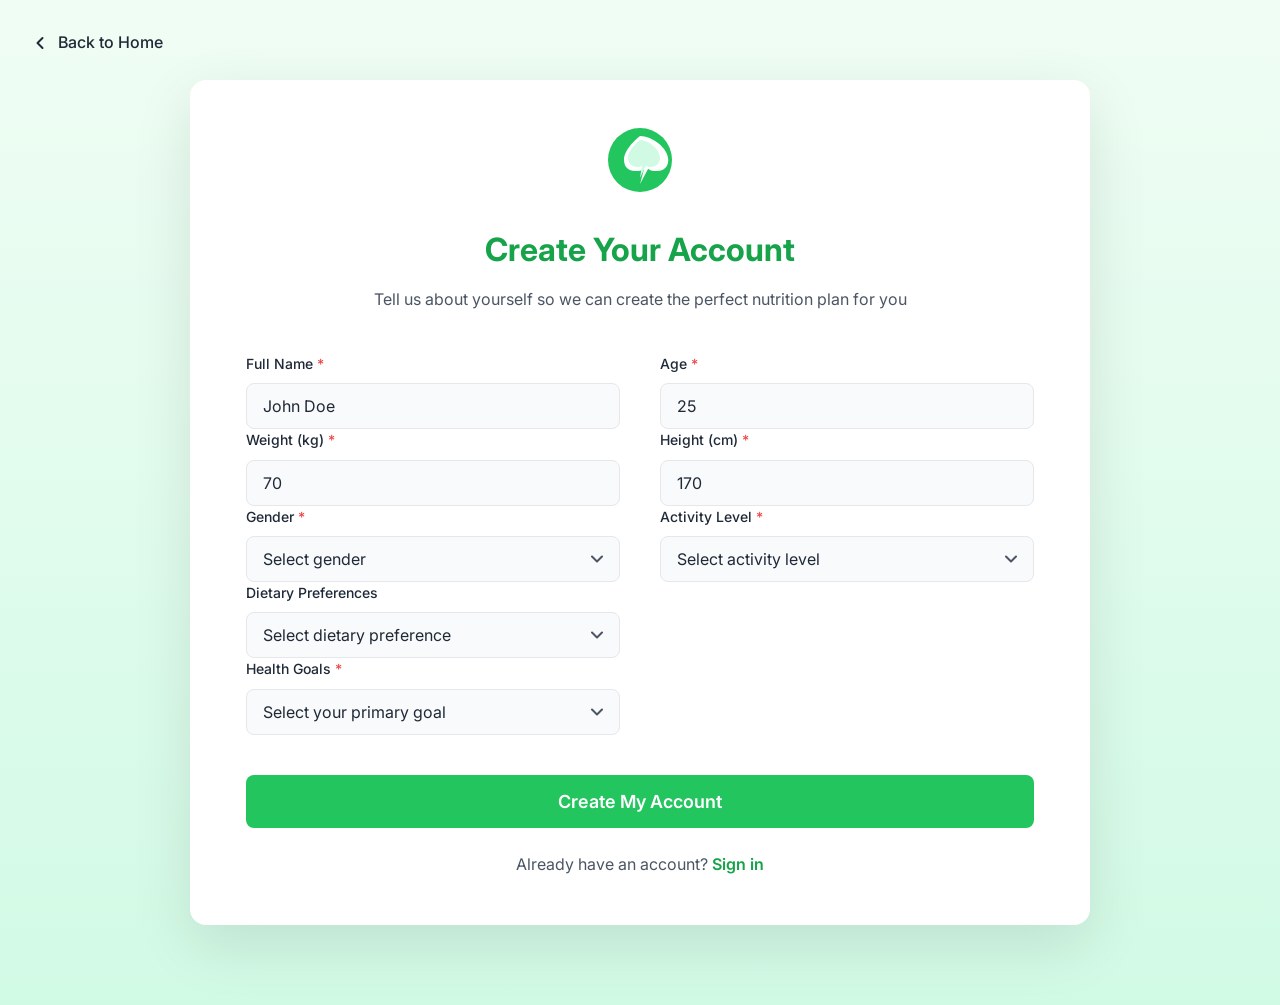
<file: Nutrilife/signup.html>
<!DOCTYPE html>
<html lang="en">
<head>
    <meta charset="UTF-8">
    <meta name="viewport" content="width=device-width, initial-scale=1.0">
    <title>Create Your Account - NutriLife</title>
    <link rel="stylesheet" href="signup.css">
    <link rel="preconnect" href="https://fonts.googleapis.com">
    <link rel="preconnect" href="https://fonts.gstatic.com" crossorigin>
    <link href="https://fonts.googleapis.com/css2?family=Inter:wght@400;500;600;700&display=swap" rel="stylesheet">
</head>
<body>
    <!-- Back Navigation -->
    <div class="back-nav">
        <a href="index.html" class="back-link">
            <svg class="back-arrow" width="20" height="20" viewBox="0 0 20 20" fill="none" xmlns="http://www.w3.org/2000/svg">
                <path d="M12.5 15L7.5 10L12.5 5" stroke="#1F2937" stroke-width="2" stroke-linecap="round" stroke-linejoin="round"/>
            </svg>
            <span>Back to Home</span>
        </a>
    </div>

    <!-- Main Form Card -->
    <div class="form-container">
        <div class="form-card">
            <!-- Logo -->
            <div class="form-logo">
                <svg width="64" height="64" viewBox="0 0 64 64" fill="none" xmlns="http://www.w3.org/2000/svg">
                    <circle cx="32" cy="32" r="32" fill="#22C55E"/>
                    <path d="M32 8C32 8 16 20 16 32C16 38.628 20.372 43 27 43C31.182 43 34.062 42.736 36.142 40.728L32 56L40.142 40.728C42.222 42.736 45.102 43 49.284 43C55.912 43 60.284 38.628 60.284 32C60.284 20 44.284 8 32 8Z" fill="white"/>
                    <path d="M32 12C32 12 20 21 20 30C20 35 24 39 29 39C31 39 33 38.5 34 37.5L32 50L38 37.5C39 38.5 41 39 43 39C48 39 52 35 52 30C52 21 40 12 32 12Z" fill="#D1FAE5"/>
                </svg>
            </div>

            <!-- Title and Subtitle -->
            <h1 class="form-title">Create Your Account</h1>
            <p class="form-subtitle">Tell us about yourself so we can create the perfect nutrition plan for you</p>

            <!-- Form -->
            <form class="signup-form" id="signupForm">
                <div class="form-row">
                    <!-- Left Column -->
                    <div class="form-column">
                        <div class="form-group">
                            <label for="fullName" class="form-label">Full Name <span class="required">*</span></label>
                            <input type="text" id="fullName" name="fullName" class="form-input" value="John Doe" required>
                        </div>

                        <div class="form-group">
                            <label for="weight" class="form-label">Weight (kg) <span class="required">*</span></label>
                            <input type="number" id="weight" name="weight" class="form-input" value="70" required>
                        </div>

                        <div class="form-group">
                            <label for="gender" class="form-label">Gender <span class="required">*</span></label>
                            <select id="gender" name="gender" class="form-select" required>
                                <option value="">Select gender</option>
                                <option value="male">Male</option>
                                <option value="female">Female</option>
                                <option value="other">Other</option>
                                <option value="prefer-not-to-say">Prefer not to say</option>
                            </select>
                        </div>

                        <div class="form-group">
                            <label for="dietaryPreferences" class="form-label">Dietary Preferences</label>
                            <select id="dietaryPreferences" name="dietaryPreferences" class="form-select">
                                <option value="">Select dietary preference</option>
                                <option value="none">No restrictions</option>
                                <option value="vegetarian">Vegetarian</option>
                                <option value="vegan">Vegan</option>
                                <option value="gluten-free">Gluten-free</option>
                                <option value="keto">Keto</option>
                                <option value="paleo">Paleo</option>
                                <option value="mediterranean">Mediterranean</option>
                                <option value="pescatarian">Pescatarian</option>
                            </select>
                        </div>

                        <div class="form-group">
                            <label for="healthGoals" class="form-label">Health Goals <span class="required">*</span></label>
                            <select id="healthGoals" name="healthGoals" class="form-select" required>
                                <option value="">Select your primary goal</option>
                                <option value="weight-loss">Weight Loss</option>
                                <option value="weight-gain">Weight Gain</option>
                                <option value="muscle-gain">Muscle Gain</option>
                                <option value="maintain-weight">Maintain Weight</option>
                                <option value="improve-health">Improve Overall Health</option>
                                <option value="athletic-performance">Athletic Performance</option>
                                <option value="medical-condition">Manage Medical Condition</option>
                            </select>
                        </div>
                    </div>

                    <!-- Right Column -->
                    <div class="form-column">
                        <div class="form-group">
                            <label for="age" class="form-label">Age <span class="required">*</span></label>
                            <input type="number" id="age" name="age" class="form-input" value="25" required>
                        </div>

                        <div class="form-group">
                            <label for="height" class="form-label">Height (cm) <span class="required">*</span></label>
                            <input type="number" id="height" name="height" class="form-input" value="170" required>
                        </div>

                        <div class="form-group">
                            <label for="activityLevel" class="form-label">Activity Level <span class="required">*</span></label>
                            <select id="activityLevel" name="activityLevel" class="form-select" required>
                                <option value="">Select activity level</option>
                                <option value="sedentary">Sedentary (little or no exercise)</option>
                                <option value="light">Lightly active (light exercise 1-3 days/week)</option>
                                <option value="moderate">Moderately active (moderate exercise 3-5 days/week)</option>
                                <option value="active">Very active (hard exercise 6-7 days/week)</option>
                                <option value="extra-active">Extra active (very hard exercise, physical job)</option>
                            </select>
                        </div>
                    </div>
                </div>

                <!-- Submit Button -->
                <button type="submit" class="btn-submit">Create My Account</button>
            </form>

            <!-- Sign In Link -->
            <p class="signin-link">
                Already have an account? <a href="#" class="signin-text">Sign in</a>
            </p>
        </div>
    </div>

    <script src="signup.js"></script>
</body>
</html>
</file>
<file: food-log.css>
/* Reset and Base Styles */
* {
    margin: 0;
    padding: 0;
    box-sizing: border-box;
}

:root {
    --primary-green: #22C55E;
    --dark-green: #16A34A;
    --light-green: #D1FAE5;
    --text-dark: #1F2937;
    --text-gray: #4B5563;
    --text-light: #6B7280;
    --text-muted: #9CA3AF;
    --border-gray: #E5E7EB;
    --bg-white: #FFFFFF;
    --bg-light: #F9FAFB;
    --red: #EF4444;
    --red-bg: #FEE2E2;
}

body {
    font-family: 'Inter', -apple-system, BlinkMacSystemFont, 'Segoe UI', Roboto, Oxygen, Ubuntu, Cantarell, sans-serif;
    color: var(--text-dark);
    line-height: 1.6;
    background-color: var(--bg-light);
    overflow-x: hidden;
}

/* Page Container */
.page-container {
    display: flex;
    min-height: 100vh;
    padding: 20px;
    gap: 20px;
    max-width: 1600px;
    margin: 0 auto;
}

/* Back Navigation */
.back-nav {
    position: absolute;
    top: 30px;
    left: 30px;
    z-index: 10;
}

.back-link {
    display: flex;
    align-items: center;
    gap: 8px;
    color: var(--text-dark);
    text-decoration: none;
    font-size: 16px;
    font-weight: 500;
    transition: color 0.3s ease;
}

.back-link:hover {
    color: var(--dark-green);
}

.back-arrow {
    flex-shrink: 0;
}

/* Main Content */
.main-content {
    flex: 1;
    padding-top: 60px;
    max-width: 900px;
}

/* Calorie Card */
.calorie-card {
    background: linear-gradient(135deg, var(--primary-green) 0%, var(--dark-green) 100%);
    border-radius: 20px;
    padding: 32px;
    color: white;
    margin-bottom: 32px;
    box-shadow: 0 10px 30px rgba(34, 197, 94, 0.3);
}

.calorie-header {
    display: flex;
    justify-content: space-between;
    align-items: flex-start;
    margin-bottom: 24px;
}

.calorie-title {
    font-size: 24px;
    font-weight: 700;
    margin-bottom: 4px;
}

.calorie-subtitle {
    font-size: 14px;
    opacity: 0.9;
}

.fire-btn {
    background-color: rgba(255, 255, 255, 0.15);
    border: none;
    width: 48px;
    height: 48px;
    border-radius: 12px;
    display: flex;
    align-items: center;
    justify-content: center;
    cursor: pointer;
    transition: background-color 0.3s ease;
}

.fire-btn:hover {
    background-color: rgba(255, 255, 255, 0.25);
}

.calorie-stats {
    display: flex;
    gap: 48px;
    margin-bottom: 24px;
}

.stat-item {
    flex: 1;
}

.stat-label {
    font-size: 14px;
    opacity: 0.9;
    margin-bottom: 4px;
}

.stat-value {
    font-size: 36px;
    font-weight: 700;
}

.progress-container {
    margin-top: 24px;
}

.progress-bar {
    height: 8px;
    background-color: rgba(255, 255, 255, 0.2);
    border-radius: 8px;
    overflow: hidden;
    margin-bottom: 8px;
}

.progress-fill {
    height: 100%;
    background-color: white;
    border-radius: 8px;
    transition: width 0.5s ease;
}

.progress-text {
    font-size: 14px;
    opacity: 0.9;
}

/* Food Log Section */
.food-log-section {
    background-color: var(--bg-white);
    border-radius: 16px;
    padding: 24px;
    box-shadow: 0 1px 3px rgba(0, 0, 0, 0.1);
}

.food-log-header {
    display: flex;
    justify-content: space-between;
    align-items: center;
    margin-bottom: 24px;
    padding-bottom: 16px;
    border-bottom: 1px solid var(--border-gray);
}

.header-left {
    display: flex;
    align-items: center;
    gap: 12px;
}

.food-log-title {
    font-size: 18px;
    font-weight: 600;
    color: var(--text-dark);
}

.view-report {
    color: var(--primary-green);
    text-decoration: none;
    font-size: 14px;
    font-weight: 500;
    transition: color 0.3s ease;
}

.view-report:hover {
    color: var(--dark-green);
}

/* Food Entries */
.food-entries {
    display: flex;
    flex-direction: column;
    gap: 16px;
}

.food-entry {
    border: 1px solid var(--border-gray);
    border-radius: 12px;
    padding: 20px;
    transition: box-shadow 0.3s ease, border-color 0.3s ease;
}

.food-entry:hover {
    box-shadow: 0 4px 12px rgba(0, 0, 0, 0.08);
    border-color: var(--primary-green);
}

.food-entry-header {
    display: flex;
    justify-content: space-between;
    align-items: center;
    margin-bottom: 16px;
}

.food-entry-left {
    display: flex;
    align-items: center;
    gap: 12px;
}

.food-name {
    font-size: 16px;
    font-weight: 600;
    color: var(--text-dark);
}

.food-tag {
    display: inline-block;
    padding: 4px 12px;
    border-radius: 12px;
    font-size: 12px;
    font-weight: 500;
}

.food-tag.breakfast {
    background-color: #DCFCE7;
    color: var(--dark-green);
}

.food-tag.lunch {
    background-color: #FEF3C7;
    color: #92400E;
}

.food-tag.snack {
    background-color: #FCE7F3;
    color: #9F1239;
}

.food-tag.dinner {
    background-color: #DBEAFE;
    color: #1E40AF;
}

.food-time {
    font-size: 13px;
    color: var(--text-light);
    margin-top: 4px;
}

.delete-btn {
    background-color: transparent;
    border: none;
    color: var(--red);
    cursor: pointer;
    padding: 8px;
    border-radius: 8px;
    transition: background-color 0.3s ease;
    display: flex;
    align-items: center;
    justify-content: center;
}

.delete-btn:hover {
    background-color: var(--red-bg);
}

.food-nutrients {
    display: flex;
    gap: 32px;
}

.nutrient-item {
    text-align: center;
}

.nutrient-value {
    font-size: 20px;
    font-weight: 600;
    color: var(--text-dark);
    display: block;
    margin-bottom: 2px;
}

.nutrient-label {
    font-size: 13px;
    color: var(--text-light);
}

/* Right Sidebar */
.right-sidebar {
    width: 340px;
    padding-top: 60px;
    flex-shrink: 0;
}

.add-food-btn {
    width: 100%;
    background-color: var(--primary-green);
    color: white;
    border: none;
    padding: 14px 24px;
    border-radius: 12px;
    font-size: 16px;
    font-weight: 600;
    cursor: pointer;
    display: flex;
    align-items: center;
    justify-content: center;
    gap: 8px;
    margin-bottom: 24px;
    transition: background-color 0.3s ease, transform 0.2s ease;
}

.add-food-btn:hover {
    background-color: var(--dark-green);
    transform: translateY(-2px);
}

.add-food-btn:active {
    transform: translateY(0);
}

.search-section,
.common-foods-section {
    background-color: var(--bg-white);
    border-radius: 16px;
    padding: 20px;
    box-shadow: 0 1px 3px rgba(0, 0, 0, 0.1);
}

.search-section {
    margin-bottom: 20px;
}

.sidebar-title {
    font-size: 16px;
    font-weight: 600;
    color: var(--text-dark);
    margin-bottom: 16px;
}

.search-box {
    position: relative;
}

.search-icon {
    position: absolute;
    left: 14px;
    top: 50%;
    transform: translateY(-50%);
    pointer-events: none;
}

.search-input {
    width: 100%;
    padding: 12px 12px 12px 44px;
    border: 1px solid var(--border-gray);
    border-radius: 10px;
    font-size: 14px;
    color: var(--text-dark);
    background-color: var(--bg-light);
    transition: border-color 0.3s ease;
}

.search-input:focus {
    outline: none;
    border-color: var(--primary-green);
}

.search-input::placeholder {
    color: var(--text-muted);
}

/* Common Foods List */
.common-foods-list {
    display: flex;
    flex-direction: column;
    gap: 12px;
    margin-bottom: 16px;
}

.common-food-item {
    display: flex;
    justify-content: space-between;
    align-items: center;
    padding: 12px;
    border-radius: 10px;
    transition: background-color 0.3s ease;
    cursor: pointer;
}

.common-food-item:hover {
    background-color: var(--bg-light);
}

.food-info {
    flex: 1;
}

.food-info-name {
    font-size: 14px;
    font-weight: 500;
    color: var(--text-dark);
    margin-bottom: 4px;
}

.food-info-details {
    font-size: 12px;
    color: var(--text-light);
}

.add-btn {
    width: 32px;
    height: 32px;
    background-color: var(--primary-green);
    border: none;
    border-radius: 50%;
    display: flex;
    align-items: center;
    justify-content: center;
    cursor: pointer;
    flex-shrink: 0;
    transition: background-color 0.3s ease, transform 0.2s ease;
}

.add-btn:hover {
    background-color: var(--dark-green);
    transform: scale(1.1);
}

.add-btn:active {
    transform: scale(0.95);
}

.add-custom-btn {
    width: 100%;
    background-color: var(--primary-green);
    color: white;
    border: none;
    padding: 12px 24px;
    border-radius: 10px;
    font-size: 14px;
    font-weight: 600;
    cursor: pointer;
    display: flex;
    align-items: center;
    justify-content: center;
    gap: 8px;
    transition: background-color 0.3s ease;
}

.add-custom-btn:hover {
    background-color: var(--dark-green);
}

/* Responsive Design */
@media (max-width: 1200px) {
    .page-container {
        flex-direction: column;
    }

    .main-content {
        max-width: 100%;
    }

    .right-sidebar {
        width: 100%;
        padding-top: 20px;
    }

    .calorie-stats {
        gap: 24px;
    }
}

@media (max-width: 768px) {
    .page-container {
        padding: 10px;
    }

    .back-nav {
        top: 15px;
        left: 15px;
    }

    .main-content {
        padding-top: 50px;
    }

    .calorie-card {
        padding: 24px;
    }

    .calorie-stats {
        flex-wrap: wrap;
        gap: 16px;
    }

    .stat-item {
        flex-basis: calc(33.33% - 12px);
    }

    .stat-value {
        font-size: 28px;
    }

    .food-nutrients {
        gap: 16px;
        flex-wrap: wrap;
    }

    .nutrient-item {
        flex-basis: calc(25% - 12px);
    }

    .food-log-header {
        flex-direction: column;
        align-items: flex-start;
        gap: 12px;
    }
}

@media (max-width: 480px) {
    .calorie-title {
        font-size: 20px;
    }

    .stat-value {
        font-size: 24px;
    }

    .food-entry {
        padding: 16px;
    }

    .food-entry-header {
        flex-direction: column;
        align-items: flex-start;
        gap: 12px;
    }
}
</file>
<file: recommendation.css>
/* Reset and Base Styles */
* {
    margin: 0;
    padding: 0;
    box-sizing: border-box;
}

:root {
    --primary-green: #22C55E;
    --dark-green: #16A34A;
    --light-green: #D1FAE5;
    --lighter-green: #ECFDF5;
    --text-dark: #1F2937;
    --text-gray: #4B5563;
    --text-light: #6B7280;
    --border-gray: #E5E7EB;
    --bg-white: #FFFFFF;
    --bg-light: #F9FAFB;
    --bg-lighter: #F3F4F6;
    --blue: #3B82F6;
    --orange: #F97316;
}

body {
    font-family: 'Inter', -apple-system, BlinkMacSystemFont, 'Segoe UI', Roboto, Oxygen, Ubuntu, Cantarell, sans-serif;
    color: var(--text-dark);
    line-height: 1.6;
    background-color: var(--bg-light);
    overflow-x: hidden;
}

/* Page Container */
.page-container {
    min-height: 100vh;
    padding: 20px;
    max-width: 1200px;
    margin: 0 auto;
}

/* Back Navigation */
.back-nav {
    position: absolute;
    top: 30px;
    left: 30px;
    z-index: 10;
}

.back-link {
    display: flex;
    align-items: center;
    gap: 8px;
    color: var(--text-dark);
    text-decoration: none;
    font-size: 16px;
    font-weight: 500;
    transition: color 0.3s ease;
}

.back-link:hover {
    color: var(--dark-green);
}

.back-arrow {
    flex-shrink: 0;
}

/* Main Content */
.main-content {
    padding-top: 80px;
    max-width: 1000px;
    margin: 0 auto;
}

/* Page Header */
.page-header {
    margin-bottom: 32px;
}

.page-title {
    font-size: 32px;
    font-weight: 700;
    color: var(--dark-green);
    margin-bottom: 8px;
}

.page-subtitle {
    font-size: 16px;
    color: var(--text-light);
}

/* Health Profile Card */
.health-profile-card {
    background: linear-gradient(135deg, var(--primary-green) 0%, var(--dark-green) 100%);
    border-radius: 20px;
    padding: 32px;
    color: white;
    margin-bottom: 32px;
    box-shadow: 0 10px 30px rgba(34, 197, 94, 0.3);
}

.profile-header {
    display: flex;
    justify-content: space-between;
    align-items: flex-start;
    margin-bottom: 32px;
}

.profile-title {
    font-size: 24px;
    font-weight: 700;
    margin-bottom: 4px;
}

.profile-subtitle {
    font-size: 14px;
    opacity: 0.9;
}

.heart-btn {
    background-color: rgba(255, 255, 255, 0.15);
    border: none;
    width: 48px;
    height: 48px;
    border-radius: 12px;
    display: flex;
    align-items: center;
    justify-content: center;
    cursor: pointer;
    transition: all 0.3s ease;
}

.heart-btn:hover {
    background-color: rgba(255, 255, 255, 0.25);
    transform: scale(1.05);
}

.heart-btn.liked {
    background-color: rgba(255, 255, 255, 0.3);
}

.heart-btn.liked svg path {
    fill: white;
}

/* Health Stats */
.health-stats {
    display: grid;
    grid-template-columns: repeat(4, 1fr);
    gap: 24px;
}

.stat-box {
    display: flex;
    flex-direction: column;
}

.stat-label {
    font-size: 14px;
    opacity: 0.9;
    margin-bottom: 8px;
}

.stat-value {
    font-size: 32px;
    font-weight: 700;
}

.goal-badge {
    display: inline-block;
    background-color: white;
    color: var(--dark-green);
    padding: 8px 16px;
    border-radius: 20px;
    font-size: 14px;
    font-weight: 600;
    margin-top: 8px;
}

/* Generate Section */
.generate-section {
    margin-bottom: 32px;
}

.generate-card {
    background-color: var(--bg-white);
    border-radius: 20px;
    padding: 48px;
    text-align: center;
    box-shadow: 0 4px 12px rgba(0, 0, 0, 0.08);
}

.ai-icon {
    width: 80px;
    height: 80px;
    background-color: var(--lighter-green);
    border-radius: 50%;
    display: flex;
    align-items: center;
    justify-content: center;
    margin: 0 auto 24px;
}

.generate-title {
    font-size: 24px;
    font-weight: 700;
    color: var(--text-dark);
    margin-bottom: 16px;
}

.generate-description {
    font-size: 16px;
    color: var(--text-gray);
    line-height: 1.6;
    max-width: 600px;
    margin: 0 auto 32px;
}

.generate-btn {
    background-color: var(--primary-green);
    color: white;
    border: none;
    padding: 16px 32px;
    border-radius: 12px;
    font-size: 16px;
    font-weight: 600;
    cursor: pointer;
    display: inline-flex;
    align-items: center;
    gap: 10px;
    transition: all 0.3s ease;
    box-shadow: 0 4px 12px rgba(34, 197, 94, 0.3);
}

.generate-btn:hover {
    background-color: var(--dark-green);
    transform: translateY(-2px);
    box-shadow: 0 6px 16px rgba(34, 197, 94, 0.4);
}

.generate-btn:active {
    transform: translateY(0);
}

.generate-btn:disabled {
    background-color: var(--border-gray);
    color: var(--text-light);
    cursor: not-allowed;
    transform: none;
    box-shadow: none;
}

/* Loading State */
.loading-state {
    margin-top: 32px;
    display: flex;
    flex-direction: column;
    align-items: center;
    gap: 16px;
}

.spinner {
    width: 48px;
    height: 48px;
    border: 4px solid var(--light-green);
    border-top-color: var(--primary-green);
    border-radius: 50%;
    animation: spin 1s linear infinite;
}

@keyframes spin {
    to {
        transform: rotate(360deg);
    }
}

.loading-text {
    font-size: 16px;
    color: var(--text-gray);
    font-weight: 500;
}

/* Plan Preview */
.plan-preview {
    background-color: var(--bg-white);
    border-radius: 20px;
    padding: 40px;
    box-shadow: 0 4px 12px rgba(0, 0, 0, 0.08);
    animation: fadeIn 0.5s ease;
}

@keyframes fadeIn {
    from {
        opacity: 0;
        transform: translateY(20px);
    }
    to {
        opacity: 1;
        transform: translateY(0);
    }
}

.preview-header {
    text-align: center;
    margin-bottom: 40px;
}

.preview-title {
    font-size: 28px;
    font-weight: 700;
    color: var(--text-dark);
    margin-bottom: 8px;
}

.preview-subtitle {
    font-size: 16px;
    color: var(--text-light);
}

.preview-content {
    display: grid;
    grid-template-columns: repeat(3, 1fr);
    gap: 24px;
    margin-bottom: 40px;
}

.preview-card {
    background-color: var(--bg-light);
    border-radius: 16px;
    padding: 32px 24px;
    text-align: center;
    transition: transform 0.3s ease, box-shadow 0.3s ease;
}

.preview-card:hover {
    transform: translateY(-4px);
    box-shadow: 0 8px 24px rgba(0, 0, 0, 0.12);
}

.preview-icon {
    width: 56px;
    height: 56px;
    margin: 0 auto 16px;
    display: flex;
    align-items: center;
    justify-content: center;
    border-radius: 12px;
    background-color: white;
}

.preview-card-title {
    font-size: 14px;
    font-weight: 600;
    color: var(--text-gray);
    margin-bottom: 8px;
    text-transform: uppercase;
    letter-spacing: 0.5px;
}

.preview-card-value {
    font-size: 28px;
    font-weight: 700;
    color: var(--text-dark);
    margin-bottom: 4px;
}

.preview-card-detail {
    font-size: 14px;
    color: var(--text-light);
}

/* Preview Actions */
.preview-actions {
    display: flex;
    gap: 16px;
    justify-content: center;
}

.view-plan-btn {
    background-color: var(--primary-green);
    color: white;
    border: none;
    padding: 14px 28px;
    border-radius: 12px;
    font-size: 16px;
    font-weight: 600;
    cursor: pointer;
    display: inline-flex;
    align-items: center;
    gap: 8px;
    text-decoration: none;
    transition: all 0.3s ease;
    box-shadow: 0 4px 12px rgba(34, 197, 94, 0.3);
}

.view-plan-btn:hover {
    background-color: var(--dark-green);
    transform: translateY(-2px);
    box-shadow: 0 6px 16px rgba(34, 197, 94, 0.4);
}

.regenerate-btn {
    background-color: transparent;
    color: var(--primary-green);
    border: 2px solid var(--primary-green);
    padding: 14px 28px;
    border-radius: 12px;
    font-size: 16px;
    font-weight: 600;
    cursor: pointer;
    display: inline-flex;
    align-items: center;
    gap: 8px;
    transition: all 0.3s ease;
}

.regenerate-btn:hover {
    background-color: var(--lighter-green);
    transform: translateY(-2px);
}

/* Responsive Design */
@media (max-width: 1024px) {
    .health-stats {
        grid-template-columns: repeat(2, 1fr);
    }

    .preview-content {
        grid-template-columns: 1fr;
    }
}

@media (max-width: 768px) {
    .page-container {
        padding: 10px;
    }

    .back-nav {
        top: 15px;
        left: 15px;
    }

    .main-content {
        padding-top: 60px;
    }

    .page-title {
        font-size: 24px;
    }

    .health-profile-card {
        padding: 24px;
    }

    .profile-title {
        font-size: 20px;
    }

    .health-stats {
        grid-template-columns: 1fr;
        gap: 16px;
    }

    .stat-value {
        font-size: 28px;
    }

    .generate-card {
        padding: 32px 24px;
    }

    .generate-title {
        font-size: 20px;
    }

    .generate-description {
        font-size: 14px;
    }

    .plan-preview {
        padding: 24px;
    }

    .preview-title {
        font-size: 22px;
    }

    .preview-actions {
        flex-direction: column;
    }

    .view-plan-btn,
    .regenerate-btn {
        width: 100%;
        justify-content: center;
    }
}

@media (max-width: 480px) {
    .profile-header {
        flex-direction: column;
        gap: 16px;
    }

    .heart-btn {
        align-self: flex-end;
    }

    .generate-btn {
        width: 100%;
        justify-content: center;
    }
}
</file>
<file: Nutrilife/appointments.css>
/* Reset and Base Styles */
* {
    margin: 0;
    padding: 0;
    box-sizing: border-box;
}

:root {
    --primary-green: #22C55E;
    --dark-green: #16A34A;
    --text-dark: #1F2937;
    --text-gray: #4B5563;
    --text-light: #6B7280;
    --border-gray: #E5E7EB;
    --bg-white: #FFFFFF;
    --bg-light: #F0FDF4;
    --orange: #F97316;
}

body {
    font-family: 'Inter', -apple-system, BlinkMacSystemFont, 'Segoe UI', Roboto, Oxygen, Ubuntu, Cantarell, sans-serif;
    color: var(--text-dark);
    line-height: 1.6;
    background-color: var(--bg-light);
    min-height: 100vh;
}

.appointments-container {
    padding: 32px 0;
    min-height: 100vh;
}

.container {
    max-width: 1400px;
    margin: 0 auto;
    padding: 0 20px;
}

/* Header Section */
.header-section {
    margin-bottom: 32px;
}

.back-link {
    display: inline-flex;
    align-items: center;
    gap: 8px;
    color: var(--text-gray);
    text-decoration: none;
    font-size: 14px;
    font-weight: 500;
    margin-bottom: 24px;
    transition: color 0.2s ease;
}

.back-link:hover {
    color: var(--dark-green);
}

.header-content {
    margin-top: 8px;
}

.page-title {
    font-size: 36px;
    font-weight: 700;
    color: var(--dark-green);
    margin-bottom: 8px;
}

.page-subtitle {
    font-size: 16px;
    color: var(--text-gray);
}

/* Content Grid */
.content-grid {
    display: grid;
    grid-template-columns: 400px 1fr;
    gap: 24px;
    align-items: start;
}

/* Left Column */
.left-column {
    display: flex;
    flex-direction: column;
    gap: 24px;
}

/* Card Styles */
.card {
    background-color: var(--bg-white);
    border-radius: 12px;
    padding: 24px;
    box-shadow: 0 1px 3px rgba(0, 0, 0, 0.1);
}

.card-header {
    display: flex;
    align-items: center;
    gap: 12px;
    margin-bottom: 20px;
}

.header-icon {
    flex-shrink: 0;
}

.card-title {
    font-size: 20px;
    font-weight: 600;
    color: var(--text-dark);
}

/* Appointment Cards */
.appointments-list {
    display: flex;
    flex-direction: column;
    gap: 16px;
}

.appointment-card {
    padding: 20px;
    background-color: var(--bg-light);
    border-radius: 8px;
    border: 1px solid var(--border-gray);
}

.appointment-header {
    display: flex;
    justify-content: space-between;
    align-items: center;
    margin-bottom: 16px;
}

.dietitian-name {
    font-size: 18px;
    font-weight: 600;
    color: var(--text-dark);
}

.status-badge {
    padding: 4px 12px;
    border-radius: 12px;
    font-size: 12px;
    font-weight: 500;
    text-transform: lowercase;
}

.status-confirmed {
    background-color: var(--primary-green);
    color: white;
}

.status-pending {
    background-color: #FED7AA;
    color: var(--orange);
}

.appointment-details {
    display: flex;
    flex-direction: column;
    gap: 8px;
    margin-bottom: 16px;
}

.detail-item {
    display: flex;
    align-items: center;
    gap: 8px;
    font-size: 14px;
    color: var(--text-gray);
}

/* Quick Filters */
.filters-grid {
    display: grid;
    grid-template-columns: 1fr 1fr;
    gap: 12px;
}

.filter-btn {
    padding: 12px 16px;
    background-color: var(--bg-white);
    border: 1px solid var(--border-gray);
    border-radius: 8px;
    font-size: 14px;
    font-weight: 500;
    color: var(--text-dark);
    cursor: pointer;
    transition: all 0.2s ease;
    font-family: inherit;
}

.filter-btn:hover {
    border-color: var(--primary-green);
    background-color: var(--bg-light);
}

.filter-btn.active {
    background-color: var(--primary-green);
    color: white;
    border-color: var(--primary-green);
}

/* Right Column */
.right-column {
    display: flex;
    flex-direction: column;
    gap: 24px;
}

/* Search Section */
.search-section {
    display: flex;
    gap: 12px;
}

.search-bar {
    flex: 1;
    position: relative;
    display: flex;
    align-items: center;
}

.search-icon {
    position: absolute;
    left: 16px;
    color: var(--text-light);
    pointer-events: none;
}

.search-input {
    width: 100%;
    padding: 12px 16px 12px 44px;
    border: 1px solid var(--border-gray);
    border-radius: 8px;
    font-size: 15px;
    font-family: inherit;
    background-color: var(--bg-white);
    transition: all 0.2s ease;
}

.search-input:focus {
    outline: none;
    border-color: var(--primary-green);
    box-shadow: 0 0 0 3px rgba(34, 197, 94, 0.1);
}

.btn {
    padding: 12px 24px;
    border-radius: 8px;
    font-size: 15px;
    font-weight: 500;
    cursor: pointer;
    transition: all 0.2s ease;
    border: none;
    font-family: inherit;
    display: inline-flex;
    align-items: center;
    gap: 8px;
    text-decoration: none;
}

.btn-primary {
    background-color: var(--primary-green);
    color: white;
}

.btn-primary:hover {
    background-color: var(--dark-green);
}

.btn-search {
    white-space: nowrap;
}

.btn-join {
    width: 100%;
    justify-content: center;
    margin-top: 12px;
}

/* Dietitians Section */
.dietitians-section {
    display: flex;
    flex-direction: column;
    gap: 20px;
}

.section-title {
    font-size: 24px;
    font-weight: 600;
    color: var(--text-dark);
}

.dietitians-list {
    display: flex;
    flex-direction: column;
    gap: 20px;
}

.dietitian-card {
    background-color: var(--bg-white);
    border-radius: 12px;
    padding: 24px;
    box-shadow: 0 1px 3px rgba(0, 0, 0, 0.1);
    transition: transform 0.2s ease, box-shadow 0.2s ease;
}

.dietitian-card:hover {
    transform: translateY(-2px);
    box-shadow: 0 4px 12px rgba(0, 0, 0, 0.1);
}

.dietitian-header {
    display: flex;
    align-items: flex-start;
    gap: 16px;
    margin-bottom: 16px;
    position: relative;
}

.dietitian-avatar {
    width: 60px;
    height: 60px;
    border-radius: 50%;
    background-color: var(--bg-light);
    display: flex;
    align-items: center;
    justify-content: center;
    font-size: 32px;
    flex-shrink: 0;
}

.dietitian-info {
    flex: 1;
}

.dietitian-name {
    font-size: 20px;
    font-weight: 600;
    color: var(--text-dark);
    margin-bottom: 4px;
}

.dietitian-specialty {
    font-size: 14px;
    color: var(--text-gray);
}

.price-tag {
    position: absolute;
    top: 0;
    right: 0;
    font-size: 16px;
    font-weight: 600;
    color: var(--dark-green);
}

.dietitian-details {
    display: flex;
    gap: 24px;
    margin-bottom: 16px;
}

.detail-row {
    display: flex;
    align-items: center;
    gap: 6px;
    font-size: 14px;
    color: var(--text-gray);
}

.dietitian-tags {
    display: flex;
    flex-wrap: wrap;
    gap: 8px;
    margin-bottom: 16px;
}

.tag {
    padding: 6px 12px;
    border-radius: 12px;
    font-size: 12px;
    font-weight: 500;
}

.tag-green {
    background-color: var(--bg-light);
    color: var(--dark-green);
    border: 1px solid var(--primary-green);
}

.availability {
    display: flex;
    align-items: center;
    gap: 12px;
    margin-bottom: 16px;
    flex-wrap: wrap;
}

.availability-label {
    font-size: 14px;
    font-weight: 500;
    color: var(--text-dark);
}

.availability-days {
    display: flex;
    gap: 6px;
    flex-wrap: wrap;
}

.day-tag {
    padding: 4px 10px;
    background-color: var(--bg-light);
    border: 1px solid var(--border-gray);
    border-radius: 12px;
    font-size: 12px;
    color: var(--text-gray);
}

.btn-slots {
    width: 100%;
    justify-content: center;
}

/* Responsive Design */
@media (max-width: 1200px) {
    .content-grid {
        grid-template-columns: 350px 1fr;
    }
}

@media (max-width: 968px) {
    .content-grid {
        grid-template-columns: 1fr;
    }

    .left-column {
        order: 2;
    }

    .right-column {
        order: 1;
    }

    .filters-grid {
        grid-template-columns: 1fr;
    }
}

@media (max-width: 768px) {
    .appointments-container {
        padding: 20px 0;
    }

    .page-title {
        font-size: 28px;
    }

    .search-section {
        flex-direction: column;
    }

    .btn-search {
        width: 100%;
    }

    .dietitian-header {
        flex-wrap: wrap;
    }

    .price-tag {
        position: static;
        width: 100%;
        margin-top: 8px;
    }

    .dietitian-details {
        flex-direction: column;
        gap: 12px;
    }
}

@media (max-width: 480px) {
    .container {
        padding: 0 16px;
    }

    .page-title {
        font-size: 24px;
    }

    .card {
        padding: 20px;
    }

    .dietitian-card {
        padding: 20px;
    }

    .dietitian-avatar {
        width: 50px;
        height: 50px;
        font-size: 24px;
    }
}
</file>
<file: Nutrilife/dashboard.css>
/* Reset and Base Styles */
* {
    margin: 0;
    padding: 0;
    box-sizing: border-box;
}

:root {
    --primary-green: #22C55E;
    --dark-green: #16A34A;
    --text-dark: #1F2937;
    --text-gray: #4B5563;
    --text-light: #6B7280;
    --border-gray: #E5E7EB;
    --bg-white: #FFFFFF;
    --bg-light: #F9FAFB;
    --sidebar-bg: #FFFFFF;
    --orange: #F97316;
    --blue: #3B82F6;
}

body {
    font-family: 'Inter', -apple-system, BlinkMacSystemFont, 'Segoe UI', Roboto, Oxygen, Ubuntu, Cantarell, sans-serif;
    color: var(--text-dark);
    line-height: 1.6;
    background-color: var(--bg-light);
    overflow-x: hidden;
}

.dashboard-container {
    display: flex;
    min-height: 100vh;
}

/* Sidebar Styles */
.sidebar {
    width: 280px;
    background-color: var(--sidebar-bg);
    border-right: 1px solid var(--border-gray);
    position: fixed;
    height: 100vh;
    overflow-y: auto;
    z-index: 100;
}

.sidebar-content {
    padding: 24px;
    display: flex;
    flex-direction: column;
    height: 100%;
}

.sidebar-logo {
    display: flex;
    align-items: center;
    gap: 12px;
    margin-bottom: 32px;
    padding-bottom: 24px;
    border-bottom: 1px solid var(--border-gray);
}

.logo-circle {
    width: 40px;
    height: 40px;
    border-radius: 50%;
    background-color: var(--primary-green);
    display: flex;
    align-items: center;
    justify-content: center;
    flex-shrink: 0;
}

.logo-text {
    font-size: 20px;
    font-weight: 700;
    color: var(--dark-green);
}

/* Navigation */
.sidebar-nav {
    display: flex;
    flex-direction: column;
    gap: 4px;
    flex: 1;
}

.nav-item {
    display: flex;
    align-items: center;
    gap: 12px;
    padding: 12px 16px;
    border-radius: 8px;
    text-decoration: none;
    color: var(--text-gray);
    font-size: 15px;
    font-weight: 500;
    transition: all 0.2s ease;
}

.nav-item:hover {
    background-color: var(--bg-light);
    color: var(--text-dark);
}

.nav-item.active {
    background-color: var(--primary-green);
    color: white;
}

.nav-icon {
    flex-shrink: 0;
    width: 20px;
    height: 20px;
}

/* Quick Actions */
.quick-actions {
    margin-top: auto;
    padding-top: 24px;
    border-top: 1px solid var(--border-gray);
}

.quick-actions-title {
    font-size: 12px;
    font-weight: 600;
    color: var(--text-light);
    text-transform: uppercase;
    letter-spacing: 0.5px;
    margin-bottom: 12px;
}

.quick-action-btn {
    width: 100%;
    padding: 16px;
    border-radius: 8px;
    border: none;
    margin-bottom: 12px;
    cursor: pointer;
    transition: all 0.2s ease;
    text-align: left;
    font-family: inherit;
}

.quick-action-green {
    background-color: var(--primary-green);
    color: white;
}

.quick-action-green:hover {
    background-color: var(--dark-green);
}

.quick-action-blue {
    background-color: var(--blue);
    color: white;
}

.quick-action-blue:hover {
    background-color: #2563EB;
}

.quick-action-content {
    display: flex;
    flex-direction: column;
    gap: 4px;
}

.quick-action-label {
    font-size: 14px;
    font-weight: 600;
}

.quick-action-subtitle {
    font-size: 12px;
    opacity: 0.9;
}

.logout-link {
    display: flex;
    align-items: center;
    justify-content: space-between;
    padding: 12px 0;
    color: var(--text-gray);
    text-decoration: none;
    font-size: 14px;
    font-weight: 500;
    transition: color 0.2s ease;
}

.logout-link:hover {
    color: var(--text-dark);
}

/* Main Content */
.main-content {
    flex: 1;
    margin-left: 280px;
    padding: 32px;
    min-height: 100vh;
}

/* Welcome Section */
.welcome-section {
    margin-bottom: 32px;
}

.welcome-title {
    font-size: 32px;
    font-weight: 700;
    color: var(--text-dark);
    margin-bottom: 8px;
}

.welcome-subtitle {
    font-size: 16px;
    color: var(--text-gray);
}

/* Metrics Grid */
.metrics-grid {
    display: grid;
    grid-template-columns: 2fr 1fr 1fr;
    gap: 24px;
    margin-bottom: 32px;
}

.metric-card {
    background-color: var(--bg-white);
    border-radius: 12px;
    padding: 24px;
    display: flex;
    justify-content: space-between;
    align-items: flex-start;
    box-shadow: 0 1px 3px rgba(0, 0, 0, 0.1);
}

.metric-card-primary {
    background-color: var(--primary-green);
    color: white;
}

.metric-content {
    flex: 1;
}

.metric-label {
    font-size: 14px;
    font-weight: 500;
    margin-bottom: 12px;
    opacity: 0.9;
}

.metric-card-primary .metric-label {
    color: white;
    opacity: 0.95;
}

.metric-value-large {
    font-size: 48px;
    font-weight: 700;
    line-height: 1;
    margin-bottom: 8px;
}

.metric-value {
    font-size: 32px;
    font-weight: 700;
    line-height: 1;
    margin-bottom: 8px;
    color: var(--text-dark);
}

.metric-card-primary .metric-value-large {
    color: white;
}

.metric-value-small {
    font-size: 14px;
    opacity: 0.9;
    margin-bottom: 12px;
}

.progress-bar {
    width: 100%;
    height: 8px;
    background-color: rgba(255, 255, 255, 0.3);
    border-radius: 4px;
    overflow: hidden;
    margin-top: 12px;
}

.progress-fill {
    height: 100%;
    background-color: white;
    border-radius: 4px;
    transition: width 0.3s ease;
}

.metric-change {
    font-size: 14px;
    font-weight: 500;
}

.metric-change.positive {
    color: var(--primary-green);
}

.metric-icon {
    flex-shrink: 0;
    margin-left: 16px;
}

/* Content Grid */
.content-grid {
    display: grid;
    grid-template-columns: 1fr 1fr;
    gap: 24px;
    margin-bottom: 24px;
}

.content-card {
    background-color: var(--bg-white);
    border-radius: 12px;
    padding: 24px;
    box-shadow: 0 1px 3px rgba(0, 0, 0, 0.1);
}

.content-card-header {
    margin-bottom: 20px;
}

.content-card-title {
    display: flex;
    align-items: center;
    gap: 12px;
}

.content-card-title h2 {
    font-size: 20px;
    font-weight: 600;
    color: var(--text-dark);
}

.section-icon {
    flex-shrink: 0;
}

/* Meals List */
.meals-list {
    display: flex;
    flex-direction: column;
    gap: 16px;
    margin-bottom: 20px;
}

.meal-item {
    display: flex;
    justify-content: space-between;
    align-items: center;
    padding: 16px;
    background-color: var(--bg-light);
    border-radius: 8px;
}

.meal-info {
    flex: 1;
}

.meal-name {
    font-size: 16px;
    font-weight: 600;
    color: var(--text-dark);
    margin-bottom: 4px;
}

.meal-details {
    font-size: 14px;
    color: var(--text-gray);
}

.meal-view-btn {
    padding: 8px 16px;
    background-color: var(--primary-green);
    color: white;
    border: none;
    border-radius: 6px;
    font-size: 14px;
    font-weight: 500;
    cursor: pointer;
    transition: all 0.2s ease;
    font-family: inherit;
}

.meal-view-btn:hover {
    background-color: var(--dark-green);
}

.full-plan-btn {
    width: 100%;
    padding: 12px;
    background-color: var(--primary-green);
    color: white;
    border: none;
    border-radius: 8px;
    font-size: 15px;
    font-weight: 600;
    cursor: pointer;
    transition: all 0.2s ease;
    font-family: inherit;
    text-decoration: none;
    display: block;
    text-align: center;
}

.full-plan-btn:hover {
    background-color: var(--dark-green);
}

/* Schedule List */
.schedule-list {
    display: flex;
    flex-direction: column;
    gap: 20px;
}

.schedule-item {
    display: flex;
    gap: 16px;
    padding-bottom: 20px;
    border-bottom: 1px solid var(--border-gray);
}

.schedule-item:last-child {
    border-bottom: none;
    padding-bottom: 0;
}

.schedule-time {
    font-size: 14px;
    font-weight: 600;
    color: var(--text-dark);
    min-width: 80px;
}

.schedule-details {
    flex: 1;
}

.schedule-meal {
    font-size: 15px;
    font-weight: 600;
    color: var(--text-dark);
    margin-bottom: 4px;
}

.schedule-description {
    font-size: 14px;
    color: var(--text-gray);
}

/* CTA Grid */
.cta-grid {
    display: grid;
    grid-template-columns: 1fr 1fr;
    gap: 24px;
}

.cta-card {
    border-radius: 12px;
    padding: 24px;
    display: flex;
    justify-content: space-between;
    align-items: center;
    box-shadow: 0 1px 3px rgba(0, 0, 0, 0.1);
}

.cta-green {
    background-color: var(--primary-green);
    color: white;
}

.cta-blue {
    background-color: var(--blue);
    color: white;
}

.cta-content {
    flex: 1;
}

.cta-title {
    font-size: 20px;
    font-weight: 600;
    margin-bottom: 8px;
}

.cta-description {
    font-size: 14px;
    opacity: 0.95;
}

.cta-button {
    padding: 12px 24px;
    background-color: white;
    color: var(--text-dark);
    border: none;
    border-radius: 8px;
    font-size: 15px;
    font-weight: 600;
    cursor: pointer;
    transition: all 0.2s ease;
    font-family: inherit;
    margin-left: 24px;
}

.cta-green .cta-button {
    color: var(--dark-green);
}

.cta-blue .cta-button {
    color: var(--blue);
}

.cta-button:hover {
    transform: translateY(-2px);
    box-shadow: 0 4px 12px rgba(0, 0, 0, 0.15);
}

/* Responsive Design */
@media (max-width: 1024px) {
    .metrics-grid {
        grid-template-columns: 1fr;
    }

    .content-grid {
        grid-template-columns: 1fr;
    }

    .cta-grid {
        grid-template-columns: 1fr;
    }
}

@media (max-width: 768px) {
    .sidebar {
        width: 100%;
        height: auto;
        position: relative;
        border-right: none;
        border-bottom: 1px solid var(--border-gray);
    }

    .main-content {
        margin-left: 0;
        padding: 20px;
    }

    .welcome-title {
        font-size: 24px;
    }

    .metric-value-large {
        font-size: 36px;
    }

    .metric-value {
        font-size: 28px;
    }

    .cta-card {
        flex-direction: column;
        align-items: flex-start;
        gap: 16px;
    }

    .cta-button {
        margin-left: 0;
        width: 100%;
    }
}

@media (max-width: 480px) {
    .main-content {
        padding: 16px;
    }

    .welcome-title {
        font-size: 20px;
    }

    .metric-card {
        padding: 20px;
    }

    .content-card {
        padding: 20px;
    }

    .cta-card {
        padding: 20px;
    }
}
</file>
<file: Nutrilife/diet-plan.css>
/* Reset and Base Styles */
* {
    margin: 0;
    padding: 0;
    box-sizing: border-box;
}

:root {
    --primary-green: #22C55E;
    --dark-green: #16A34A;
    --text-dark: #1F2937;
    --text-gray: #4B5563;
    --text-light: #6B7280;
    --border-gray: #E5E7EB;
    --bg-white: #FFFFFF;
    --bg-light: #F9FAFB;
}

body {
    font-family: 'Inter', -apple-system, BlinkMacSystemFont, 'Segoe UI', Roboto, Oxygen, Ubuntu, Cantarell, sans-serif;
    color: var(--text-dark);
    line-height: 1.6;
    background-color: var(--bg-light);
}

.diet-plan-container {
    min-height: 100vh;
    padding-bottom: 200px;
}

.container {
    max-width: 1200px;
    margin: 0 auto;
    padding: 0 20px;
}

/* Top Section */
.top-section {
    background-color: var(--bg-white);
    padding: 24px 0;
    border-bottom: 1px solid var(--border-gray);
    margin-bottom: 32px;
}

.back-link {
    display: inline-flex;
    align-items: center;
    gap: 8px;
    color: var(--text-gray);
    text-decoration: none;
    font-size: 14px;
    font-weight: 500;
    margin-bottom: 24px;
    transition: color 0.2s ease;
}

.back-link:hover {
    color: var(--dark-green);
}

.header-content {
    display: flex;
    justify-content: space-between;
    align-items: flex-start;
    gap: 24px;
    flex-wrap: wrap;
}

.title-section {
    flex: 1;
}

.page-title {
    font-size: 36px;
    font-weight: 700;
    color: var(--text-dark);
    margin-bottom: 8px;
}

.page-subtitle {
    font-size: 16px;
    color: var(--text-gray);
}

.action-buttons {
    display: flex;
    gap: 12px;
    flex-wrap: wrap;
}

.btn {
    display: inline-flex;
    align-items: center;
    gap: 8px;
    padding: 12px 24px;
    border-radius: 8px;
    font-size: 15px;
    font-weight: 500;
    cursor: pointer;
    transition: all 0.2s ease;
    border: none;
    font-family: inherit;
    text-decoration: none;
}

.btn-download {
    background-color: var(--bg-white);
    color: var(--text-dark);
    border: 1px solid var(--border-gray);
}

.btn-download:hover {
    background-color: var(--bg-light);
    border-color: var(--dark-green);
}

.btn-regenerate {
    background-color: var(--primary-green);
    color: white;
}

.btn-regenerate:hover {
    background-color: var(--dark-green);
}

/* Weekly Overview Card */
.overview-card {
    background-color: var(--bg-white);
    border-radius: 12px;
    padding: 32px;
    margin-bottom: 40px;
    box-shadow: 0 1px 3px rgba(0, 0, 0, 0.1);
}

.section-title {
    font-size: 24px;
    font-weight: 600;
    color: var(--text-dark);
    margin-bottom: 24px;
}

.table-wrapper {
    overflow-x: auto;
}

.diet-table {
    width: 100%;
    border-collapse: collapse;
}

.diet-table thead {
    background-color: var(--bg-light);
}

.diet-table th {
    padding: 16px;
    text-align: left;
    font-size: 14px;
    font-weight: 600;
    color: var(--text-dark);
    border-bottom: 2px solid var(--border-gray);
}

.diet-table td {
    padding: 16px;
    font-size: 14px;
    color: var(--text-gray);
    border-bottom: 1px solid var(--border-gray);
}

.diet-table tbody tr:hover {
    background-color: var(--bg-light);
}

.diet-table tbody tr:last-child td {
    border-bottom: none;
}

.day-cell {
    font-weight: 600;
    color: var(--text-dark);
}

/* Meals Section */
.meals-section {
    margin-bottom: 40px;
}

.meal-type-section {
    margin-bottom: 48px;
}

.meal-type-title {
    display: flex;
    align-items: center;
    gap: 12px;
    font-size: 24px;
    font-weight: 600;
    color: var(--dark-green);
    margin-bottom: 24px;
}

.meal-icon {
    flex-shrink: 0;
}

.meal-cards-grid {
    display: grid;
    grid-template-columns: repeat(auto-fit, minmax(300px, 1fr));
    gap: 24px;
}

.meal-card {
    background-color: var(--bg-white);
    border-radius: 12px;
    padding: 24px;
    box-shadow: 0 1px 3px rgba(0, 0, 0, 0.1);
    transition: transform 0.2s ease, box-shadow 0.2s ease;
}

.meal-card:hover {
    transform: translateY(-2px);
    box-shadow: 0 4px 12px rgba(0, 0, 0, 0.1);
}

.meal-card-title {
    font-size: 20px;
    font-weight: 600;
    color: var(--text-dark);
    margin-bottom: 20px;
}

.meal-card-content {
    display: flex;
    flex-direction: column;
    gap: 20px;
}

.meal-info-section {
    flex: 1;
}

.info-label {
    font-size: 14px;
    font-weight: 600;
    color: var(--text-dark);
    margin-bottom: 12px;
    text-transform: uppercase;
    letter-spacing: 0.5px;
}

.ingredients-list {
    list-style: none;
    padding: 0;
}

.ingredients-list li {
    font-size: 14px;
    color: var(--text-gray);
    padding: 6px 0;
    padding-left: 20px;
    position: relative;
}

.ingredients-list li::before {
    content: "•";
    position: absolute;
    left: 0;
    color: var(--primary-green);
    font-weight: bold;
}

.nutrition-info {
    display: flex;
    flex-wrap: wrap;
    gap: 12px;
}

.nutrition-item {
    font-size: 14px;
    font-weight: 500;
    color: var(--text-dark);
    padding: 6px 12px;
    background-color: var(--bg-light);
    border-radius: 6px;
}

/* Nutrition Summary */
.nutrition-summary {
    position: fixed;
    bottom: 0;
    left: 0;
    right: 0;
    background-color: var(--dark-green);
    color: white;
    padding: 32px 0;
    box-shadow: 0 -4px 12px rgba(0, 0, 0, 0.1);
    z-index: 10;
}

.summary-title {
    font-size: 24px;
    font-weight: 600;
    margin-bottom: 24px;
    text-align: center;
}

.summary-grid {
    display: grid;
    grid-template-columns: repeat(4, 1fr);
    gap: 24px;
    max-width: 1200px;
    margin: 0 auto;
    padding: 0 20px;
}

.summary-box {
    background-color: rgba(255, 255, 255, 0.1);
    border-radius: 12px;
    padding: 24px;
    text-align: center;
    backdrop-filter: blur(10px);
}

.summary-value {
    font-size: 36px;
    font-weight: 700;
    margin-bottom: 8px;
    line-height: 1;
}

.summary-label {
    font-size: 14px;
    font-weight: 500;
    opacity: 0.9;
    text-transform: uppercase;
    letter-spacing: 0.5px;
}

/* Responsive Design */
@media (max-width: 1024px) {
    .summary-grid {
        grid-template-columns: repeat(2, 1fr);
    }

    .meal-cards-grid {
        grid-template-columns: 1fr;
    }
}

@media (max-width: 768px) {
    .page-title {
        font-size: 28px;
    }

    .header-content {
        flex-direction: column;
    }

    .action-buttons {
        width: 100%;
    }

    .btn {
        flex: 1;
        justify-content: center;
    }

    .overview-card {
        padding: 20px;
    }

    .diet-table {
        font-size: 12px;
    }

    .diet-table th,
    .diet-table td {
        padding: 12px 8px;
    }

    .meal-card {
        padding: 20px;
    }

    .summary-grid {
        grid-template-columns: repeat(2, 1fr);
        gap: 16px;
    }

    .summary-box {
        padding: 20px;
    }

    .summary-value {
        font-size: 28px;
    }
}

@media (max-width: 480px) {
    .container {
        padding: 0 16px;
    }

    .top-section {
        padding: 20px 0;
    }

    .page-title {
        font-size: 24px;
    }

    .action-buttons {
        flex-direction: column;
    }

    .btn {
        width: 100%;
    }

    .overview-card {
        padding: 16px;
        border-radius: 8px;
    }

    .table-wrapper {
        overflow-x: scroll;
    }

    .diet-table {
        min-width: 600px;
    }

    .meal-type-title {
        font-size: 20px;
    }

    .summary-grid {
        grid-template-columns: 1fr;
        gap: 12px;
    }

    .summary-title {
        font-size: 20px;
        margin-bottom: 16px;
    }

    .nutrition-summary {
        padding: 24px 0;
    }
}
</file>
<file: Nutrilife/dietician.css>
/* Reset and Base Styles */
* {
    margin: 0;
    padding: 0;
    box-sizing: border-box;
}

:root {
    --primary-green: #22C55E;
    --dark-green: #16A34A;
    --text-dark: #1F2937;
    --text-gray: #4B5563;
    --text-light: #6B7280;
    --border-gray: #E5E7EB;
    --bg-white: #FFFFFF;
    --bg-light: #F9FAFB;
    --orange: #F97316;
}

body {
    font-family: 'Inter', -apple-system, BlinkMacSystemFont, 'Segoe UI', Roboto, Oxygen, Ubuntu, Cantarell, sans-serif;
    color: var(--text-dark);
    line-height: 1.6;
    background-color: var(--bg-light);
    min-height: 100vh;
}

.dietician-container {
    padding: 32px 0;
    min-height: 100vh;
}

.container {
    max-width: 1400px;
    margin: 0 auto;
    padding: 0 20px;
}

/* Header Section */
.header-section {
    margin-bottom: 32px;
}

.back-link {
    display: inline-flex;
    align-items: center;
    gap: 8px;
    color: var(--text-gray);
    text-decoration: none;
    font-size: 14px;
    font-weight: 500;
    margin-bottom: 24px;
    transition: color 0.2s ease;
}

.back-link:hover {
    color: var(--dark-green);
}

.header-content {
    display: flex;
    justify-content: space-between;
    align-items: flex-start;
    gap: 24px;
    flex-wrap: wrap;
}

.title-section {
    flex: 1;
}

.page-title {
    font-size: 36px;
    font-weight: 700;
    color: var(--text-dark);
    margin-bottom: 8px;
}

.page-subtitle {
    font-size: 16px;
    color: var(--text-gray);
}

.btn {
    display: inline-flex;
    align-items: center;
    gap: 8px;
    padding: 12px 24px;
    border-radius: 8px;
    font-size: 15px;
    font-weight: 500;
    cursor: pointer;
    transition: all 0.2s ease;
    border: none;
    font-family: inherit;
    text-decoration: none;
}

.btn-confirm {
    background-color: var(--primary-green);
    color: white;
    white-space: nowrap;
}

.btn-confirm:hover {
    background-color: var(--dark-green);
}

.btn-confirm:disabled {
    background-color: #9CA3AF;
    cursor: not-allowed;
}

/* Assigned Banner */
.assigned-banner {
    background-color: var(--primary-green);
    border-radius: 12px;
    padding: 24px;
    margin-bottom: 32px;
    display: flex;
    align-items: center;
    gap: 20px;
    box-shadow: 0 2px 8px rgba(34, 197, 94, 0.2);
}

.check-icon {
    flex-shrink: 0;
}

.banner-content {
    flex: 1;
}

.banner-title {
    font-size: 20px;
    font-weight: 600;
    color: white;
    margin-bottom: 4px;
}

.banner-text {
    font-size: 15px;
    color: white;
    opacity: 0.95;
}

/* Dieticians Grid */
.dieticians-grid {
    display: grid;
    grid-template-columns: repeat(3, 1fr);
    gap: 24px;
    margin-bottom: 64px;
}

.dietician-card {
    background-color: var(--bg-white);
    border-radius: 12px;
    padding: 24px;
    box-shadow: 0 1px 3px rgba(0, 0, 0, 0.1);
    transition: all 0.3s ease;
    border: 2px solid transparent;
}

.dietician-card:hover {
    transform: translateY(-4px);
    box-shadow: 0 4px 12px rgba(0, 0, 0, 0.15);
}

.dietician-card.selected {
    border-color: var(--primary-green);
    box-shadow: 0 4px 12px rgba(34, 197, 94, 0.2);
}

.card-header {
    display: flex;
    justify-content: space-between;
    align-items: flex-start;
    margin-bottom: 20px;
}

.avatar-circle {
    width: 80px;
    height: 80px;
    border-radius: 50%;
    background-color: var(--primary-green);
    color: white;
    display: flex;
    align-items: center;
    justify-content: center;
    font-size: 24px;
    font-weight: 700;
    flex-shrink: 0;
}

.card-status {
    flex-shrink: 0;
}

.status-badge {
    padding: 6px 12px;
    border-radius: 12px;
    font-size: 12px;
    font-weight: 600;
    text-transform: uppercase;
    letter-spacing: 0.5px;
}

.status-available {
    background-color: #D1FAE5;
    color: var(--dark-green);
}

.status-limited {
    background-color: #FED7AA;
    color: var(--orange);
}

.status-waitlist {
    background-color: #F3F4F6;
    color: var(--text-gray);
}

.card-body {
    margin-bottom: 20px;
}

.dietician-name {
    font-size: 22px;
    font-weight: 600;
    color: var(--text-dark);
    margin-bottom: 4px;
}

.dietician-specialty {
    font-size: 15px;
    color: var(--text-gray);
    margin-bottom: 16px;
}

.rating-section {
    display: flex;
    flex-direction: column;
    gap: 8px;
    margin-bottom: 16px;
}

.rating-item {
    display: flex;
    align-items: center;
    gap: 6px;
    font-size: 14px;
    color: var(--text-gray);
}

.rating-item svg {
    flex-shrink: 0;
}

.reviews {
    color: var(--text-light);
}

.certifications {
    display: flex;
    flex-wrap: wrap;
    gap: 8px;
    margin-bottom: 12px;
}

.cert-tag {
    padding: 4px 10px;
    background-color: #D1FAE5;
    color: var(--dark-green);
    border-radius: 12px;
    font-size: 12px;
    font-weight: 600;
}

.experience {
    font-size: 14px;
    color: var(--text-gray);
    margin-bottom: 16px;
}

.exp-label {
    font-weight: 500;
}

.exp-value {
    color: var(--text-dark);
    font-weight: 600;
}

.description {
    font-size: 14px;
    color: var(--text-gray);
    line-height: 1.6;
    margin-bottom: 20px;
}

.btn-select {
    width: 100%;
    background-color: var(--bg-white);
    color: var(--primary-green);
    border: 2px solid var(--primary-green);
    justify-content: center;
}

.btn-select:hover {
    background-color: var(--bg-light);
}

.btn-selected {
    width: 100%;
    background-color: var(--primary-green);
    color: white;
    justify-content: center;
    cursor: default;
}

.btn-selected:hover {
    background-color: var(--dark-green);
}

/* Assignment Flow */
.assignment-flow {
    background-color: var(--bg-white);
    border-radius: 12px;
    padding: 48px 32px;
    box-shadow: 0 1px 3px rgba(0, 0, 0, 0.1);
}

.flow-title {
    font-size: 28px;
    font-weight: 600;
    color: var(--text-dark);
    text-align: center;
    margin-bottom: 40px;
}

.flow-steps {
    display: grid;
    grid-template-columns: repeat(3, 1fr);
    gap: 32px;
}

.flow-step {
    text-align: center;
}

.step-number {
    width: 48px;
    height: 48px;
    border-radius: 50%;
    background-color: var(--primary-green);
    color: white;
    display: flex;
    align-items: center;
    justify-content: center;
    font-size: 24px;
    font-weight: 700;
    margin: 0 auto 20px;
}

.step-title {
    font-size: 20px;
    font-weight: 600;
    color: var(--text-dark);
    margin-bottom: 12px;
}

.step-description {
    font-size: 15px;
    color: var(--text-gray);
    line-height: 1.6;
}

/* Responsive Design */
@media (max-width: 1200px) {
    .dieticians-grid {
        grid-template-columns: repeat(2, 1fr);
    }
}

@media (max-width: 968px) {
    .header-content {
        flex-direction: column;
    }

    .btn-confirm {
        width: 100%;
        justify-content: center;
    }

    .flow-steps {
        grid-template-columns: 1fr;
        gap: 32px;
    }
}

@media (max-width: 768px) {
    .dietician-container {
        padding: 20px 0;
    }

    .page-title {
        font-size: 28px;
    }

    .dieticians-grid {
        grid-template-columns: 1fr;
        gap: 20px;
    }

    .assigned-banner {
        flex-direction: column;
        text-align: center;
    }

    .assignment-flow {
        padding: 32px 24px;
    }
}

@media (max-width: 480px) {
    .container {
        padding: 0 16px;
    }

    .page-title {
        font-size: 24px;
    }

    .dietician-card {
        padding: 20px;
    }

    .avatar-circle {
        width: 60px;
        height: 60px;
        font-size: 18px;
    }

    .dietician-name {
        font-size: 20px;
    }

    .assignment-flow {
        padding: 24px 20px;
    }

    .flow-title {
        font-size: 24px;
    }
}
</file>
<file: Nutrilife/leaderboard.css>
/* Reset and Base Styles */
* {
    margin: 0;
    padding: 0;
    box-sizing: border-box;
}

:root {
    --primary-green: #22C55E;
    --dark-green: #16A34A;
    --text-dark: #1F2937;
    --text-gray: #4B5563;
    --text-light: #6B7280;
    --border-gray: #E5E7EB;
    --bg-white: #FFFFFF;
    --bg-light: #F9FAFB;
    --gold: #FBBF24;
    --silver: #9CA3AF;
    --bronze: #F97316;
    --blue: #3B82F6;
}

body {
    font-family: 'Inter', -apple-system, BlinkMacSystemFont, 'Segoe UI', Roboto, Oxygen, Ubuntu, Cantarell, sans-serif;
    color: var(--text-dark);
    line-height: 1.6;
    background-color: var(--bg-light);
    min-height: 100vh;
}

.leaderboard-container {
    padding: 32px 0;
    min-height: 100vh;
}

.container {
    max-width: 1400px;
    margin: 0 auto;
    padding: 0 20px;
}

/* Header Section */
.header-section {
    margin-bottom: 32px;
}

.back-link {
    display: inline-flex;
    align-items: center;
    gap: 8px;
    color: var(--text-gray);
    text-decoration: none;
    font-size: 14px;
    font-weight: 500;
    margin-bottom: 24px;
    transition: color 0.2s ease;
}

.back-link:hover {
    color: var(--dark-green);
}

.header-content {
    display: flex;
    justify-content: space-between;
    align-items: flex-start;
    gap: 24px;
    flex-wrap: wrap;
}

.title-section {
    display: flex;
    align-items: center;
    gap: 16px;
}

.trophy-icon {
    flex-shrink: 0;
}

.page-title {
    font-size: 36px;
    font-weight: 700;
    color: var(--text-dark);
    margin-bottom: 4px;
}

.page-subtitle {
    font-size: 16px;
    color: var(--text-gray);
}

.header-buttons {
    display: flex;
    gap: 12px;
    flex-wrap: wrap;
}

.btn {
    display: inline-flex;
    align-items: center;
    gap: 8px;
    padding: 12px 24px;
    border-radius: 8px;
    font-size: 15px;
    font-weight: 500;
    cursor: pointer;
    transition: all 0.2s ease;
    border: none;
    font-family: inherit;
}

.btn-month {
    background-color: var(--primary-green);
    color: white;
}

.btn-month:hover {
    background-color: var(--dark-green);
}

.btn-secondary {
    background-color: var(--bg-white);
    color: var(--text-dark);
    border: 1px solid var(--border-gray);
}

.btn-secondary:hover {
    background-color: var(--bg-light);
    border-color: var(--dark-green);
}

/* Content Grid */
.content-grid {
    display: grid;
    grid-template-columns: 1fr 400px;
    gap: 24px;
    align-items: start;
}

/* Section Styles */
.section {
    background-color: var(--bg-white);
    border-radius: 12px;
    padding: 24px;
    margin-bottom: 24px;
    box-shadow: 0 1px 3px rgba(0, 0, 0, 0.1);
}

.section-header {
    display: flex;
    align-items: center;
    gap: 12px;
    margin-bottom: 20px;
}

.section-icon {
    flex-shrink: 0;
}

.section-title {
    font-size: 20px;
    font-weight: 600;
    color: var(--text-dark);
}

/* Podium */
.podium {
    display: flex;
    justify-content: center;
    align-items: flex-end;
    gap: 16px;
    padding: 20px 0;
}

.podium-card {
    background-color: var(--bg-white);
    border-radius: 12px;
    padding: 24px;
    text-align: center;
    box-shadow: 0 2px 8px rgba(0, 0, 0, 0.1);
    transition: transform 0.2s ease;
    position: relative;
}

.podium-card:hover {
    transform: translateY(-4px);
}

.first-place {
    order: 2;
    background-color: #FEF3C7;
    min-width: 180px;
    padding-top: 40px;
}

.second-place {
    order: 1;
    background-color: #F3F4F6;
    min-width: 160px;
}

.third-place {
    order: 3;
    background-color: #FED7AA;
    min-width: 160px;
}

.podium-avatar {
    width: 80px;
    height: 80px;
    border-radius: 50%;
    margin: 0 auto 12px;
    display: flex;
    align-items: center;
    justify-content: center;
    font-size: 48px;
}

.first-place .podium-avatar {
    width: 100px;
    height: 100px;
    font-size: 60px;
    background-color: var(--gold);
    border: 4px solid #FCD34D;
}

.second-place .podium-avatar {
    background-color: var(--silver);
    border: 3px solid #D1D5DB;
}

.third-place .podium-avatar {
    background-color: var(--bronze);
    border: 3px solid #FB923C;
}

.crown-icon,
.medal-icon {
    margin: 0 auto 12px;
    display: block;
}

.podium-name {
    font-size: 18px;
    font-weight: 600;
    color: var(--text-dark);
    margin-bottom: 8px;
}

.first-place .podium-name {
    font-size: 20px;
}

.podium-points {
    font-size: 16px;
    font-weight: 600;
    color: var(--text-gray);
    margin-bottom: 12px;
}

.rank-badge {
    display: inline-block;
    padding: 4px 12px;
    border-radius: 12px;
    font-size: 12px;
    font-weight: 600;
    text-transform: uppercase;
}

.rank-1st {
    background-color: var(--gold);
    color: white;
}

.rank-2nd {
    background-color: var(--silver);
    color: white;
}

.rank-3rd {
    background-color: var(--bronze);
    color: white;
}

/* Rankings Table */
.rankings-table {
    display: flex;
    flex-direction: column;
    gap: 12px;
}

.ranking-row {
    display: grid;
    grid-template-columns: 60px 50px 1fr 60px 120px;
    gap: 16px;
    align-items: center;
    padding: 16px;
    background-color: var(--bg-light);
    border-radius: 8px;
    transition: all 0.2s ease;
}

.ranking-row:hover {
    background-color: #E5E7EB;
    transform: translateX(4px);
}

.ranking-row.top-rank {
    background-color: var(--bg-white);
    border: 2px solid var(--border-gray);
}

.ranking-row.user-rank {
    background-color: #DBEAFE;
    border: 2px solid var(--blue);
}

.rank-number {
    font-size: 16px;
    font-weight: 600;
    color: var(--text-gray);
    text-align: center;
}

.rank-avatar {
    width: 40px;
    height: 40px;
    border-radius: 50%;
    display: flex;
    align-items: center;
    justify-content: center;
    font-size: 24px;
    background-color: var(--bg-white);
    border: 2px solid var(--border-gray);
}

.rank-avatar.gold {
    background-color: #FEF3C7;
    border-color: var(--gold);
}

.rank-avatar.silver {
    background-color: #F3F4F6;
    border-color: var(--silver);
}

.rank-avatar.bronze {
    background-color: #FED7AA;
    border-color: var(--bronze);
}

.rank-avatar.user {
    background-color: #DBEAFE;
    border-color: var(--blue);
}

.rank-info {
    flex: 1;
}

.rank-name {
    font-size: 16px;
    font-weight: 600;
    color: var(--text-dark);
    margin-bottom: 4px;
    display: flex;
    align-items: center;
    gap: 8px;
}

.you-badge {
    background-color: var(--blue);
    color: white;
    padding: 2px 8px;
    border-radius: 8px;
    font-size: 12px;
    font-weight: 600;
}

.rank-stats {
    font-size: 14px;
    color: var(--text-gray);
    display: flex;
    gap: 8px;
    align-items: center;
}

.rank-change {
    font-size: 14px;
    font-weight: 600;
    text-align: center;
    padding: 4px 8px;
    border-radius: 6px;
}

.rank-change.positive {
    color: var(--primary-green);
    background-color: #D1FAE5;
}

.rank-change.negative {
    color: #EF4444;
    background-color: #FEE2E2;
}

.rank-weight {
    font-size: 14px;
    color: var(--text-gray);
    text-align: right;
}

/* Progress Card */
.progress-card {
    background-color: var(--blue);
    border-radius: 12px;
    padding: 24px;
    margin-bottom: 24px;
    box-shadow: 0 2px 8px rgba(0, 0, 0, 0.1);
}

.progress-header {
    display: flex;
    align-items: center;
    gap: 12px;
    margin-bottom: 24px;
}

.progress-icon {
    flex-shrink: 0;
}

.progress-title {
    font-size: 20px;
    font-weight: 600;
    color: white;
}

.progress-item {
    margin-bottom: 20px;
}

.progress-label-row {
    display: flex;
    justify-content: space-between;
    align-items: center;
    margin-bottom: 8px;
}

.progress-label {
    font-size: 14px;
    color: white;
    opacity: 0.9;
}

.progress-value {
    font-size: 16px;
    font-weight: 600;
    color: white;
}

.progress-bar {
    width: 100%;
    height: 8px;
    background-color: rgba(255, 255, 255, 0.3);
    border-radius: 4px;
    overflow: hidden;
}

.progress-fill {
    height: 100%;
    background-color: white;
    border-radius: 4px;
    transition: width 0.6s ease;
}

.progress-stats {
    display: grid;
    grid-template-columns: 1fr 1fr;
    gap: 20px;
    margin-top: 24px;
    padding-top: 24px;
    border-top: 1px solid rgba(255, 255, 255, 0.3);
}

.stat-item {
    text-align: center;
}

.stat-label {
    font-size: 14px;
    color: white;
    opacity: 0.9;
    margin-bottom: 8px;
}

.stat-value {
    font-size: 24px;
    font-weight: 700;
    color: white;
}

/* Achievements */
.achievements-list {
    display: flex;
    flex-direction: column;
    gap: 12px;
}

.achievement-item {
    display: flex;
    align-items: center;
    gap: 12px;
    padding: 12px;
    background-color: var(--bg-light);
    border-radius: 8px;
    transition: all 0.2s ease;
}

.achievement-item:hover {
    background-color: #E5E7EB;
}

.achievement-item.completed {
    background-color: #D1FAE5;
    border: 1px solid var(--primary-green);
}

.achievement-icon {
    font-size: 32px;
    flex-shrink: 0;
}

.achievement-info {
    flex: 1;
}

.achievement-name {
    font-size: 15px;
    font-weight: 600;
    color: var(--text-dark);
    margin-bottom: 2px;
}

.achievement-desc {
    font-size: 13px;
    color: var(--text-gray);
}

.check-icon {
    flex-shrink: 0;
}

/* Category Leaders */
.category-list {
    display: flex;
    flex-direction: column;
    gap: 16px;
}

.category-item {
    padding: 16px;
    background-color: var(--bg-light);
    border-radius: 8px;
    border-left: 4px solid var(--primary-green);
}

.category-name {
    font-size: 14px;
    font-weight: 600;
    color: var(--text-dark);
    margin-bottom: 6px;
}

.category-leader {
    font-size: 14px;
    color: var(--text-gray);
}

.category-value {
    color: var(--text-light);
    font-weight: 500;
}

/* Responsive Design */
@media (max-width: 1200px) {
    .content-grid {
        grid-template-columns: 1fr 350px;
    }
}

@media (max-width: 968px) {
    .content-grid {
        grid-template-columns: 1fr;
    }

    .right-column {
        order: -1;
    }

    .podium {
        flex-wrap: wrap;
    }

    .first-place {
        order: 1;
        width: 100%;
        margin-bottom: 16px;
    }

    .second-place {
        order: 2;
        flex: 1;
    }

    .third-place {
        order: 3;
        flex: 1;
    }

    .ranking-row {
        grid-template-columns: 50px 40px 1fr 50px 100px;
        gap: 12px;
        padding: 12px;
    }
}

@media (max-width: 768px) {
    .header-content {
        flex-direction: column;
    }

    .header-buttons {
        width: 100%;
    }

    .btn {
        flex: 1;
        justify-content: center;
    }

    .podium-card {
        min-width: auto;
        flex: 1;
    }

    .ranking-row {
        grid-template-columns: 40px 35px 1fr 40px 80px;
        gap: 8px;
        font-size: 12px;
    }

    .rank-name {
        font-size: 14px;
    }

    .rank-stats {
        font-size: 12px;
        flex-wrap: wrap;
        gap: 4px;
    }

    .rank-weight {
        font-size: 12px;
    }
}

@media (max-width: 480px) {
    .container {
        padding: 0 16px;
    }

    .page-title {
        font-size: 28px;
    }

    .section {
        padding: 20px;
    }

    .podium {
        flex-direction: column;
    }

    .podium-card {
        width: 100%;
    }

    .ranking-row {
        grid-template-columns: 1fr;
        gap: 8px;
        text-align: left;
    }

    .rank-number,
    .rank-avatar {
        display: inline-block;
        vertical-align: middle;
        margin-right: 12px;
    }

    .rank-change,
    .rank-weight {
        text-align: left;
        margin-top: 8px;
    }
}
</file>
<file: Nutrilife/signup.css>
/* Reset and Base Styles */
* {
    margin: 0;
    padding: 0;
    box-sizing: border-box;
}

:root {
    --primary-green: #22C55E;
    --dark-green: #16A34A;
    --text-dark: #1F2937;
    --text-gray: #4B5563;
    --border-gray: #E5E7EB;
    --bg-white: #FFFFFF;
    --input-bg: #F9FAFB;
    --gradient-start: #F0FDF4;
    --gradient-end: #D1FAE5;
}

body {
    font-family: 'Inter', -apple-system, BlinkMacSystemFont, 'Segoe UI', Roboto, Oxygen, Ubuntu, Cantarell, sans-serif;
    color: var(--text-dark);
    line-height: 1.6;
    min-height: 100vh;
    background: linear-gradient(180deg, var(--gradient-start) 0%, var(--gradient-end) 100%);
    padding: 20px;
    position: relative;
}

/* Back Navigation */
.back-nav {
    position: absolute;
    top: 30px;
    left: 30px;
    z-index: 10;
}

.back-link {
    display: flex;
    align-items: center;
    gap: 8px;
    color: var(--text-dark);
    text-decoration: none;
    font-size: 16px;
    font-weight: 500;
    transition: color 0.3s ease;
}

.back-link:hover {
    color: var(--dark-green);
}

.back-arrow {
    flex-shrink: 0;
}

/* Form Container */
.form-container {
    display: flex;
    justify-content: center;
    align-items: center;
    min-height: 100vh;
    padding: 60px 20px;
}

.form-card {
    background-color: var(--bg-white);
    border-radius: 16px;
    padding: 48px 56px;
    width: 100%;
    max-width: 900px;
    box-shadow: 0 20px 60px rgba(0, 0, 0, 0.1);
}

/* Logo */
.form-logo {
    display: flex;
    justify-content: center;
    margin-bottom: 32px;
}

/* Title and Subtitle */
.form-title {
    font-size: 32px;
    font-weight: 700;
    color: var(--dark-green);
    text-align: center;
    margin-bottom: 12px;
}

.form-subtitle {
    font-size: 16px;
    color: var(--text-gray);
    text-align: center;
    margin-bottom: 40px;
    line-height: 1.6;
}

/* Form Styles */
.signup-form {
    width: 100%;
}

.form-row {
    display: grid;
    grid-template-columns: 1fr 1fr;
    gap: 32px 40px;
    margin-bottom: 40px;
}

.form-group {
    display: flex;
    flex-direction: column;
    gap: 8px;
}

.form-label {
    font-size: 14px;
    font-weight: 500;
    color: var(--text-dark);
}

.required {
    color: #EF4444;
}

.form-input,
.form-select {
    width: 100%;
    padding: 12px 16px;
    border: 1px solid var(--border-gray);
    border-radius: 8px;
    background-color: var(--input-bg);
    font-size: 16px;
    font-family: inherit;
    color: var(--text-dark);
    transition: all 0.3s ease;
}

.form-input:focus,
.form-select:focus {
    outline: none;
    border-color: var(--primary-green);
    background-color: var(--bg-white);
    box-shadow: 0 0 0 3px rgba(34, 197, 94, 0.1);
}

.form-input::placeholder {
    color: var(--text-gray);
    opacity: 0.6;
}

.form-select {
    appearance: none;
    background-image: url("data:image/svg+xml,%3Csvg width='12' height='8' viewBox='0 0 12 8' fill='none' xmlns='http://www.w3.org/2000/svg'%3E%3Cpath d='M1 1.5L6 6.5L11 1.5' stroke='%234B5563' stroke-width='2' stroke-linecap='round' stroke-linejoin='round'/%3E%3C/svg%3E");
    background-repeat: no-repeat;
    background-position: right 16px center;
    background-size: 12px;
    padding-right: 40px;
    cursor: pointer;
}

.form-select:focus {
    background-image: url("data:image/svg+xml,%3Csvg width='12' height='8' viewBox='0 0 12 8' fill='none' xmlns='http://www.w3.org/2000/svg'%3E%3Cpath d='M1 1.5L6 6.5L11 1.5' stroke='%2316A34A' stroke-width='2' stroke-linecap='round' stroke-linejoin='round'/%3E%3C/svg%3E");
}

.form-select option {
    background-color: var(--bg-white);
    color: var(--text-dark);
    padding: 8px;
}

/* Submit Button */
.btn-submit {
    width: 100%;
    padding: 16px 32px;
    background-color: var(--primary-green);
    color: white;
    border: none;
    border-radius: 8px;
    font-size: 18px;
    font-weight: 600;
    font-family: inherit;
    cursor: pointer;
    transition: all 0.3s ease;
    margin-bottom: 24px;
}

.btn-submit:hover {
    background-color: var(--dark-green);
    transform: translateY(-2px);
    box-shadow: 0 10px 20px rgba(34, 197, 94, 0.3);
}

.btn-submit:active {
    transform: translateY(0);
}

.btn-submit:disabled {
    background-color: #9CA3AF;
    cursor: not-allowed;
    transform: none;
    box-shadow: none;
}

/* Sign In Link */
.signin-link {
    text-align: center;
    font-size: 16px;
    color: var(--text-gray);
}

.signin-text {
    color: var(--dark-green);
    font-weight: 600;
    text-decoration: none;
    transition: color 0.3s ease;
}

.signin-text:hover {
    color: var(--primary-green);
    text-decoration: underline;
}

/* Error States */
.form-input.error,
.form-select.error {
    border-color: #EF4444;
    background-color: #FEF2F2;
}

.error-message {
    color: #EF4444;
    font-size: 12px;
    margin-top: 4px;
    display: none;
}

.form-group.has-error .error-message {
    display: block;
}

/* Success State */
.success-message {
    background-color: #D1FAE5;
    color: var(--dark-green);
    padding: 16px;
    border-radius: 8px;
    text-align: center;
    margin-bottom: 24px;
    font-weight: 500;
    display: none;
}

.success-message.show {
    display: block;
}

/* Responsive Design */
@media (max-width: 768px) {
    .back-nav {
        top: 20px;
        left: 20px;
    }

    .form-container {
        padding: 40px 0;
    }

    .form-card {
        padding: 32px 24px;
        border-radius: 12px;
    }

    .form-row {
        grid-template-columns: 1fr;
        gap: 24px;
    }

    .form-title {
        font-size: 28px;
    }

    .form-subtitle {
        font-size: 14px;
    }
}

@media (max-width: 480px) {
    body {
        padding: 10px;
    }

    .back-nav {
        top: 15px;
        left: 15px;
    }

    .back-link {
        font-size: 14px;
    }

    .form-card {
        padding: 24px 20px;
    }

    .form-title {
        font-size: 24px;
    }

    .form-logo svg {
        width: 48px;
        height: 48px;
    }
}
</file>
